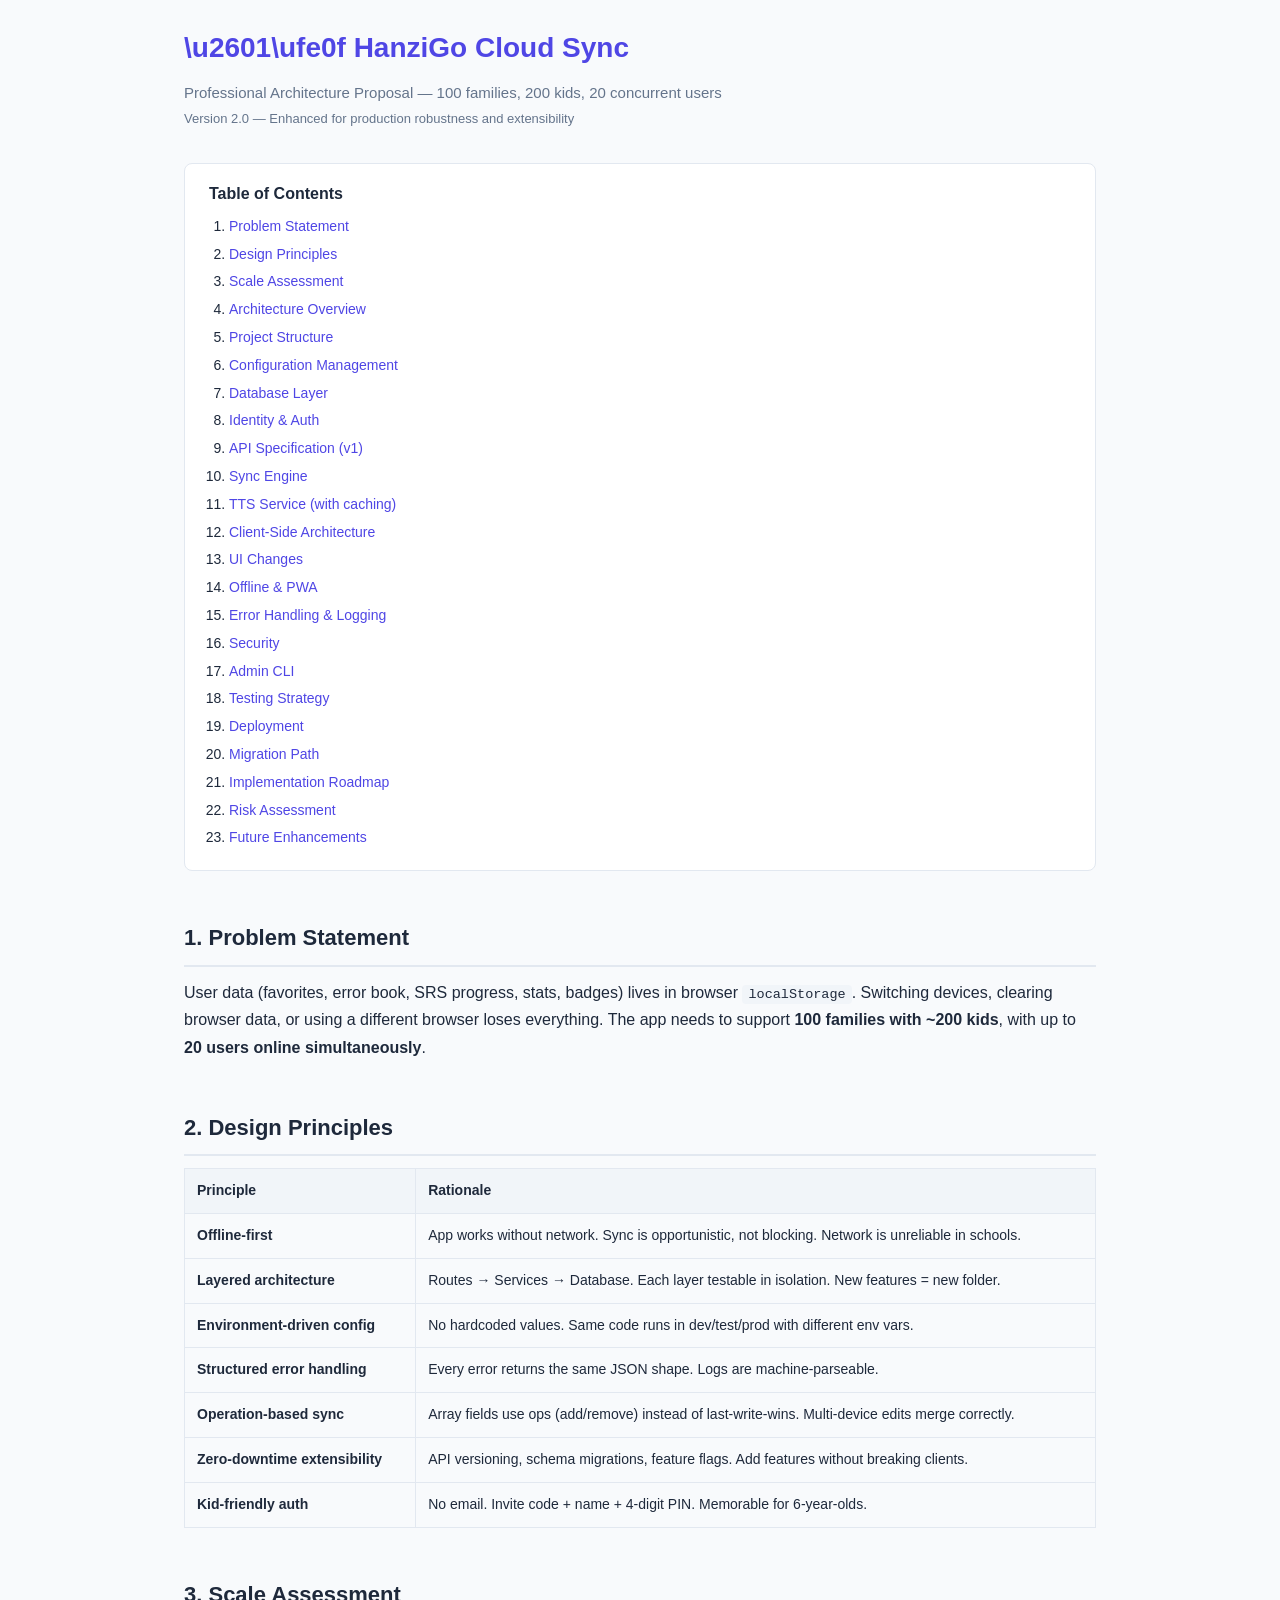
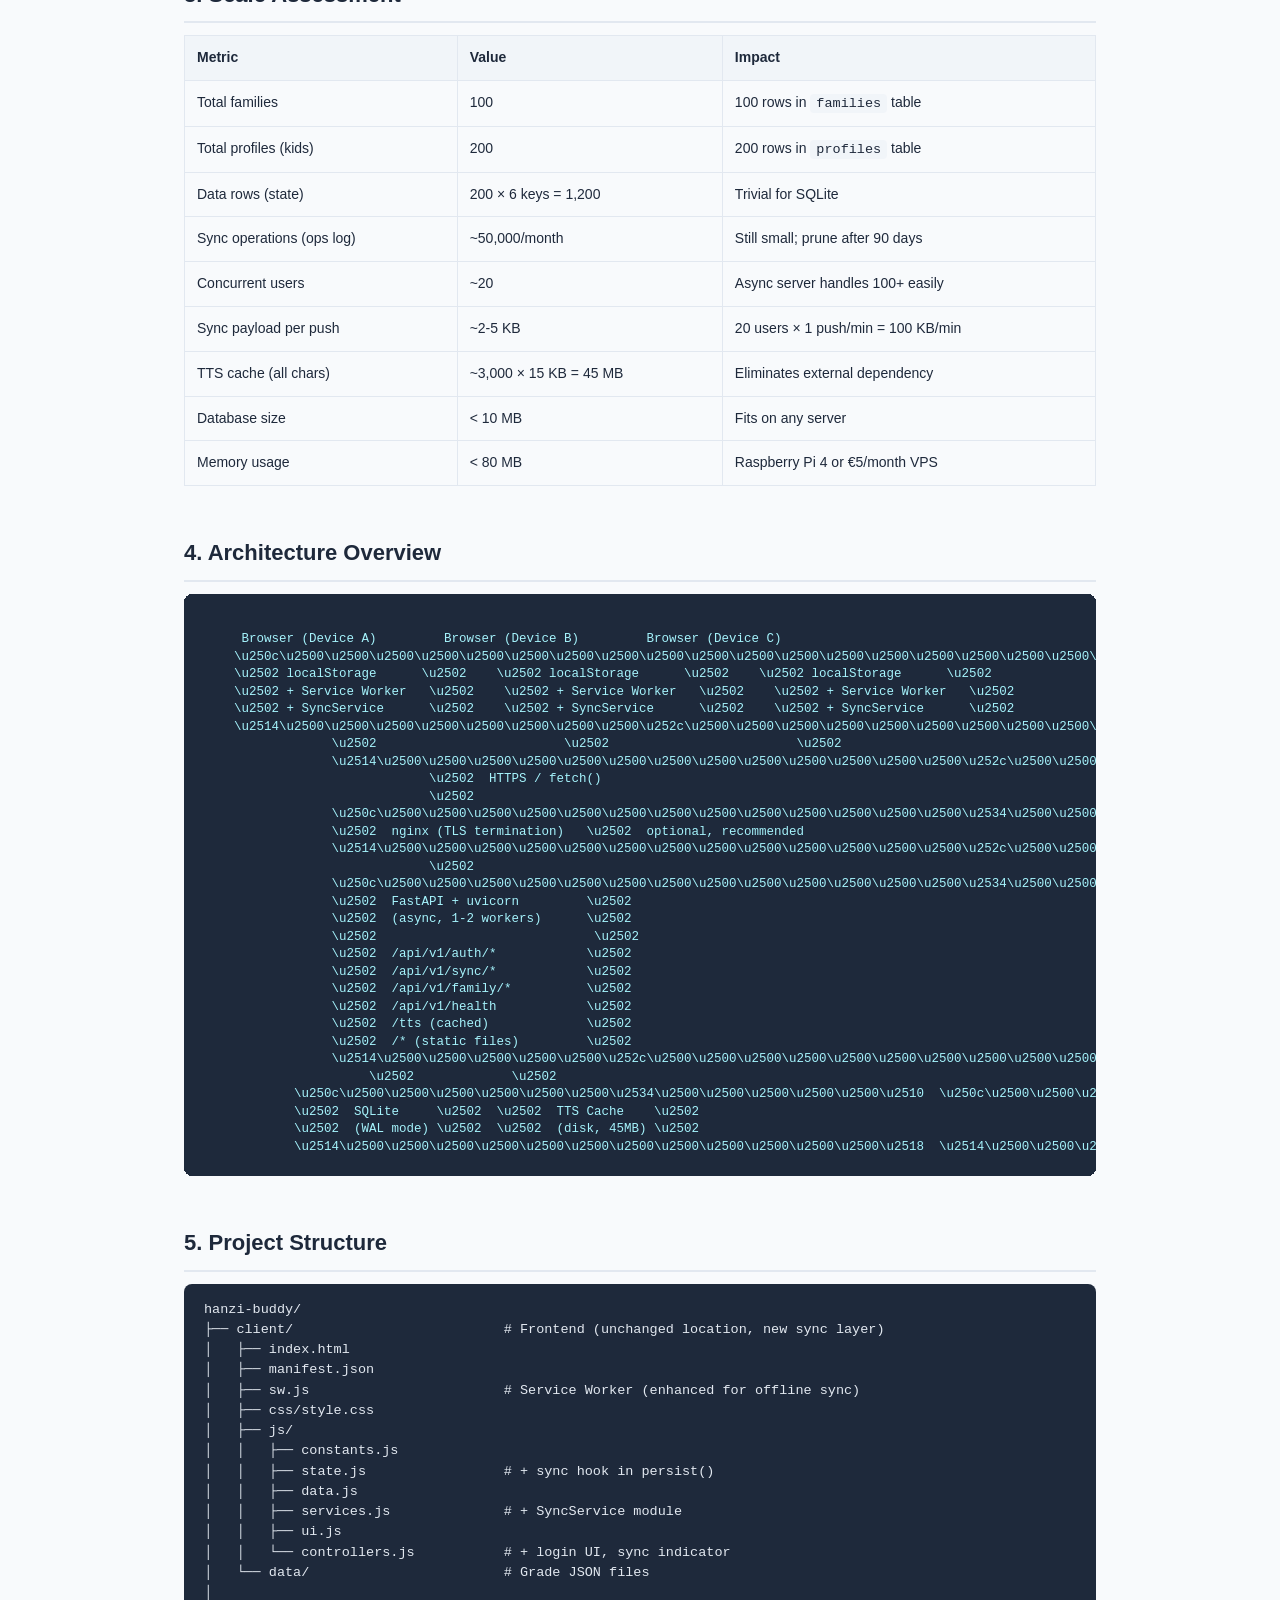
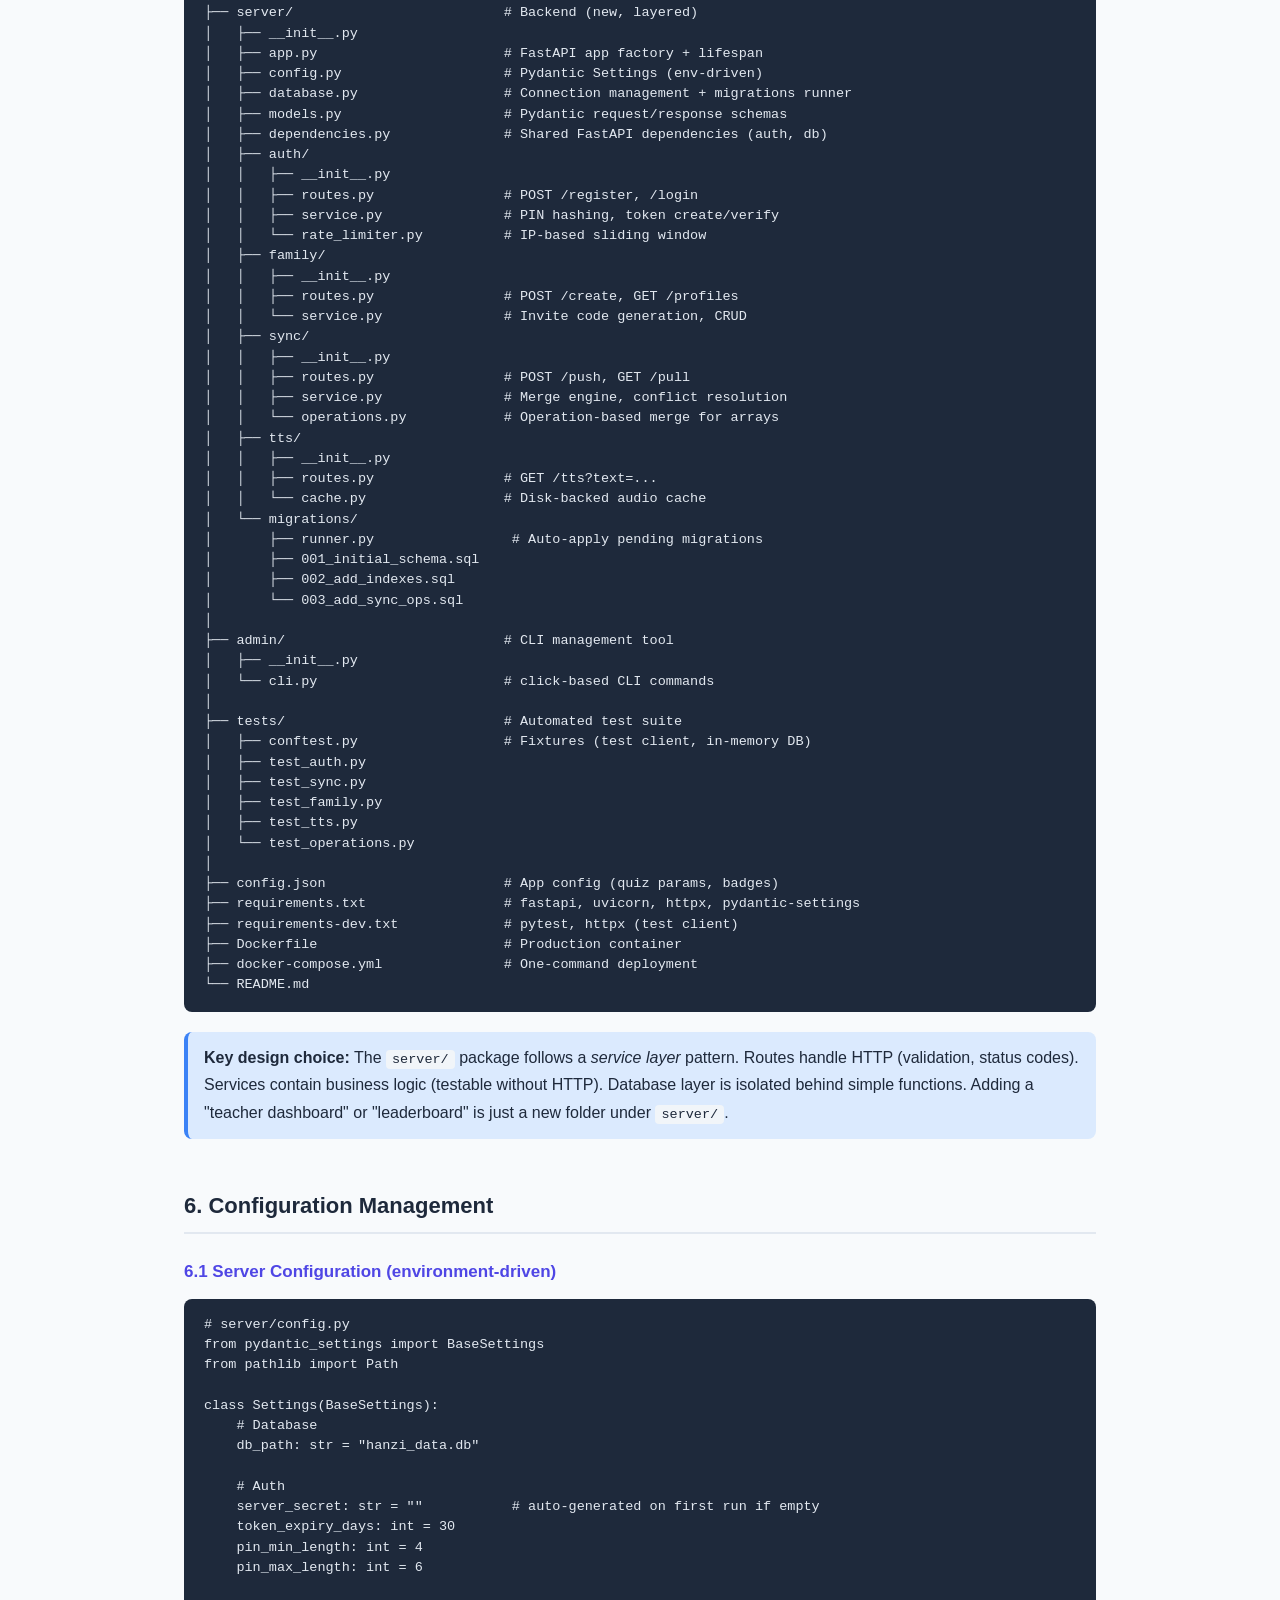
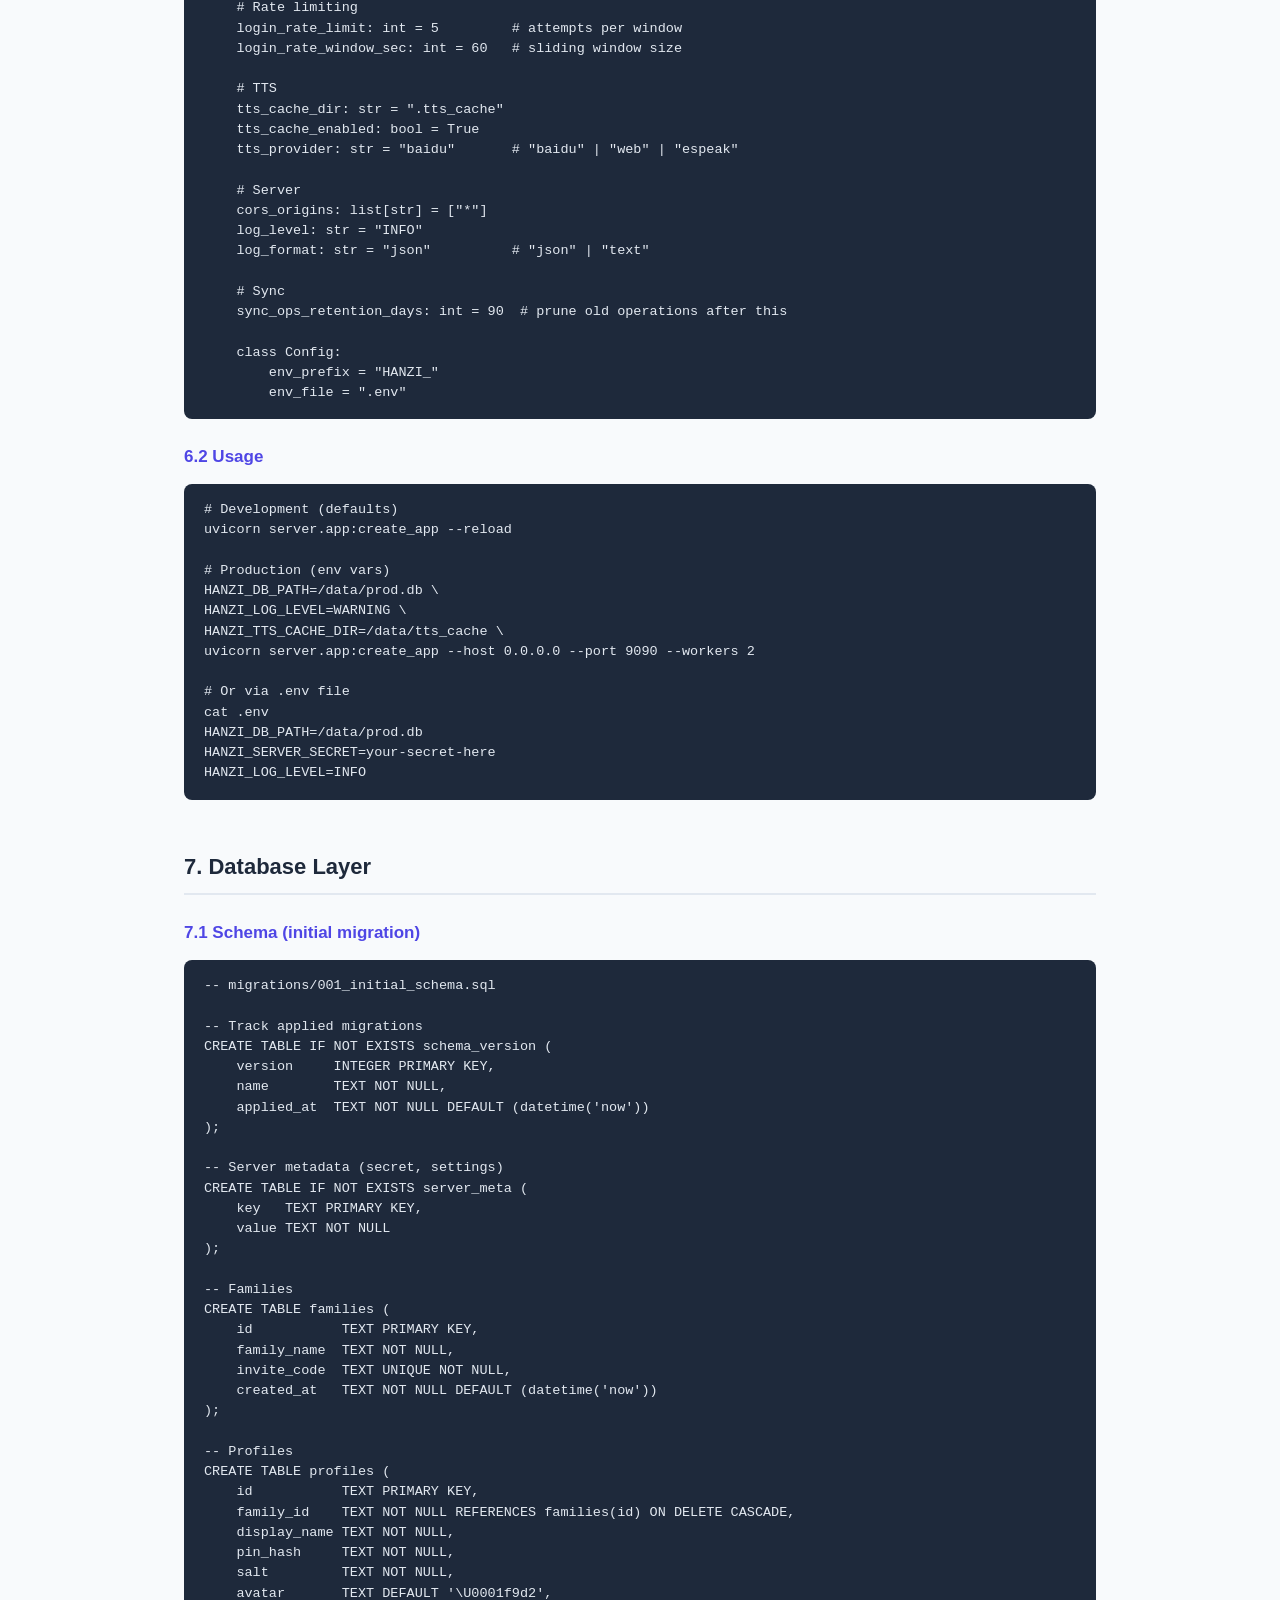
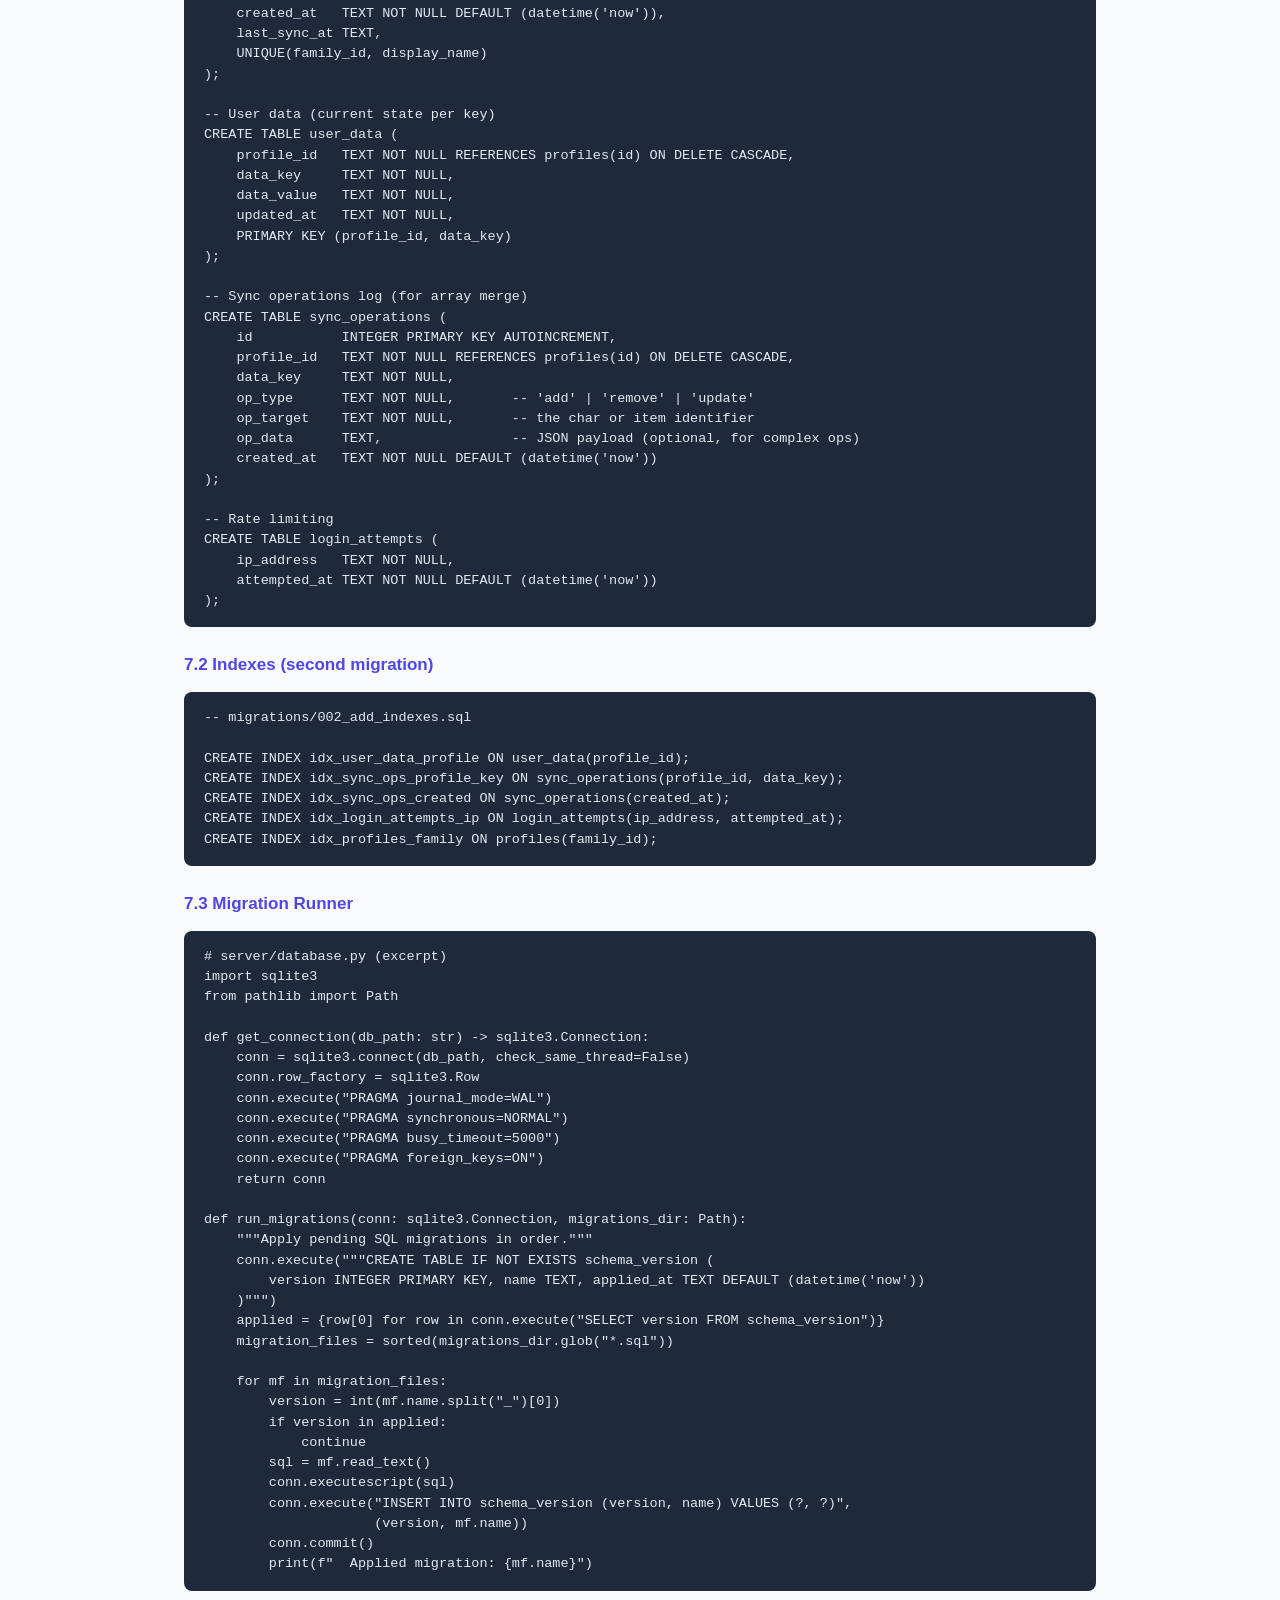
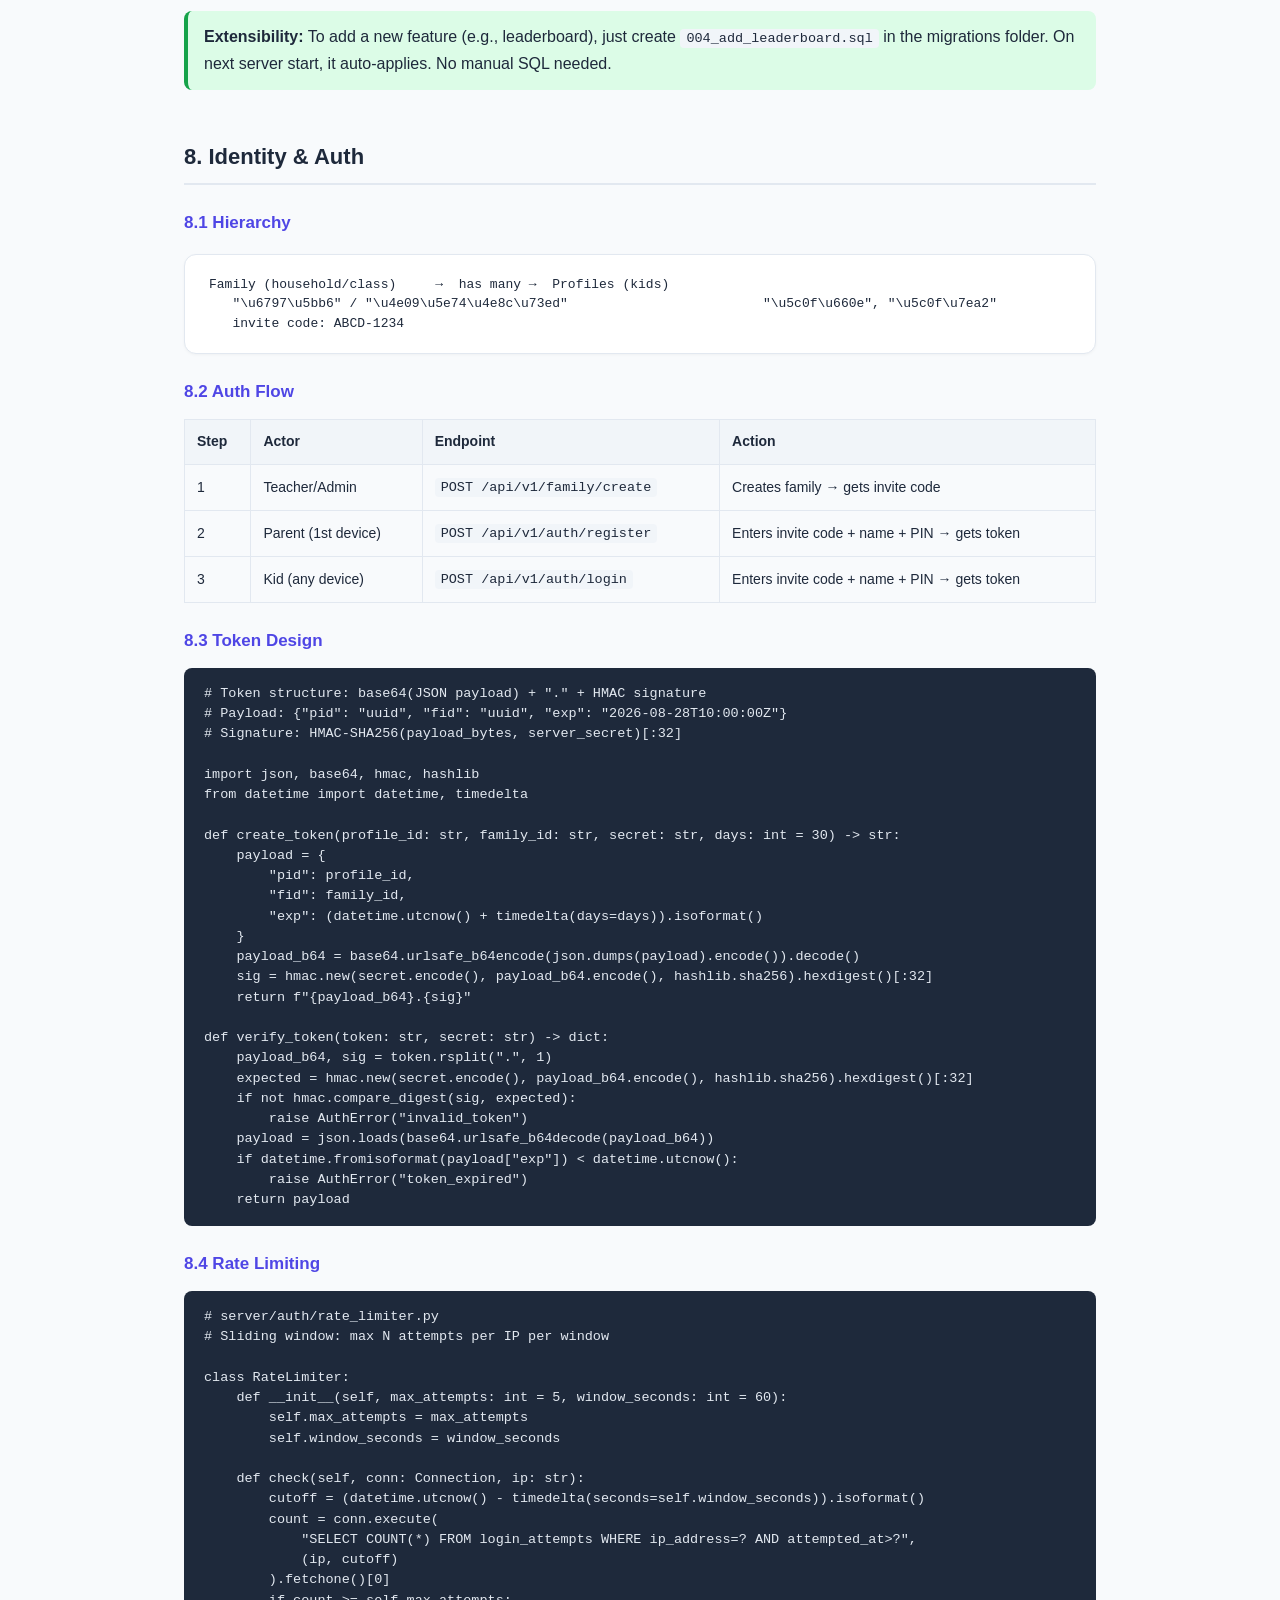
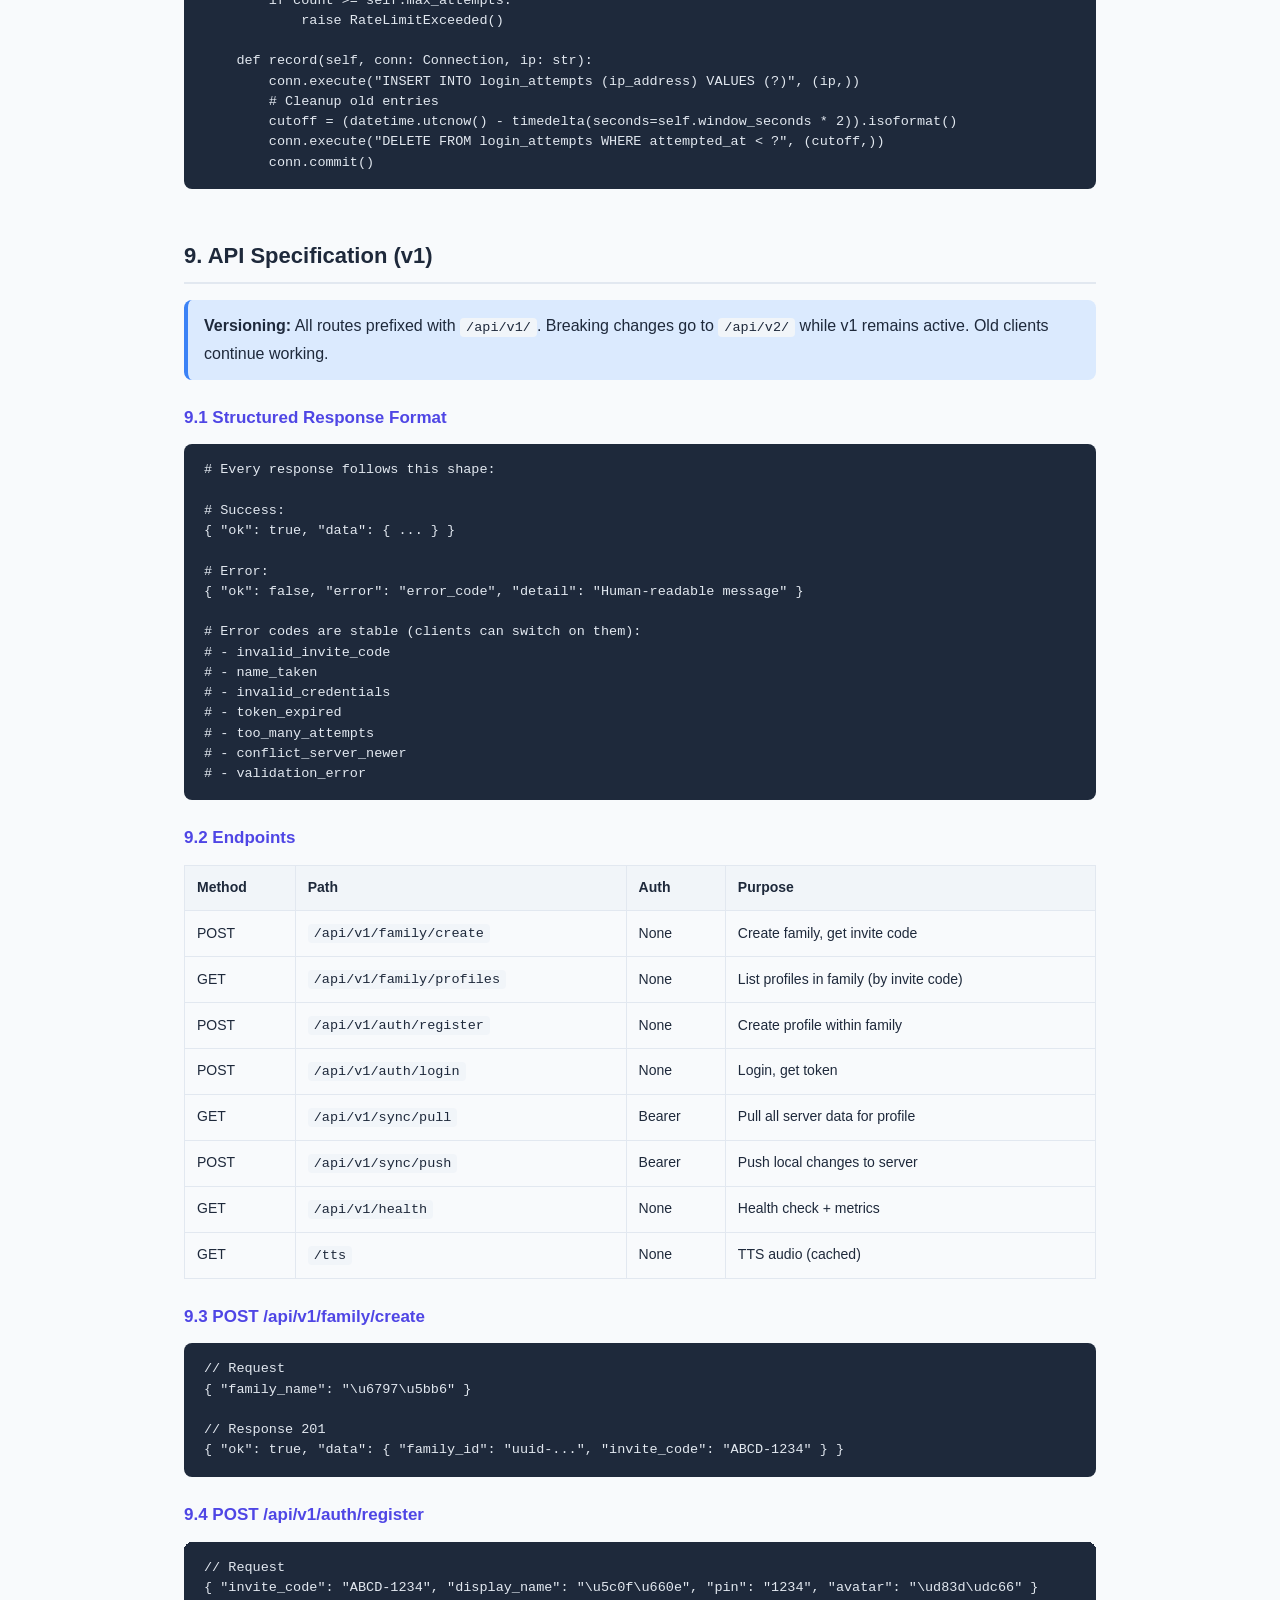
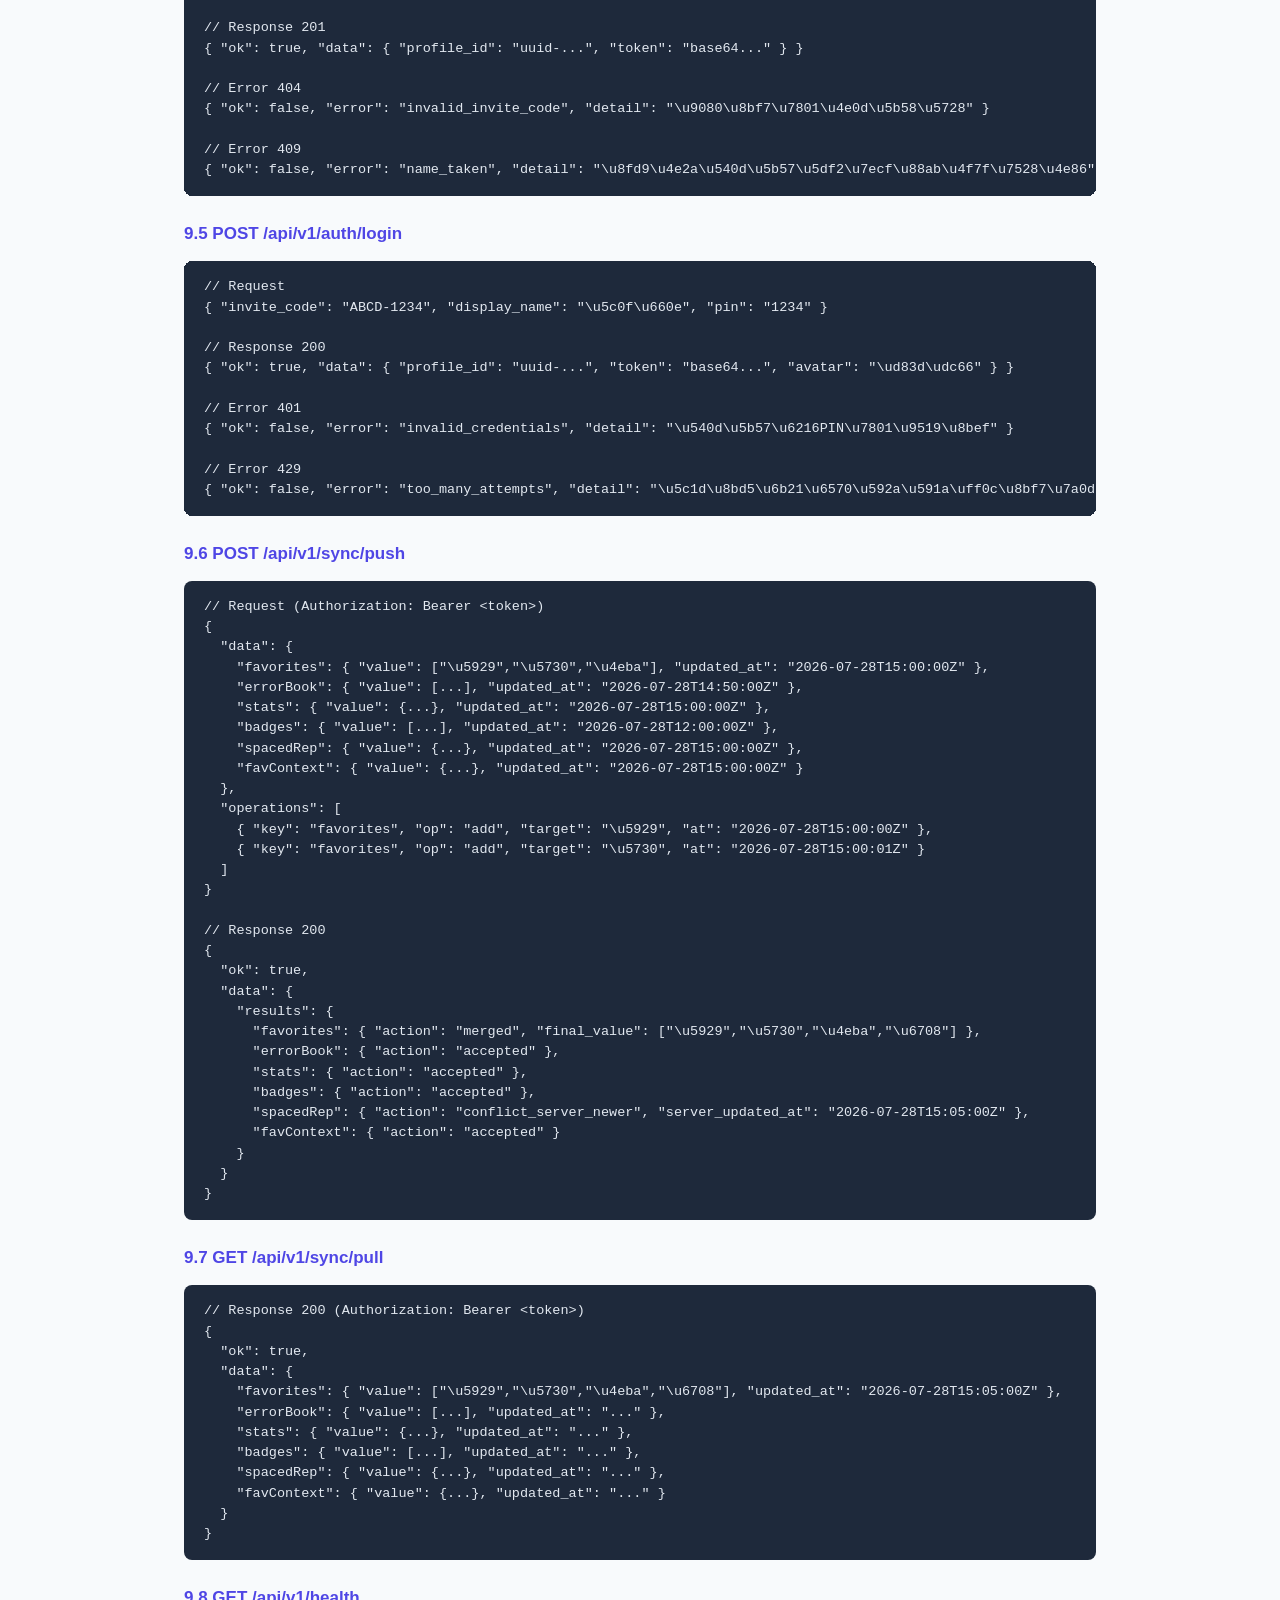
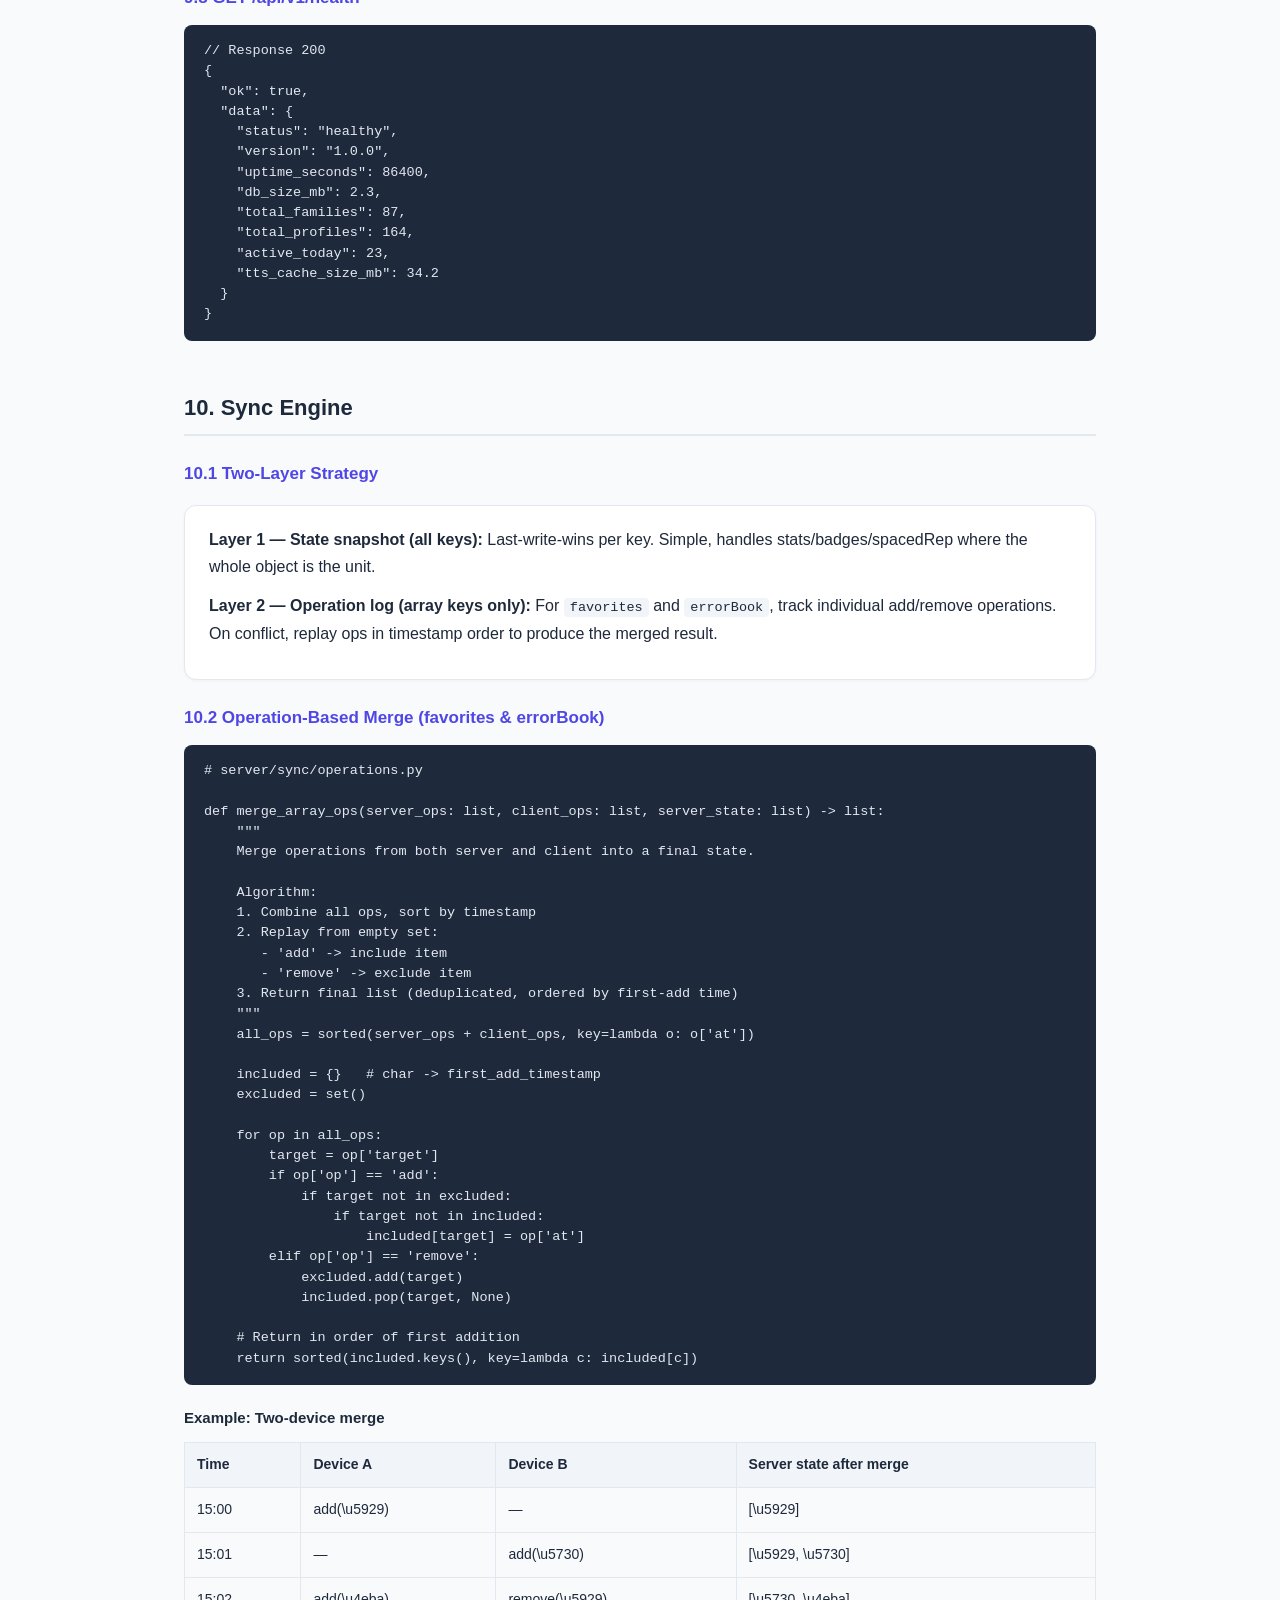
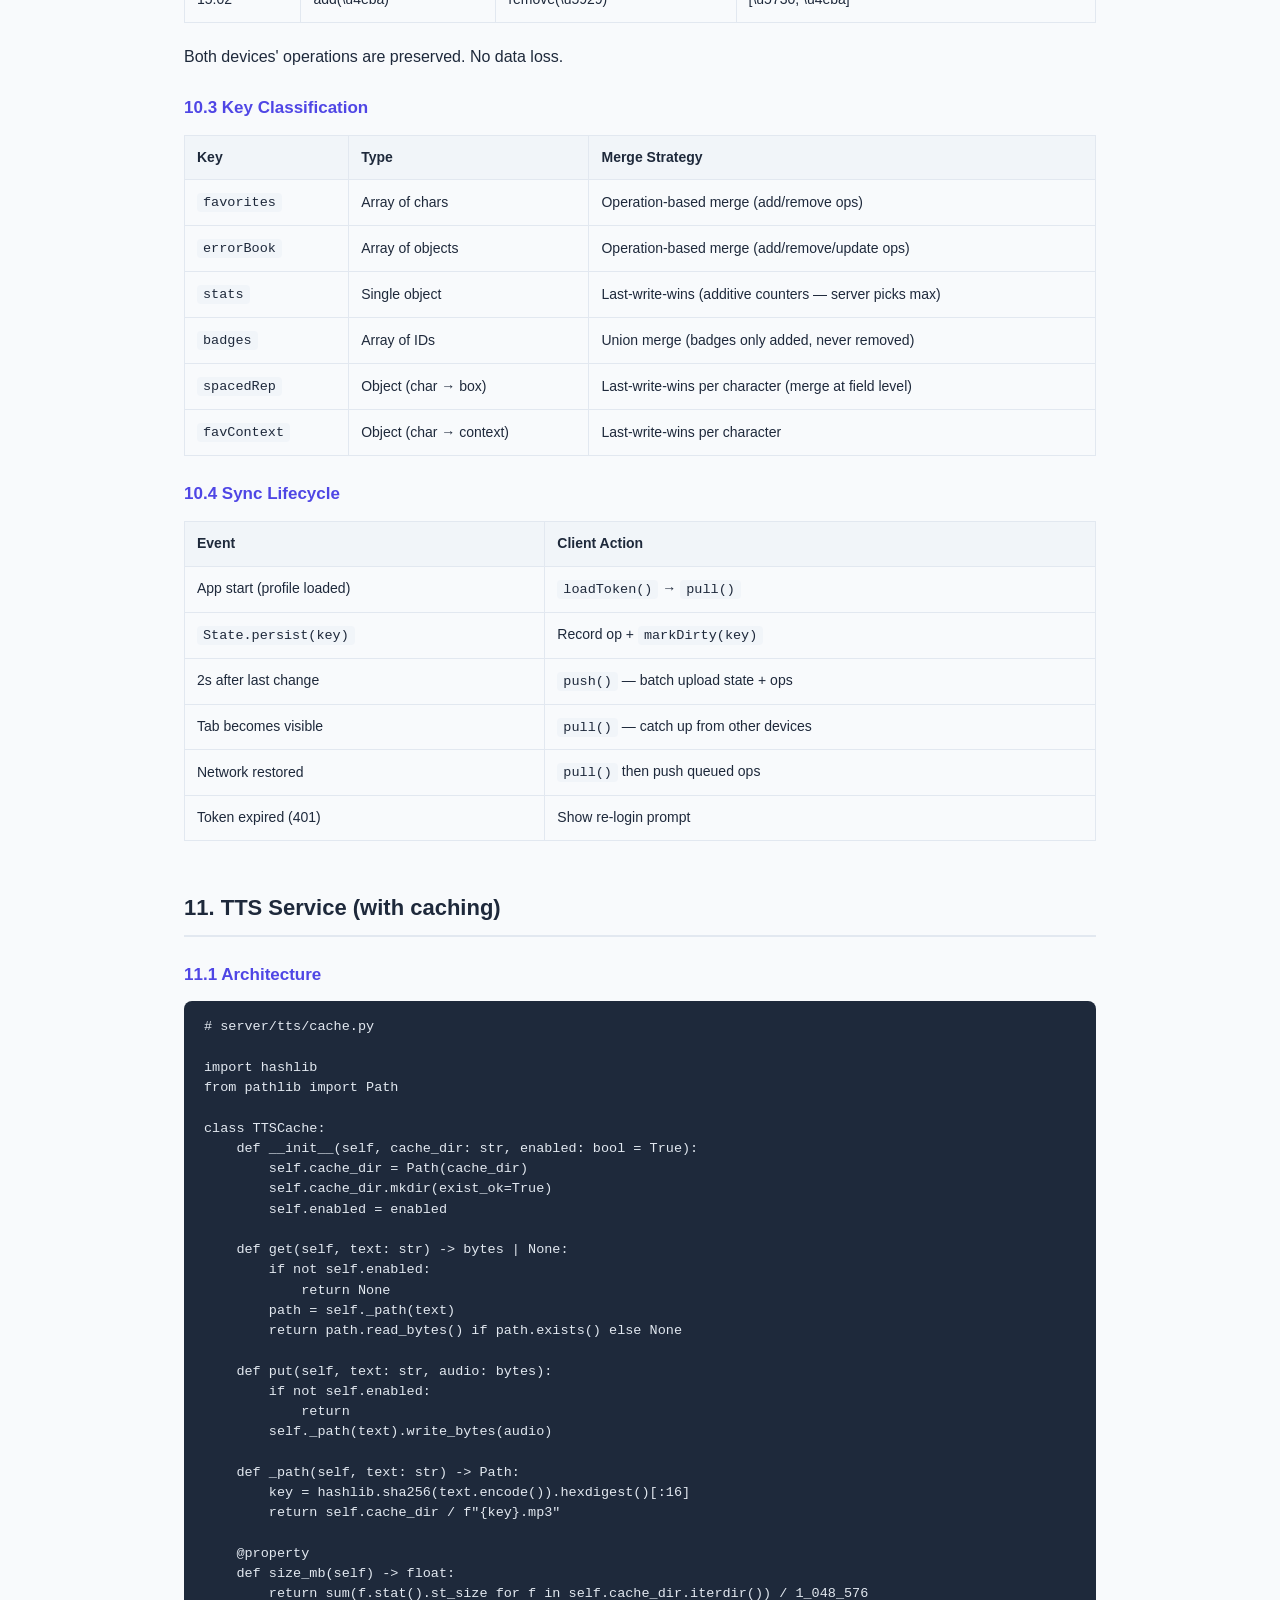
<file: docs/cloud-sync-proposal.html>
<!DOCTYPE html>
<html lang="en">
<head>
<meta charset="UTF-8">
<meta name="viewport" content="width=device-width, initial-scale=1.0">
<title>HanziGo Cloud Sync — Professional Architecture Proposal</title>
<style>
  :root { --bg: #f8fafc; --surface: #ffffff; --text: #1e293b; --text-muted: #64748b; --primary: #4f46e5; --border: #e2e8f0; --code-bg: #f1f5f9; --accent: #059669; }
  * { box-sizing: border-box; margin: 0; padding: 0; }
  body { font-family: -apple-system, BlinkMacSystemFont, "Segoe UI", Roboto, sans-serif; background: var(--bg); color: var(--text); line-height: 1.7; padding: 24px; max-width: 960px; margin: 0 auto; }
  h1 { font-size: 28px; margin-bottom: 8px; color: var(--primary); }
  h2 { font-size: 22px; margin-top: 48px; margin-bottom: 12px; padding-bottom: 8px; border-bottom: 2px solid var(--border); }
  h3 { font-size: 17px; margin-top: 24px; margin-bottom: 8px; color: var(--primary); }
  h4 { font-size: 15px; margin-top: 16px; margin-bottom: 6px; color: var(--text); }
  p { margin-bottom: 12px; }
  ul, ol { margin: 8px 0 16px 24px; }
  li { margin-bottom: 6px; }
  code { background: var(--code-bg); padding: 2px 6px; border-radius: 4px; font-size: 13.5px; font-family: "JetBrains Mono", "Fira Code", monospace; }
  pre { background: #1e293b; color: #e2e8f0; padding: 16px 20px; border-radius: 8px; overflow-x: auto; margin: 12px 0 20px; font-size: 13px; line-height: 1.5; }
  pre code { background: none; padding: 0; color: inherit; }
  table { width: 100%; border-collapse: collapse; margin: 12px 0 20px; font-size: 14px; }
  th, td { border: 1px solid var(--border); padding: 10px 12px; text-align: left; }
  th { background: var(--code-bg); font-weight: 600; }
  .card { background: var(--surface); border: 1px solid var(--border); border-radius: 12px; padding: 20px 24px; margin: 16px 0; box-shadow: 0 1px 3px rgba(0,0,0,0.04); }
  .subtitle { color: var(--text-muted); font-size: 15px; margin-bottom: 32px; }
  .diagram { background: #1e293b; color: #a5f3fc; padding: 20px; border-radius: 8px; font-family: monospace; font-size: 12.5px; line-height: 1.4; overflow-x: auto; white-space: pre; margin: 12px 0 20px; }
  .highlight { background: #fef3c7; padding: 12px 16px; border-radius: 8px; border-left: 4px solid #f59e0b; margin: 16px 0; }
  .highlight-blue { background: #dbeafe; padding: 12px 16px; border-radius: 8px; border-left: 4px solid #3b82f6; margin: 16px 0; }
  .highlight-green { background: #dcfce7; padding: 12px 16px; border-radius: 8px; border-left: 4px solid #16a34a; margin: 16px 0; }
  .step-num { display: inline-block; background: var(--primary); color: white; width: 24px; height: 24px; border-radius: 50%; text-align: center; line-height: 24px; font-size: 12px; font-weight: bold; margin-right: 8px; }
  .tag { display: inline-block; font-size: 11px; padding: 2px 8px; border-radius: 10px; margin-right: 4px; vertical-align: middle; }
  .tag-new { background: #dcfce7; color: #166534; }
  .tag-edit { background: #dbeafe; color: #1e40af; }
  .tag-rewrite { background: #fed7aa; color: #9a3412; }
  .toc { background: var(--surface); border: 1px solid var(--border); border-radius: 8px; padding: 16px 24px; margin: 24px 0; }
  .toc a { color: var(--primary); text-decoration: none; }
  .toc a:hover { text-decoration: underline; }
  .toc ol { margin: 8px 0 0 20px; }
  .toc li { margin-bottom: 4px; font-size: 14px; }
  footer { margin-top: 48px; padding-top: 16px; border-top: 1px solid var(--border); color: var(--text-muted); font-size: 13px; }
</style>
</head>
<body>

<h1>\u2601\ufe0f HanziGo Cloud Sync</h1>
<p class="subtitle">Professional Architecture Proposal &mdash; 100 families, 200 kids, 20 concurrent users<br>
<span style="font-size:13px">Version 2.0 &mdash; Enhanced for production robustness and extensibility</span></p>

<div class="toc">
  <strong>Table of Contents</strong>
  <ol>
    <li><a href="#s1">Problem Statement</a></li>
    <li><a href="#s2">Design Principles</a></li>
    <li><a href="#s3">Scale Assessment</a></li>
    <li><a href="#s4">Architecture Overview</a></li>
    <li><a href="#s5">Project Structure</a></li>
    <li><a href="#s6">Configuration Management</a></li>
    <li><a href="#s7">Database Layer</a></li>
    <li><a href="#s8">Identity &amp; Auth</a></li>
    <li><a href="#s9">API Specification (v1)</a></li>
    <li><a href="#s10">Sync Engine</a></li>
    <li><a href="#s11">TTS Service (with caching)</a></li>
    <li><a href="#s12">Client-Side Architecture</a></li>
    <li><a href="#s13">UI Changes</a></li>
    <li><a href="#s14">Offline &amp; PWA</a></li>
    <li><a href="#s15">Error Handling &amp; Logging</a></li>
    <li><a href="#s16">Security</a></li>
    <li><a href="#s17">Admin CLI</a></li>
    <li><a href="#s18">Testing Strategy</a></li>
    <li><a href="#s19">Deployment</a></li>
    <li><a href="#s20">Migration Path</a></li>
    <li><a href="#s21">Implementation Roadmap</a></li>
    <li><a href="#s22">Risk Assessment</a></li>
    <li><a href="#s23">Future Enhancements</a></li>
  </ol>
</div>

<h2 id="s1">1. Problem Statement</h2>
<p>User data (favorites, error book, SRS progress, stats, badges) lives in browser <code>localStorage</code>. Switching devices, clearing browser data, or using a different browser loses everything. The app needs to support <strong>100 families with ~200 kids</strong>, with up to <strong>20 users online simultaneously</strong>.</p>

<h2 id="s2">2. Design Principles</h2>
<table>
  <tr><th>Principle</th><th>Rationale</th></tr>
  <tr><td><strong>Offline-first</strong></td><td>App works without network. Sync is opportunistic, not blocking. Network is unreliable in schools.</td></tr>
  <tr><td><strong>Layered architecture</strong></td><td>Routes &rarr; Services &rarr; Database. Each layer testable in isolation. New features = new folder.</td></tr>
  <tr><td><strong>Environment-driven config</strong></td><td>No hardcoded values. Same code runs in dev/test/prod with different env vars.</td></tr>
  <tr><td><strong>Structured error handling</strong></td><td>Every error returns the same JSON shape. Logs are machine-parseable.</td></tr>
  <tr><td><strong>Operation-based sync</strong></td><td>Array fields use ops (add/remove) instead of last-write-wins. Multi-device edits merge correctly.</td></tr>
  <tr><td><strong>Zero-downtime extensibility</strong></td><td>API versioning, schema migrations, feature flags. Add features without breaking clients.</td></tr>
  <tr><td><strong>Kid-friendly auth</strong></td><td>No email. Invite code + name + 4-digit PIN. Memorable for 6-year-olds.</td></tr>
</table>

<h2 id="s3">3. Scale Assessment</h2>
<table>
  <tr><th>Metric</th><th>Value</th><th>Impact</th></tr>
  <tr><td>Total families</td><td>100</td><td>100 rows in <code>families</code> table</td></tr>
  <tr><td>Total profiles (kids)</td><td>200</td><td>200 rows in <code>profiles</code> table</td></tr>
  <tr><td>Data rows (state)</td><td>200 &times; 6 keys = 1,200</td><td>Trivial for SQLite</td></tr>
  <tr><td>Sync operations (ops log)</td><td>~50,000/month</td><td>Still small; prune after 90 days</td></tr>
  <tr><td>Concurrent users</td><td>~20</td><td>Async server handles 100+ easily</td></tr>
  <tr><td>Sync payload per push</td><td>~2-5 KB</td><td>20 users &times; 1 push/min = 100 KB/min</td></tr>
  <tr><td>TTS cache (all chars)</td><td>~3,000 &times; 15 KB = 45 MB</td><td>Eliminates external dependency</td></tr>
  <tr><td>Database size</td><td>&lt; 10 MB</td><td>Fits on any server</td></tr>
  <tr><td>Memory usage</td><td>&lt; 80 MB</td><td>Raspberry Pi 4 or &euro;5/month VPS</td></tr>
</table>

<h2 id="s4">4. Architecture Overview</h2>
<div class="diagram">
     Browser (Device A)         Browser (Device B)         Browser (Device C)
    \u250c\u2500\u2500\u2500\u2500\u2500\u2500\u2500\u2500\u2500\u2500\u2500\u2500\u2500\u2500\u2500\u2500\u2500\u2500\u2510    \u250c\u2500\u2500\u2500\u2500\u2500\u2500\u2500\u2500\u2500\u2500\u2500\u2500\u2500\u2500\u2500\u2500\u2500\u2500\u2510    \u250c\u2500\u2500\u2500\u2500\u2500\u2500\u2500\u2500\u2500\u2500\u2500\u2500\u2500\u2500\u2500\u2500\u2500\u2500\u2510
    \u2502 localStorage      \u2502    \u2502 localStorage      \u2502    \u2502 localStorage      \u2502
    \u2502 + Service Worker   \u2502    \u2502 + Service Worker   \u2502    \u2502 + Service Worker   \u2502
    \u2502 + SyncService      \u2502    \u2502 + SyncService      \u2502    \u2502 + SyncService      \u2502
    \u2514\u2500\u2500\u2500\u2500\u2500\u2500\u2500\u2500\u252c\u2500\u2500\u2500\u2500\u2500\u2500\u2500\u2500\u2500\u2518    \u2514\u2500\u2500\u2500\u2500\u2500\u2500\u2500\u2500\u252c\u2500\u2500\u2500\u2500\u2500\u2500\u2500\u2500\u2500\u2518    \u2514\u2500\u2500\u2500\u2500\u2500\u2500\u2500\u2500\u252c\u2500\u2500\u2500\u2500\u2500\u2500\u2500\u2500\u2500\u2518
                 \u2502                         \u2502                         \u2502
                 \u2514\u2500\u2500\u2500\u2500\u2500\u2500\u2500\u2500\u2500\u2500\u2500\u2500\u2500\u252c\u2500\u2500\u2500\u2500\u2500\u2500\u2500\u2500\u2500\u2500\u2500\u2500\u2500\u2518
                              \u2502  HTTPS / fetch()
                              \u2502
                 \u250c\u2500\u2500\u2500\u2500\u2500\u2500\u2500\u2500\u2500\u2500\u2500\u2500\u2500\u2534\u2500\u2500\u2500\u2500\u2500\u2500\u2500\u2500\u2500\u2500\u2500\u2500\u2500\u2500\u2500\u2510
                 \u2502  nginx (TLS termination)   \u2502  optional, recommended
                 \u2514\u2500\u2500\u2500\u2500\u2500\u2500\u2500\u2500\u2500\u2500\u2500\u2500\u2500\u252c\u2500\u2500\u2500\u2500\u2500\u2500\u2500\u2500\u2500\u2500\u2500\u2500\u2500\u2500\u2500\u2518
                              \u2502
                 \u250c\u2500\u2500\u2500\u2500\u2500\u2500\u2500\u2500\u2500\u2500\u2500\u2500\u2500\u2534\u2500\u2500\u2500\u2500\u2500\u2500\u2500\u2500\u2500\u2500\u2500\u2500\u2500\u2500\u2500\u2510
                 \u2502  FastAPI + uvicorn         \u2502
                 \u2502  (async, 1-2 workers)      \u2502
                 \u2502                             \u2502
                 \u2502  /api/v1/auth/*            \u2502
                 \u2502  /api/v1/sync/*            \u2502
                 \u2502  /api/v1/family/*          \u2502
                 \u2502  /api/v1/health            \u2502
                 \u2502  /tts (cached)             \u2502
                 \u2502  /* (static files)         \u2502
                 \u2514\u2500\u2500\u2500\u2500\u2500\u252c\u2500\u2500\u2500\u2500\u2500\u2500\u2500\u2500\u2500\u2500\u2500\u2500\u2500\u252c\u2500\u2500\u2500\u2500\u2500\u2500\u2500\u2500\u2500\u2500\u2500\u2518
                      \u2502             \u2502
            \u250c\u2500\u2500\u2500\u2500\u2500\u2500\u2534\u2500\u2500\u2500\u2500\u2500\u2510  \u250c\u2500\u2500\u2534\u2500\u2500\u2500\u2500\u2500\u2500\u2500\u2500\u2500\u2500\u2510
            \u2502  SQLite     \u2502  \u2502  TTS Cache    \u2502
            \u2502  (WAL mode) \u2502  \u2502  (disk, 45MB) \u2502
            \u2514\u2500\u2500\u2500\u2500\u2500\u2500\u2500\u2500\u2500\u2500\u2500\u2500\u2518  \u2514\u2500\u2500\u2500\u2500\u2500\u2500\u2500\u2500\u2500\u2500\u2500\u2500\u2500\u2518
</div>

<h2 id="s5">5. Project Structure</h2>
<pre><code>hanzi-buddy/
├── client/                          # Frontend (unchanged location, new sync layer)
│   ├── index.html
│   ├── manifest.json
│   ├── sw.js                        # Service Worker (enhanced for offline sync)
│   ├── css/style.css
│   ├── js/
│   │   ├── constants.js
│   │   ├── state.js                 # + sync hook in persist()
│   │   ├── data.js
│   │   ├── services.js              # + SyncService module
│   │   ├── ui.js
│   │   └── controllers.js           # + login UI, sync indicator
│   └── data/                        # Grade JSON files
│
├── server/                          # Backend (new, layered)
│   ├── __init__.py
│   ├── app.py                       # FastAPI app factory + lifespan
│   ├── config.py                    # Pydantic Settings (env-driven)
│   ├── database.py                  # Connection management + migrations runner
│   ├── models.py                    # Pydantic request/response schemas
│   ├── dependencies.py              # Shared FastAPI dependencies (auth, db)
│   ├── auth/
│   │   ├── __init__.py
│   │   ├── routes.py                # POST /register, /login
│   │   ├── service.py               # PIN hashing, token create/verify
│   │   └── rate_limiter.py          # IP-based sliding window
│   ├── family/
│   │   ├── __init__.py
│   │   ├── routes.py                # POST /create, GET /profiles
│   │   └── service.py               # Invite code generation, CRUD
│   ├── sync/
│   │   ├── __init__.py
│   │   ├── routes.py                # POST /push, GET /pull
│   │   ├── service.py               # Merge engine, conflict resolution
│   │   └── operations.py            # Operation-based merge for arrays
│   ├── tts/
│   │   ├── __init__.py
│   │   ├── routes.py                # GET /tts?text=...
│   │   └── cache.py                 # Disk-backed audio cache
│   └── migrations/
│       ├── runner.py                 # Auto-apply pending migrations
│       ├── 001_initial_schema.sql
│       ├── 002_add_indexes.sql
│       └── 003_add_sync_ops.sql
│
├── admin/                           # CLI management tool
│   ├── __init__.py
│   └── cli.py                       # click-based CLI commands
│
├── tests/                           # Automated test suite
│   ├── conftest.py                  # Fixtures (test client, in-memory DB)
│   ├── test_auth.py
│   ├── test_sync.py
│   ├── test_family.py
│   ├── test_tts.py
│   └── test_operations.py
│
├── config.json                      # App config (quiz params, badges)
├── requirements.txt                 # fastapi, uvicorn, httpx, pydantic-settings
├── requirements-dev.txt             # pytest, httpx (test client)
├── Dockerfile                       # Production container
├── docker-compose.yml               # One-command deployment
└── README.md</code></pre>

<div class="highlight-blue">
<strong>Key design choice:</strong> The <code>server/</code> package follows a <em>service layer</em> pattern. Routes handle HTTP (validation, status codes). Services contain business logic (testable without HTTP). Database layer is isolated behind simple functions. Adding a "teacher dashboard" or "leaderboard" is just a new folder under <code>server/</code>.
</div>

<h2 id="s6">6. Configuration Management</h2>

<h3>6.1 Server Configuration (environment-driven)</h3>
<pre><code># server/config.py
from pydantic_settings import BaseSettings
from pathlib import Path

class Settings(BaseSettings):
    # Database
    db_path: str = "hanzi_data.db"

    # Auth
    server_secret: str = ""           # auto-generated on first run if empty
    token_expiry_days: int = 30
    pin_min_length: int = 4
    pin_max_length: int = 6

    # Rate limiting
    login_rate_limit: int = 5         # attempts per window
    login_rate_window_sec: int = 60   # sliding window size

    # TTS
    tts_cache_dir: str = ".tts_cache"
    tts_cache_enabled: bool = True
    tts_provider: str = "baidu"       # "baidu" | "web" | "espeak"

    # Server
    cors_origins: list[str] = ["*"]
    log_level: str = "INFO"
    log_format: str = "json"          # "json" | "text"

    # Sync
    sync_ops_retention_days: int = 90  # prune old operations after this

    class Config:
        env_prefix = "HANZI_"
        env_file = ".env"</code></pre>

<h3>6.2 Usage</h3>
<pre><code># Development (defaults)
uvicorn server.app:create_app --reload

# Production (env vars)
HANZI_DB_PATH=/data/prod.db \
HANZI_LOG_LEVEL=WARNING \
HANZI_TTS_CACHE_DIR=/data/tts_cache \
uvicorn server.app:create_app --host 0.0.0.0 --port 9090 --workers 2

# Or via .env file
cat .env
HANZI_DB_PATH=/data/prod.db
HANZI_SERVER_SECRET=your-secret-here
HANZI_LOG_LEVEL=INFO</code></pre>

<h2 id="s7">7. Database Layer</h2>

<h3>7.1 Schema (initial migration)</h3>
<pre><code>-- migrations/001_initial_schema.sql

-- Track applied migrations
CREATE TABLE IF NOT EXISTS schema_version (
    version     INTEGER PRIMARY KEY,
    name        TEXT NOT NULL,
    applied_at  TEXT NOT NULL DEFAULT (datetime('now'))
);

-- Server metadata (secret, settings)
CREATE TABLE IF NOT EXISTS server_meta (
    key   TEXT PRIMARY KEY,
    value TEXT NOT NULL
);

-- Families
CREATE TABLE families (
    id           TEXT PRIMARY KEY,
    family_name  TEXT NOT NULL,
    invite_code  TEXT UNIQUE NOT NULL,
    created_at   TEXT NOT NULL DEFAULT (datetime('now'))
);

-- Profiles
CREATE TABLE profiles (
    id           TEXT PRIMARY KEY,
    family_id    TEXT NOT NULL REFERENCES families(id) ON DELETE CASCADE,
    display_name TEXT NOT NULL,
    pin_hash     TEXT NOT NULL,
    salt         TEXT NOT NULL,
    avatar       TEXT DEFAULT '\U0001f9d2',
    created_at   TEXT NOT NULL DEFAULT (datetime('now')),
    last_sync_at TEXT,
    UNIQUE(family_id, display_name)
);

-- User data (current state per key)
CREATE TABLE user_data (
    profile_id   TEXT NOT NULL REFERENCES profiles(id) ON DELETE CASCADE,
    data_key     TEXT NOT NULL,
    data_value   TEXT NOT NULL,
    updated_at   TEXT NOT NULL,
    PRIMARY KEY (profile_id, data_key)
);

-- Sync operations log (for array merge)
CREATE TABLE sync_operations (
    id           INTEGER PRIMARY KEY AUTOINCREMENT,
    profile_id   TEXT NOT NULL REFERENCES profiles(id) ON DELETE CASCADE,
    data_key     TEXT NOT NULL,
    op_type      TEXT NOT NULL,       -- 'add' | 'remove' | 'update'
    op_target    TEXT NOT NULL,       -- the char or item identifier
    op_data      TEXT,                -- JSON payload (optional, for complex ops)
    created_at   TEXT NOT NULL DEFAULT (datetime('now'))
);

-- Rate limiting
CREATE TABLE login_attempts (
    ip_address   TEXT NOT NULL,
    attempted_at TEXT NOT NULL DEFAULT (datetime('now'))
);</code></pre>

<h3>7.2 Indexes (second migration)</h3>
<pre><code>-- migrations/002_add_indexes.sql

CREATE INDEX idx_user_data_profile ON user_data(profile_id);
CREATE INDEX idx_sync_ops_profile_key ON sync_operations(profile_id, data_key);
CREATE INDEX idx_sync_ops_created ON sync_operations(created_at);
CREATE INDEX idx_login_attempts_ip ON login_attempts(ip_address, attempted_at);
CREATE INDEX idx_profiles_family ON profiles(family_id);</code></pre>

<h3>7.3 Migration Runner</h3>
<pre><code># server/database.py (excerpt)
import sqlite3
from pathlib import Path

def get_connection(db_path: str) -> sqlite3.Connection:
    conn = sqlite3.connect(db_path, check_same_thread=False)
    conn.row_factory = sqlite3.Row
    conn.execute("PRAGMA journal_mode=WAL")
    conn.execute("PRAGMA synchronous=NORMAL")
    conn.execute("PRAGMA busy_timeout=5000")
    conn.execute("PRAGMA foreign_keys=ON")
    return conn

def run_migrations(conn: sqlite3.Connection, migrations_dir: Path):
    """Apply pending SQL migrations in order."""
    conn.execute("""CREATE TABLE IF NOT EXISTS schema_version (
        version INTEGER PRIMARY KEY, name TEXT, applied_at TEXT DEFAULT (datetime('now'))
    )""")
    applied = {row[0] for row in conn.execute("SELECT version FROM schema_version")}
    migration_files = sorted(migrations_dir.glob("*.sql"))

    for mf in migration_files:
        version = int(mf.name.split("_")[0])
        if version in applied:
            continue
        sql = mf.read_text()
        conn.executescript(sql)
        conn.execute("INSERT INTO schema_version (version, name) VALUES (?, ?)",
                     (version, mf.name))
        conn.commit()
        print(f"  Applied migration: {mf.name}")</code></pre>

<div class="highlight-green">
<strong>Extensibility:</strong> To add a new feature (e.g., leaderboard), just create <code>004_add_leaderboard.sql</code> in the migrations folder. On next server start, it auto-applies. No manual SQL needed.
</div>

<h2 id="s8">8. Identity &amp; Auth</h2>

<h3>8.1 Hierarchy</h3>
<div class="card">
<pre style="background:none;color:var(--text);padding:0;margin:0">Family (household/class)     &rarr;  has many &rarr;  Profiles (kids)
   "\u6797\u5bb6" / "\u4e09\u5e74\u4e8c\u73ed"                         "\u5c0f\u660e", "\u5c0f\u7ea2"
   invite code: ABCD-1234
</pre>
</div>

<h3>8.2 Auth Flow</h3>
<table>
  <tr><th>Step</th><th>Actor</th><th>Endpoint</th><th>Action</th></tr>
  <tr><td>1</td><td>Teacher/Admin</td><td><code>POST /api/v1/family/create</code></td><td>Creates family &rarr; gets invite code</td></tr>
  <tr><td>2</td><td>Parent (1st device)</td><td><code>POST /api/v1/auth/register</code></td><td>Enters invite code + name + PIN &rarr; gets token</td></tr>
  <tr><td>3</td><td>Kid (any device)</td><td><code>POST /api/v1/auth/login</code></td><td>Enters invite code + name + PIN &rarr; gets token</td></tr>
</table>

<h3>8.3 Token Design</h3>
<pre><code># Token structure: base64(JSON payload) + "." + HMAC signature
# Payload: {"pid": "uuid", "fid": "uuid", "exp": "2026-08-28T10:00:00Z"}
# Signature: HMAC-SHA256(payload_bytes, server_secret)[:32]

import json, base64, hmac, hashlib
from datetime import datetime, timedelta

def create_token(profile_id: str, family_id: str, secret: str, days: int = 30) -> str:
    payload = {
        "pid": profile_id,
        "fid": family_id,
        "exp": (datetime.utcnow() + timedelta(days=days)).isoformat()
    }
    payload_b64 = base64.urlsafe_b64encode(json.dumps(payload).encode()).decode()
    sig = hmac.new(secret.encode(), payload_b64.encode(), hashlib.sha256).hexdigest()[:32]
    return f"{payload_b64}.{sig}"

def verify_token(token: str, secret: str) -> dict:
    payload_b64, sig = token.rsplit(".", 1)
    expected = hmac.new(secret.encode(), payload_b64.encode(), hashlib.sha256).hexdigest()[:32]
    if not hmac.compare_digest(sig, expected):
        raise AuthError("invalid_token")
    payload = json.loads(base64.urlsafe_b64decode(payload_b64))
    if datetime.fromisoformat(payload["exp"]) < datetime.utcnow():
        raise AuthError("token_expired")
    return payload</code></pre>

<h3>8.4 Rate Limiting</h3>
<pre><code># server/auth/rate_limiter.py
# Sliding window: max N attempts per IP per window

class RateLimiter:
    def __init__(self, max_attempts: int = 5, window_seconds: int = 60):
        self.max_attempts = max_attempts
        self.window_seconds = window_seconds

    def check(self, conn: Connection, ip: str):
        cutoff = (datetime.utcnow() - timedelta(seconds=self.window_seconds)).isoformat()
        count = conn.execute(
            "SELECT COUNT(*) FROM login_attempts WHERE ip_address=? AND attempted_at>?",
            (ip, cutoff)
        ).fetchone()[0]
        if count >= self.max_attempts:
            raise RateLimitExceeded()

    def record(self, conn: Connection, ip: str):
        conn.execute("INSERT INTO login_attempts (ip_address) VALUES (?)", (ip,))
        # Cleanup old entries
        cutoff = (datetime.utcnow() - timedelta(seconds=self.window_seconds * 2)).isoformat()
        conn.execute("DELETE FROM login_attempts WHERE attempted_at < ?", (cutoff,))
        conn.commit()</code></pre>

<h2 id="s9">9. API Specification (v1)</h2>

<div class="highlight-blue">
<strong>Versioning:</strong> All routes prefixed with <code>/api/v1/</code>. Breaking changes go to <code>/api/v2/</code> while v1 remains active. Old clients continue working.
</div>

<h3>9.1 Structured Response Format</h3>
<pre><code># Every response follows this shape:

# Success:
{ "ok": true, "data": { ... } }

# Error:
{ "ok": false, "error": "error_code", "detail": "Human-readable message" }

# Error codes are stable (clients can switch on them):
# - invalid_invite_code
# - name_taken
# - invalid_credentials
# - token_expired
# - too_many_attempts
# - conflict_server_newer
# - validation_error</code></pre>

<h3>9.2 Endpoints</h3>
<table>
  <tr><th>Method</th><th>Path</th><th>Auth</th><th>Purpose</th></tr>
  <tr><td>POST</td><td><code>/api/v1/family/create</code></td><td>None</td><td>Create family, get invite code</td></tr>
  <tr><td>GET</td><td><code>/api/v1/family/profiles</code></td><td>None</td><td>List profiles in family (by invite code)</td></tr>
  <tr><td>POST</td><td><code>/api/v1/auth/register</code></td><td>None</td><td>Create profile within family</td></tr>
  <tr><td>POST</td><td><code>/api/v1/auth/login</code></td><td>None</td><td>Login, get token</td></tr>
  <tr><td>GET</td><td><code>/api/v1/sync/pull</code></td><td>Bearer</td><td>Pull all server data for profile</td></tr>
  <tr><td>POST</td><td><code>/api/v1/sync/push</code></td><td>Bearer</td><td>Push local changes to server</td></tr>
  <tr><td>GET</td><td><code>/api/v1/health</code></td><td>None</td><td>Health check + metrics</td></tr>
  <tr><td>GET</td><td><code>/tts</code></td><td>None</td><td>TTS audio (cached)</td></tr>
</table>

<h3>9.3 POST /api/v1/family/create</h3>
<pre><code>// Request
{ "family_name": "\u6797\u5bb6" }

// Response 201
{ "ok": true, "data": { "family_id": "uuid-...", "invite_code": "ABCD-1234" } }</code></pre>

<h3>9.4 POST /api/v1/auth/register</h3>
<pre><code>// Request
{ "invite_code": "ABCD-1234", "display_name": "\u5c0f\u660e", "pin": "1234", "avatar": "\ud83d\udc66" }

// Response 201
{ "ok": true, "data": { "profile_id": "uuid-...", "token": "base64..." } }

// Error 404
{ "ok": false, "error": "invalid_invite_code", "detail": "\u9080\u8bf7\u7801\u4e0d\u5b58\u5728" }

// Error 409
{ "ok": false, "error": "name_taken", "detail": "\u8fd9\u4e2a\u540d\u5b57\u5df2\u7ecf\u88ab\u4f7f\u7528\u4e86" }</code></pre>

<h3>9.5 POST /api/v1/auth/login</h3>
<pre><code>// Request
{ "invite_code": "ABCD-1234", "display_name": "\u5c0f\u660e", "pin": "1234" }

// Response 200
{ "ok": true, "data": { "profile_id": "uuid-...", "token": "base64...", "avatar": "\ud83d\udc66" } }

// Error 401
{ "ok": false, "error": "invalid_credentials", "detail": "\u540d\u5b57\u6216PIN\u7801\u9519\u8bef" }

// Error 429
{ "ok": false, "error": "too_many_attempts", "detail": "\u5c1d\u8bd5\u6b21\u6570\u592a\u591a\uff0c\u8bf7\u7a0d\u540e\u518d\u8bd5" }</code></pre>

<h3>9.6 POST /api/v1/sync/push</h3>
<pre><code>// Request (Authorization: Bearer &lt;token&gt;)
{
  "data": {
    "favorites": { "value": ["\u5929","\u5730","\u4eba"], "updated_at": "2026-07-28T15:00:00Z" },
    "errorBook": { "value": [...], "updated_at": "2026-07-28T14:50:00Z" },
    "stats": { "value": {...}, "updated_at": "2026-07-28T15:00:00Z" },
    "badges": { "value": [...], "updated_at": "2026-07-28T12:00:00Z" },
    "spacedRep": { "value": {...}, "updated_at": "2026-07-28T15:00:00Z" },
    "favContext": { "value": {...}, "updated_at": "2026-07-28T15:00:00Z" }
  },
  "operations": [
    { "key": "favorites", "op": "add", "target": "\u5929", "at": "2026-07-28T15:00:00Z" },
    { "key": "favorites", "op": "add", "target": "\u5730", "at": "2026-07-28T15:00:01Z" }
  ]
}

// Response 200
{
  "ok": true,
  "data": {
    "results": {
      "favorites": { "action": "merged", "final_value": ["\u5929","\u5730","\u4eba","\u6708"] },
      "errorBook": { "action": "accepted" },
      "stats": { "action": "accepted" },
      "badges": { "action": "accepted" },
      "spacedRep": { "action": "conflict_server_newer", "server_updated_at": "2026-07-28T15:05:00Z" },
      "favContext": { "action": "accepted" }
    }
  }
}</code></pre>

<h3>9.7 GET /api/v1/sync/pull</h3>
<pre><code>// Response 200 (Authorization: Bearer &lt;token&gt;)
{
  "ok": true,
  "data": {
    "favorites": { "value": ["\u5929","\u5730","\u4eba","\u6708"], "updated_at": "2026-07-28T15:05:00Z" },
    "errorBook": { "value": [...], "updated_at": "..." },
    "stats": { "value": {...}, "updated_at": "..." },
    "badges": { "value": [...], "updated_at": "..." },
    "spacedRep": { "value": {...}, "updated_at": "..." },
    "favContext": { "value": {...}, "updated_at": "..." }
  }
}</code></pre>

<h3>9.8 GET /api/v1/health</h3>
<pre><code>// Response 200
{
  "ok": true,
  "data": {
    "status": "healthy",
    "version": "1.0.0",
    "uptime_seconds": 86400,
    "db_size_mb": 2.3,
    "total_families": 87,
    "total_profiles": 164,
    "active_today": 23,
    "tts_cache_size_mb": 34.2
  }
}</code></pre>

<h2 id="s10">10. Sync Engine</h2>

<h3>10.1 Two-Layer Strategy</h3>
<div class="card">
  <p><strong>Layer 1 &mdash; State snapshot (all keys):</strong> Last-write-wins per key. Simple, handles stats/badges/spacedRep where the whole object is the unit.</p>
  <p style="margin-top:8px"><strong>Layer 2 &mdash; Operation log (array keys only):</strong> For <code>favorites</code> and <code>errorBook</code>, track individual add/remove operations. On conflict, replay ops in timestamp order to produce the merged result.</p>
</div>

<h3>10.2 Operation-Based Merge (favorites &amp; errorBook)</h3>
<pre><code># server/sync/operations.py

def merge_array_ops(server_ops: list, client_ops: list, server_state: list) -> list:
    """
    Merge operations from both server and client into a final state.

    Algorithm:
    1. Combine all ops, sort by timestamp
    2. Replay from empty set:
       - 'add' -> include item
       - 'remove' -> exclude item
    3. Return final list (deduplicated, ordered by first-add time)
    """
    all_ops = sorted(server_ops + client_ops, key=lambda o: o['at'])

    included = {}   # char -> first_add_timestamp
    excluded = set()

    for op in all_ops:
        target = op['target']
        if op['op'] == 'add':
            if target not in excluded:
                if target not in included:
                    included[target] = op['at']
        elif op['op'] == 'remove':
            excluded.add(target)
            included.pop(target, None)

    # Return in order of first addition
    return sorted(included.keys(), key=lambda c: included[c])</code></pre>

<h4>Example: Two-device merge</h4>
<table>
  <tr><th>Time</th><th>Device A</th><th>Device B</th><th>Server state after merge</th></tr>
  <tr><td>15:00</td><td>add(\u5929)</td><td>&mdash;</td><td>[\u5929]</td></tr>
  <tr><td>15:01</td><td>&mdash;</td><td>add(\u5730)</td><td>[\u5929, \u5730]</td></tr>
  <tr><td>15:02</td><td>add(\u4eba)</td><td>remove(\u5929)</td><td>[\u5730, \u4eba]</td></tr>
</table>
<p>Both devices' operations are preserved. No data loss.</p>

<h3>10.3 Key Classification</h3>
<table>
  <tr><th>Key</th><th>Type</th><th>Merge Strategy</th></tr>
  <tr><td><code>favorites</code></td><td>Array of chars</td><td>Operation-based merge (add/remove ops)</td></tr>
  <tr><td><code>errorBook</code></td><td>Array of objects</td><td>Operation-based merge (add/remove/update ops)</td></tr>
  <tr><td><code>stats</code></td><td>Single object</td><td>Last-write-wins (additive counters &mdash; server picks max)</td></tr>
  <tr><td><code>badges</code></td><td>Array of IDs</td><td>Union merge (badges only added, never removed)</td></tr>
  <tr><td><code>spacedRep</code></td><td>Object (char &rarr; box)</td><td>Last-write-wins per character (merge at field level)</td></tr>
  <tr><td><code>favContext</code></td><td>Object (char &rarr; context)</td><td>Last-write-wins per character</td></tr>
</table>

<h3>10.4 Sync Lifecycle</h3>
<table>
  <tr><th>Event</th><th>Client Action</th></tr>
  <tr><td>App start (profile loaded)</td><td><code>loadToken()</code> &rarr; <code>pull()</code></td></tr>
  <tr><td><code>State.persist(key)</code></td><td>Record op + <code>markDirty(key)</code></td></tr>
  <tr><td>2s after last change</td><td><code>push()</code> &mdash; batch upload state + ops</td></tr>
  <tr><td>Tab becomes visible</td><td><code>pull()</code> &mdash; catch up from other devices</td></tr>
  <tr><td>Network restored</td><td><code>pull()</code> then push queued ops</td></tr>
  <tr><td>Token expired (401)</td><td>Show re-login prompt</td></tr>
</table>

<h2 id="s11">11. TTS Service (with caching)</h2>

<h3>11.1 Architecture</h3>
<pre><code># server/tts/cache.py

import hashlib
from pathlib import Path

class TTSCache:
    def __init__(self, cache_dir: str, enabled: bool = True):
        self.cache_dir = Path(cache_dir)
        self.cache_dir.mkdir(exist_ok=True)
        self.enabled = enabled

    def get(self, text: str) -> bytes | None:
        if not self.enabled:
            return None
        path = self._path(text)
        return path.read_bytes() if path.exists() else None

    def put(self, text: str, audio: bytes):
        if not self.enabled:
            return
        self._path(text).write_bytes(audio)

    def _path(self, text: str) -> Path:
        key = hashlib.sha256(text.encode()).hexdigest()[:16]
        return self.cache_dir / f"{key}.mp3"

    @property
    def size_mb(self) -> float:
        return sum(f.stat().st_size for f in self.cache_dir.iterdir()) / 1_048_576</code></pre>

<h3>11.2 Request Flow</h3>
<pre><code>GET /tts?text=\u5929
    \u2502
    \u251c\u2500 Cache hit? \u2192 Return cached .mp3 (fast, no network)
    \u2502
    \u2514\u2500 Cache miss:
         \u251c\u2500 Try Baidu TTS \u2192 Store in cache \u2192 Return
         \u2514\u2500 Baidu fails \u2192 Try espeak-ng \u2192 Return WAV</code></pre>

<div class="highlight">
<strong>Performance:</strong> After warm-up (all ~3,000 curriculum characters fetched once), TTS is entirely local &mdash; no network dependency, &lt;5ms response time.
</div>

<h2 id="s12">12. Client-Side Architecture</h2>

<h3>12.1 SyncService Module</h3>
<pre><code>// js/services.js (addition)

const SyncService = (() => {
  const SYNC_KEYS = ['favorites', 'errorBook', 'stats', 'badges', 'spacedRep', 'favContext'];
  const OP_KEYS = ['favorites', 'errorBook']; // keys that use operation-based merge
  let _debounceTimer = null;
  let _token = null;
  let _enabled = false;
  let _pendingOps = [];  // queued operations for next push

  // --- Public API ---
  function isEnabled() { return _enabled && !!_token; }

  function loadToken() {
    _token = localStorage.getItem('szb_syncToken');
    _enabled = !!_token;
    _pendingOps = JSON.parse(localStorage.getItem('szb_pendingOps') || '[]');
  }

  async function register(inviteCode, name, pin, avatar) {
    const res = await _fetch('/api/v1/auth/register', 'POST', {
      invite_code: inviteCode, display_name: name, pin, avatar
    });
    if (res.ok) _setToken(res.data.token);
    return res;
  }

  async function login(inviteCode, name, pin) {
    const res = await _fetch('/api/v1/auth/login', 'POST', {
      invite_code: inviteCode, display_name: name, pin
    });
    if (res.ok) _setToken(res.data.token);
    return res;
  }

  async function pull() {
    if (!isEnabled()) return;
    try {
      _updateIndicator('syncing');
      const res = await _fetch('/api/v1/sync/pull', 'GET');
      if (!res.ok) { _handleAuthError(res); return; }

      const localTs = _getTimestamps();
      for (const key of SYNC_KEYS) {
        if (!res.data[key]) continue;
        const serverTime = res.data[key].updated_at;
        const localTime = localTs[key] || '1970-01-01';
        if (serverTime > localTime) {
          State.set(key, res.data[key].value);
          State.persist(key);
          localTs[key] = serverTime;
        }
      }
      _saveTimestamps(localTs);
      _updateIndicator('synced');
    } catch (e) {
      _updateIndicator('offline');
    }
  }

  function recordOp(key, op, target, data = null) {
    if (!OP_KEYS.includes(key)) return;
    _pendingOps.push({ key, op, target, data, at: new Date().toISOString() });
    localStorage.setItem('szb_pendingOps', JSON.stringify(_pendingOps));
  }

  function markDirty(key) {
    if (!isEnabled()) return;
    const ts = _getTimestamps();
    ts[key] = new Date().toISOString();
    _saveTimestamps(ts);
    clearTimeout(_debounceTimer);
    _debounceTimer = setTimeout(() => _push(), 2000);
  }

  // --- Private ---
  async function _push() { /* collect state + ops, POST to /push, handle conflicts */ }
  function _setToken(token) { _token = token; _enabled = true; localStorage.setItem('szb_syncToken', token); }
  function _getTimestamps() { return JSON.parse(localStorage.getItem('szb_syncTs') || '{}'); }
  function _saveTimestamps(ts) { localStorage.setItem('szb_syncTs', JSON.stringify(ts)); }
  function _updateIndicator(s) { /* update header icon */ }
  function _handleAuthError(res) { if (res.error === 'token_expired') { /* show re-login */ } }
  async function _fetch(path, method, body) { /* wrapper with auth header */ }

  return { isEnabled, loadToken, register, login, pull, recordOp, markDirty };
})();</code></pre>

<h3>12.2 Integration with State.persist()</h3>
<pre><code>// js/state.js — modify persist() to trigger sync

function persist(key) {
  save(key, state[key]);
  // Trigger cloud sync (no-op if not logged in)
  if (typeof SyncService !== 'undefined') {
    SyncService.markDirty(key);
  }
}</code></pre>

<h3>12.3 Integration with FavoriteService (operation recording)</h3>
<pre><code>// In FavoriteService.toggle():
function toggle(char) {
  const favs = State.get('favorites');
  const idx = favs.indexOf(char);
  if (idx >= 0) {
    favs.splice(idx, 1);
    SyncService.recordOp('favorites', 'remove', char);  // NEW
  } else {
    favs.push(char);
    SyncService.recordOp('favorites', 'add', char);     // NEW
  }
  State.set('favorites', favs);
  State.persist('favorites');
  return favs.includes(char);
}</code></pre>

<h2 id="s13">13. UI Changes</h2>

<h3>13.1 Login/Register Screen</h3>
<div class="card">
<pre style="background:none;color:var(--text);padding:0;margin:0">
+---------------------------------------+
|         \u2708\ufe0f HanziGo                     |
|                                       |
|  +--- \u52a0\u5165\u73ed\u7ea7/\u5bb6\u5ead -----------------+  |
|  |                                   |  |
|  |  \u9080\u8bf7\u7801: [A][B][C][D]-[1][2][3][4] |  |
|  |                                   |  |
|  |  -- \u5df2\u6709\u8d26\u53f7 --                    |  |
|  |  \u6211\u7684\u540d\u5b57: [\u5c0f\u660e______]            |  |
|  |  PIN: [*][*][*][*]               |  |
|  |  [\u767b\u5f55]                            |  |
|  |                                   |  |
|  |  -- \u65b0\u7528\u6237 --                      |  |
|  |  [\u521b\u5efa\u65b0\u8d26\u53f7]                    |  |
|  |                                   |  |
|  +-----------------------------------+  |
|                                       |
|  [\u8df3\u8fc7\uff0c\u4ec5\u672c\u5730\u4f7f\u7528]                     |
+---------------------------------------+
</pre>
</div>

<h3>13.2 Register Form (expanded)</h3>
<div class="card">
<pre style="background:none;color:var(--text);padding:0;margin:0">
+-----------------------------------+
|  \u521b\u5efa\u8d26\u53f7                          |
|                                   |
|  \u9080\u8bf7\u7801: ABCD-1234 \u2713             |
|                                   |
|  \u6211\u7684\u540d\u5b57: [________]              |
|  \u8bbe\u7f6ePIN: [____]  (4\u4f4d\u6570\u5b57)       |
|                                   |
|  \u9009\u62e9\u5934\u50cf:                         |
|  [\ud83d\udc67][\ud83d\udc66][\ud83e\uddd2][\ud83d\udc36][\ud83d\udc31][\ud83e\udd81][\ud83d\udc3c][\ud83e\udd84] |
|                                   |
|  [\u786e\u5b9a\u521b\u5efa]                        |
+-----------------------------------+
</pre>
</div>

<h3>13.3 Sync Status Indicator (header)</h3>
<table>
  <tr><th>State</th><th>Icon</th><th>Tooltip</th><th>Action on click</th></tr>
  <tr><td>Synced</td><td>\u2601\ufe0f\u2713</td><td>\u5df2\u540c\u6b65 (30\u79d2\u524d)</td><td>Force pull</td></tr>
  <tr><td>Syncing</td><td>\u2601\ufe0f\ud83d\udd04</td><td>\u540c\u6b65\u4e2d...</td><td>None</td></tr>
  <tr><td>Pending</td><td>\u2601\ufe0f\u2022</td><td>\u6709\u672a\u540c\u6b65\u7684\u66f4\u6539</td><td>Force push</td></tr>
  <tr><td>Offline</td><td>\u2601\ufe0f\u2716</td><td>\u79bb\u7ebf\u4e2d\uff0c\u70b9\u51fb\u91cd\u8bd5</td><td>Retry connection</td></tr>
  <tr><td>Not logged in</td><td><em>hidden</em></td><td>&mdash;</td><td>&mdash;</td></tr>
</table>

<h3>13.4 Profile Picker (updated)</h3>
<p>When sync is enabled, the profile picker shows server-known profiles (via <code>/api/v1/family/profiles</code>). Users pick their name and enter PIN. Eliminates the need to "create" a profile on each device.</p>

<h3>13.5 Settings (in badges/achievements modal)</h3>
<p>Add a "\u2601\ufe0f \u4e91\u540c\u6b65" section at the bottom of the badges modal:</p>
<ul>
  <li>Show sync status, last sync time</li>
  <li>Button: "\u9000\u51fa\u767b\u5f55" (clears token, returns to local-only mode)</li>
  <li>Button: "\u5f3a\u5236\u540c\u6b65" (manual pull + push)</li>
</ul>

<h2 id="s14">14. Offline &amp; PWA</h2>

<h3>14.1 Service Worker Enhancement</h3>
<pre><code>// sw.js — enhanced for offline sync

const CACHE_NAME = 'hanzigo-v2';
const STATIC_ASSETS = [
  '/', '/index.html', '/css/style.css',
  '/js/constants.js', '/js/state.js', '/js/data.js',
  '/js/services.js', '/js/ui.js', '/js/controllers.js',
  '/config.json', '/manifest.json'
];

// Install: cache all static assets
self.addEventListener('install', (e) => {
  e.waitUntil(caches.open(CACHE_NAME).then(c => c.addAll(STATIC_ASSETS)));
});

// Fetch: serve from cache, fall back to network
self.addEventListener('fetch', (e) => {
  const url = new URL(e.request.url);

  // API calls: always network (sync service handles offline)
  if (url.pathname.startsWith('/api/')) return;

  // TTS: cache-first (audio doesn't change)
  if (url.pathname === '/tts') {
    e.respondWith(caches.match(e.request).then(r => r || fetch(e.request).then(res => {
      const clone = res.clone();
      caches.open('hanzigo-tts').then(c => c.put(e.request, clone));
      return res;
    })));
    return;
  }

  // Static: cache-first, network fallback
  e.respondWith(caches.match(e.request).then(r => r || fetch(e.request)));
});

// Background Sync: retry failed pushes when online
self.addEventListener('sync', (e) => {
  if (e.tag === 'sync-push') {
    e.waitUntil(/* read pendingOps from IndexedDB, POST to server */);
  }
});</code></pre>

<h3>14.2 Offline Behavior</h3>
<table>
  <tr><th>Feature</th><th>Online</th><th>Offline</th></tr>
  <tr><td>Learning (cards)</td><td>\u2713 Normal</td><td>\u2713 Normal (all data local)</td></tr>
  <tr><td>Challenge (quiz)</td><td>\u2713 Normal</td><td>\u2713 Normal</td></tr>
  <tr><td>TTS audio</td><td>\u2713 Server or Baidu</td><td>\u2713 From SW cache / Web Speech API</td></tr>
  <tr><td>Sync push</td><td>\u2713 Immediate (2s debounce)</td><td>Queued in localStorage, pushed on reconnect</td></tr>
  <tr><td>Sync pull</td><td>\u2713 On app start</td><td>Skipped, retry on online event</td></tr>
  <tr><td>Login/Register</td><td>\u2713 Normal</td><td>\u2716 Not available (show message)</td></tr>
</table>

<h2 id="s15">15. Error Handling &amp; Logging</h2>

<h3>15.1 Server-Side Structured Logging</h3>
<pre><code># server/app.py — JSON logging for production

import logging, json, sys
from datetime import datetime

class JSONFormatter(logging.Formatter):
    def format(self, record):
        return json.dumps({
            "ts": datetime.utcnow().isoformat() + "Z",
            "level": record.levelname,
            "event": record.getMessage(),
            "module": record.module,
            **getattr(record, 'extra', {})
        })

# Usage in routes:
logger.info("login_success", extra={"extra": {"profile": "\u5c0f\u660e", "family": "ABCD-1234"}})
logger.warning("login_failed", extra={"extra": {"ip": "192.168.1.5", "reason": "wrong_pin"}})
logger.error("sync_push_error", extra={"extra": {"profile_id": "uuid", "error": str(e)}})</code></pre>

<h3>15.2 Client-Side Error Boundaries</h3>
<pre><code>// All sync operations wrapped in try/catch
// Failures are silent to the user (indicator shows offline)
// Errors logged to console for debugging

// Never block the UI for sync failures:
async function pull() {
  try { ... }
  catch (e) {
    console.warn('[Sync] Pull failed:', e.message);
    _updateIndicator('offline');
    // App continues working normally with local data
  }
}</code></pre>

<h3>15.3 Global Exception Handler (server)</h3>
<pre><code># All unhandled exceptions return consistent format:
@app.exception_handler(Exception)
async def global_handler(request, exc):
    logger.error("unhandled_exception", extra={"extra": {"path": request.url.path, "error": str(exc)}})
    return JSONResponse(status_code=500, content={
        "ok": False, "error": "internal_error", "detail": "\u670d\u52a1\u5668\u9519\u8bef\uff0c\u8bf7\u7a0d\u540e\u91cd\u8bd5"
    })</code></pre>

<h2 id="s16">16. Security</h2>
<table>
  <tr><th>Concern</th><th>Mitigation</th></tr>
  <tr><td>PIN storage</td><td>SHA-256 + random 16-byte salt per profile. Never stored or logged plain.</td></tr>
  <tr><td>Token forgery</td><td>HMAC-SHA256 signed with server secret. Tamper-proof.</td></tr>
  <tr><td>Token theft</td><td>30-day expiry. Tokens scoped to single profile (no escalation).</td></tr>
  <tr><td>Brute-force PIN</td><td>Rate limiting: 5 attempts/IP/minute. 4-digit PIN: 10K combos = 33 hours to exhaust.</td></tr>
  <tr><td>Cross-family access</td><td>Token embeds profile UUID + family UUID. Server validates on every request.</td></tr>
  <tr><td>SQL injection</td><td>All queries use parameterized statements. No string interpolation.</td></tr>
  <tr><td>XSS</td><td>Client already uses <code>escapeHtml()</code>. API returns JSON, not HTML.</td></tr>
  <tr><td>Data in transit</td><td>HTTPS via nginx/Let\u2019s Encrypt (production). HTTP acceptable on home LAN.</td></tr>
  <tr><td>Data at rest</td><td>SQLite file permissions (600). Only learning progress, no PII beyond display names.</td></tr>
  <tr><td>Invite code enumeration</td><td>8-char alphanumeric = 2.8 trillion combinations. Rate-limited registration.</td></tr>
</table>

<h2 id="s17">17. Admin CLI</h2>

<h3>17.1 Purpose</h3>
<p>Teachers and admins manage families/profiles without SQL or curl. Same service layer as the API, different interface.</p>

<h3>17.2 Commands</h3>
<pre><code># Create a new family
$ python -m admin.cli create-family "\u4e09\u5e74\u4e8c\u73ed"
\u2713 Created family: \u4e09\u5e74\u4e8c\u73ed
  Invite code: XKPL-7392
  Share this code with parents.

# List all families
$ python -m admin.cli list-families
  ABCD-1234  \u6797\u5bb6      (3 profiles, last active: 2h ago)
  XKPL-7392  \u4e09\u5e74\u4e8c\u73ed  (0 profiles, created: just now)

# List profiles in a family
$ python -m admin.cli list-profiles ABCD-1234
  \ud83d\udc66 \u5c0f\u660e  (last sync: 10 min ago, 45 favorites, streak: 12 days)
  \ud83d\udc67 \u5c0f\u7ea2  (last sync: 3 hours ago, 23 favorites, streak: 5 days)

# Reset a kid's PIN (forgot PIN)
$ python -m admin.cli reset-pin ABCD-1234 \u5c0f\u660e
  New PIN for \u5c0f\u660e: 5891
  \u2139\ufe0f Tell the student their new PIN.

# Export family data (backup)
$ python -m admin.cli export ABCD-1234 > backup_lin_family.json
  Exported 3 profiles, 18 data keys.

# Import family data (restore)
$ python -m admin.cli import backup_lin_family.json
  Imported family \u6797\u5bb6 with 3 profiles.

# Show server stats
$ python -m admin.cli stats
  Families: 87 | Profiles: 164 | Active today: 23
  DB size: 2.3 MB | TTS cache: 34.2 MB | Uptime: 14 days

# Prune old sync operations (maintenance)
$ python -m admin.cli prune-ops --older-than 90
  Deleted 12,340 sync operations older than 90 days.</code></pre>

<h3>17.3 Implementation</h3>
<pre><code># admin/cli.py (using click library)
import click
from server.database import get_connection
from server.config import Settings
from server.family.service import FamilyService
from server.auth.service import AuthService

settings = Settings()
conn = get_connection(settings.db_path)

@click.group()
def cli():
    """HanziGo Admin CLI"""
    pass

@cli.command()
@click.argument('name')
def create_family(name):
    """Create a new family/class group."""
    result = FamilyService(conn).create(name)
    click.echo(f"\u2713 Created family: {name}")
    click.echo(f"  Invite code: {result['invite_code']}")

@cli.command()
@click.argument('invite_code')
@click.argument('name')
def reset_pin(invite_code, name):
    """Reset a profile's PIN."""
    new_pin = AuthService(conn, settings).reset_pin(invite_code, name)
    click.echo(f"  New PIN for {name}: {new_pin}")

if __name__ == '__main__':
    cli()</code></pre>

<h2 id="s18">18. Testing Strategy</h2>

<h3>18.1 Test Structure</h3>
<pre><code>tests/
\u251c\u2500\u2500 conftest.py            # Shared fixtures
\u251c\u2500\u2500 test_auth.py           # 12 tests
\u251c\u2500\u2500 test_family.py         # 6 tests
\u251c\u2500\u2500 test_sync.py           # 15 tests
\u251c\u2500\u2500 test_operations.py     # 8 tests (merge logic)
\u251c\u2500\u2500 test_tts.py            # 5 tests
\u251c\u2500\u2500 test_rate_limiter.py   # 4 tests
\u2514\u2500\u2500 test_health.py         # 2 tests
                           # Total: ~52 tests</code></pre>

<h3>18.2 Test Fixtures</h3>
<pre><code># tests/conftest.py
import pytest
from fastapi.testclient import TestClient
from server.app import create_app
from server.database import get_connection, run_migrations

@pytest.fixture
def db():
    """In-memory SQLite for tests."""
    conn = get_connection(":memory:")
    run_migrations(conn, Path("server/migrations"))
    yield conn
    conn.close()

@pytest.fixture
def client(db):
    """FastAPI test client with in-memory DB."""
    app = create_app(db_override=db)
    return TestClient(app)

@pytest.fixture
def family(client):
    """Pre-created family for tests."""
    res = client.post("/api/v1/family/create", json={"family_name": "Test"})
    return res.json()["data"]

@pytest.fixture
def profile(client, family):
    """Pre-registered profile with token."""
    res = client.post("/api/v1/auth/register", json={
        "invite_code": family["invite_code"],
        "display_name": "TestKid",
        "pin": "1234", "avatar": "\ud83e\uddd2"
    })
    return res.json()["data"]</code></pre>

<h3>18.3 Example Tests</h3>
<pre><code># tests/test_sync.py

def test_push_and_pull_roundtrip(client, profile):
    """Data pushed from one device can be pulled from another."""
    headers = {"Authorization": f"Bearer {profile['token']}"}
    push_data = {
        "data": {
            "favorites": {"value": ["\u5929","\u5730"], "updated_at": "2026-07-28T15:00:00Z"}
        },
        "operations": [
            {"key": "favorites", "op": "add", "target": "\u5929", "at": "2026-07-28T15:00:00Z"},
            {"key": "favorites", "op": "add", "target": "\u5730", "at": "2026-07-28T15:00:01Z"}
        ]
    }
    res = client.post("/api/v1/sync/push", json=push_data, headers=headers)
    assert res.json()["ok"] is True

    res = client.get("/api/v1/sync/pull", headers=headers)
    assert res.json()["data"]["favorites"]["value"] == ["\u5929", "\u5730"]

def test_conflict_resolution_merge(client, profile):
    """Two devices adding different chars results in union."""
    headers = {"Authorization": f"Bearer {profile['token']}"}

    # Device A pushes
    client.post("/api/v1/sync/push", json={"data": {
        "favorites": {"value": ["\u5929"], "updated_at": "2026-07-28T15:00:00Z"}
    }, "operations": [
        {"key": "favorites", "op": "add", "target": "\u5929", "at": "2026-07-28T15:00:00Z"}
    ]}, headers=headers)

    # Device B pushes (different char, same timeframe)
    client.post("/api/v1/sync/push", json={"data": {
        "favorites": {"value": ["\u5730"], "updated_at": "2026-07-28T15:00:02Z"}
    }, "operations": [
        {"key": "favorites", "op": "add", "target": "\u5730", "at": "2026-07-28T15:00:02Z"}
    ]}, headers=headers)

    # Pull should have both
    res = client.get("/api/v1/sync/pull", headers=headers)
    favs = res.json()["data"]["favorites"]["value"]
    assert "\u5929" in favs and "\u5730" in favs

def test_expired_token_returns_401(client, profile):
    """Expired token is rejected."""
    # Manually create an expired token
    from server.auth.service import create_token
    expired = create_token(profile["profile_id"], "fam", days=-1)
    res = client.get("/api/v1/sync/pull", headers={"Authorization": f"Bearer {expired}"})
    assert res.status_code == 401</code></pre>

<h3>18.4 Running Tests</h3>
<pre><code># Install dev dependencies
pip install -r requirements-dev.txt

# Run all tests
pytest tests/ -v

# Run with coverage
pytest tests/ --cov=server --cov-report=term-missing

# Run specific test file
pytest tests/test_sync.py -v</code></pre>

<h2 id="s19">19. Deployment</h2>

<h3>19.1 Docker (recommended for production)</h3>
<pre><code># Dockerfile
FROM python:3.11-slim

WORKDIR /app
COPY requirements.txt .
RUN pip install --no-cache-dir -r requirements.txt

COPY server/ server/
COPY client/ client/
COPY admin/ admin/
COPY config.json .

EXPOSE 9090
VOLUME ["/data"]

ENV HANZI_DB_PATH=/data/hanzi_data.db
ENV HANZI_TTS_CACHE_DIR=/data/tts_cache

CMD ["uvicorn", "server.app:create_app", "--host", "0.0.0.0", "--port", "9090"]</code></pre>

<pre><code># docker-compose.yml
version: '3.8'
services:
  hanzigo:
    build: .
    ports:
      - "9090:9090"
    volumes:
      - hanzigo_data:/data
    environment:
      - HANZI_LOG_LEVEL=INFO
      - HANZI_SERVER_SECRET=${SERVER_SECRET}
    restart: unless-stopped

volumes:
  hanzigo_data:</code></pre>

<h3>19.2 Deployment Options</h3>
<table>
  <tr><th>Option</th><th>Cost</th><th>Effort</th><th>Best for</th></tr>
  <tr><td>Docker on VPS (Hetzner/DO)</td><td>\u20ac4-5/month</td><td>Low</td><td>100 families, internet access</td></tr>
  <tr><td>Docker on Raspberry Pi</td><td>One-time \u20ac50</td><td>Low</td><td>School LAN, no internet needed</td></tr>
  <tr><td>Docker on NAS (Synology)</td><td>Free</td><td>Low</td><td>Home/school LAN</td></tr>
  <tr><td>Oracle Cloud free tier</td><td>\u20ac0</td><td>Medium</td><td>Budget-conscious, internet access</td></tr>
  <tr><td>Bare Python on any Linux</td><td>Varies</td><td>Low</td><td>When Docker isn\u2019t available</td></tr>
</table>

<h3>19.3 Production Checklist</h3>
<ul>
  <li>\u2610 Set <code>HANZI_SERVER_SECRET</code> to a random 32+ char string</li>
  <li>\u2610 Put behind nginx with HTTPS (Let\u2019s Encrypt)</li>
  <li>\u2610 Set up daily backup: <code>cp /data/hanzi_data.db /backups/$(date +%Y%m%d).db</code></li>
  <li>\u2610 Set <code>HANZI_LOG_LEVEL=WARNING</code> (reduce noise)</li>
  <li>\u2610 Monitor disk space (TTS cache grows until all chars cached)</li>
  <li>\u2610 Set up cron for ops pruning: <code>python -m admin.cli prune-ops --older-than 90</code></li>
</ul>

<h2 id="s20">20. Migration Path (Existing Users)</h2>
<div class="card">
  <p><strong>Scenario:</strong> Users already have localStorage data from the current version (no sync). They upgrade to the sync-enabled version.</p>
  <ol>
    <li>On first launch of new version, app detects existing localStorage data but no sync token</li>
    <li>App works normally (local mode). A subtle banner appears: "\u2601\ufe0f \u65b0\u529f\u80fd\uff1a\u4e91\u540c\u6b65\uff01\u6362\u8bbe\u5907\u4e0d\u4e22\u6570\u636e"</li>
    <li>User taps banner or opens settings &rarr; sees sync setup</li>
    <li>On register/login, ALL existing localStorage data is pushed to server as initial state</li>
    <li>From that point on, sync runs automatically</li>
  </ol>
  <p style="margin-top:12px;color:var(--text-muted)"><strong>No data is ever lost.</strong> Users who never enable sync continue using the app exactly as before.</p>
</div>

<h2 id="s21">21. Implementation Roadmap</h2>

<h3>Phase 1: Server Foundation (Day 1-2)</h3>
<div class="card">
  <p><span class="step-num">1</span> Project structure + config + database + migrations runner</p>
  <p><span class="step-num">2</span> Auth service: PIN hashing, token create/verify</p>
  <p><span class="step-num">3</span> Family routes: create, list profiles</p>
  <p><span class="step-num">4</span> Auth routes: register, login (with rate limiting)</p>
  <p style="margin-top:8px"><strong>Milestone:</strong> All auth flows testable with curl &amp; pytest</p>
</div>

<h3>Phase 2: Sync Engine (Day 2-3)</h3>
<div class="card">
  <p><span class="step-num">5</span> Sync service: push (state + operations)</p>
  <p><span class="step-num">6</span> Sync service: pull (with merge logic)</p>
  <p><span class="step-num">7</span> Operation-based merge for arrays (favorites, errorBook)</p>
  <p><span class="step-num">8</span> TTS route with disk caching</p>
  <p style="margin-top:8px"><strong>Milestone:</strong> Full server API working, all tests pass</p>
</div>

<h3>Phase 3: Client Integration (Day 3-4)</h3>
<div class="card">
  <p><span class="step-num">9</span> SyncService module (login, pull, push, markDirty, recordOp)</p>
  <p><span class="step-num">10</span> Wire into State.persist() + FavoriteService + ErrorBookService</p>
  <p><span class="step-num">11</span> Login/register UI modal</p>
  <p><span class="step-num">12</span> Sync status indicator in header</p>
  <p style="margin-top:8px"><strong>Milestone:</strong> End-to-end sync working in browser</p>
</div>

<h3>Phase 4: Polish &amp; Hardening (Day 4-5)</h3>
<div class="card">
  <p><span class="step-num">13</span> Service Worker enhancement (offline queue, BackgroundSync)</p>
  <p><span class="step-num">14</span> Admin CLI (create-family, list, reset-pin, export, stats)</p>
  <p><span class="step-num">15</span> Dockerfile + docker-compose</p>
  <p><span class="step-num">16</span> Multi-device testing (two browsers, conflict scenarios)</p>
  <p><span class="step-num">17</span> Documentation (README update, deployment guide)</p>
  <p style="margin-top:8px"><strong>Milestone:</strong> Production-ready, deployable with one command</p>
</div>

<h3>Effort Summary</h3>
<table>
  <tr><th>Component</th><th>Lines of Code</th><th>Estimated Time</th></tr>
  <tr><td>Server (FastAPI + services + routes)</td><td>~350</td><td>2 days</td></tr>
  <tr><td>Database (schema + migrations + runner)</td><td>~80</td><td>0.5 day</td></tr>
  <tr><td>Client JS (SyncService + integration)</td><td>~150</td><td>1 day</td></tr>
  <tr><td>Client UI (login modal + indicator)</td><td>~80</td><td>0.5 day</td></tr>
  <tr><td>Service Worker</td><td>~60</td><td>0.5 day</td></tr>
  <tr><td>Admin CLI</td><td>~80</td><td>0.5 day</td></tr>
  <tr><td>Tests</td><td>~200</td><td>1 day</td></tr>
  <tr><td>Docker + deployment config</td><td>~40</td><td>0.5 day</td></tr>
  <tr><td><strong>Total</strong></td><td><strong>~1,040</strong></td><td><strong>~5 working days</strong></td></tr>
</table>

<h2 id="s22">22. Risk Assessment</h2>
<table>
  <tr><th>Risk</th><th>Probability</th><th>Impact</th><th>Mitigation</th></tr>
  <tr><td>Server goes down</td><td>Low</td><td>Low (app works offline)</td><td>Auto-reconnect; local data always safe</td></tr>
  <tr><td>SQLite corruption</td><td>Very low</td><td>Medium (data loss)</td><td>WAL mode; daily backup cron job</td></tr>
  <tr><td>PIN brute-force</td><td>Low</td><td>Low (only learning data)</td><td>Rate limiting (33h to exhaust 4-digit)</td></tr>
  <tr><td>Merge conflict loses data</td><td>Low</td><td>Low (minor)</td><td>Op-based merge preserves both sides for arrays</td></tr>
  <tr><td>Baidu TTS unavailable</td><td>Medium</td><td>Low (speech only)</td><td>Disk cache (warm); Web Speech API fallback</td></tr>
  <tr><td>Network flaky (school WiFi)</td><td>High</td><td>None</td><td>Offline-first; sync on reconnect</td></tr>
  <tr><td>Kid forgets PIN</td><td>High</td><td>Low</td><td>Admin CLI reset-pin; parent can reset</td></tr>
  <tr><td>Invite code leaked</td><td>Medium</td><td>Low (allows registration only)</td><td>Admin can regenerate code; PIN still required to access data</td></tr>
</table>

<h2 id="s23">23. Future Enhancements (Not in v1 Scope)</h2>
<table>
  <tr><th>Feature</th><th>Effort</th><th>Value</th></tr>
  <tr><td>Teacher dashboard (class progress, common errors)</td><td>2-3 days</td><td>High for schools</td></tr>
  <tr><td>Family leaderboard (sibling competition)</td><td>1 day</td><td>Medium (motivation)</td></tr>
  <tr><td>Data export (parent downloads child\u2019s progress)</td><td>0.5 day</td><td>Medium (transparency)</td></tr>
  <tr><td>Push notifications (reminder to study)</td><td>1 day</td><td>Medium (retention)</td></tr>
  <tr><td>WeChat Mini Program version</td><td>5+ days</td><td>High (China reach)</td></tr>
  <tr><td>OAuth login (WeChat/QQ)</td><td>2 days</td><td>Medium (if going public)</td></tr>
  <tr><td>Real-time sync (WebSocket)</td><td>1 day</td><td>Low (polling is fine at this scale)</td></tr>
  <tr><td>Multi-curriculum support (beyond PEP)</td><td>Data only</td><td>High (broader market)</td></tr>
</table>

<div class="highlight-green">
<strong>Extensibility by design:</strong> The layered architecture means each future feature is a new folder under <code>server/</code>, a new migration in <code>migrations/</code>, and optionally new client UI. No existing code needs restructuring.
</div>

<footer>
  <p><strong>Document:</strong> HanziGo Cloud Sync &mdash; Professional Architecture Proposal v2.0</p>
  <p><strong>Generated:</strong> 2026-07-29</p>
  <p><strong>Scale:</strong> 100 families / 200 kids / 20 concurrent users</p>
  <p><strong>Stack:</strong> FastAPI + SQLite + vanilla JavaScript + Service Worker</p>
  <p><strong>Effort:</strong> ~1,040 lines of code / ~5 working days</p>
  <p><strong>Dependencies:</strong> fastapi, uvicorn, httpx, pydantic-settings, click (dev: pytest)</p>
</footer>

</body>
</html>
</file>
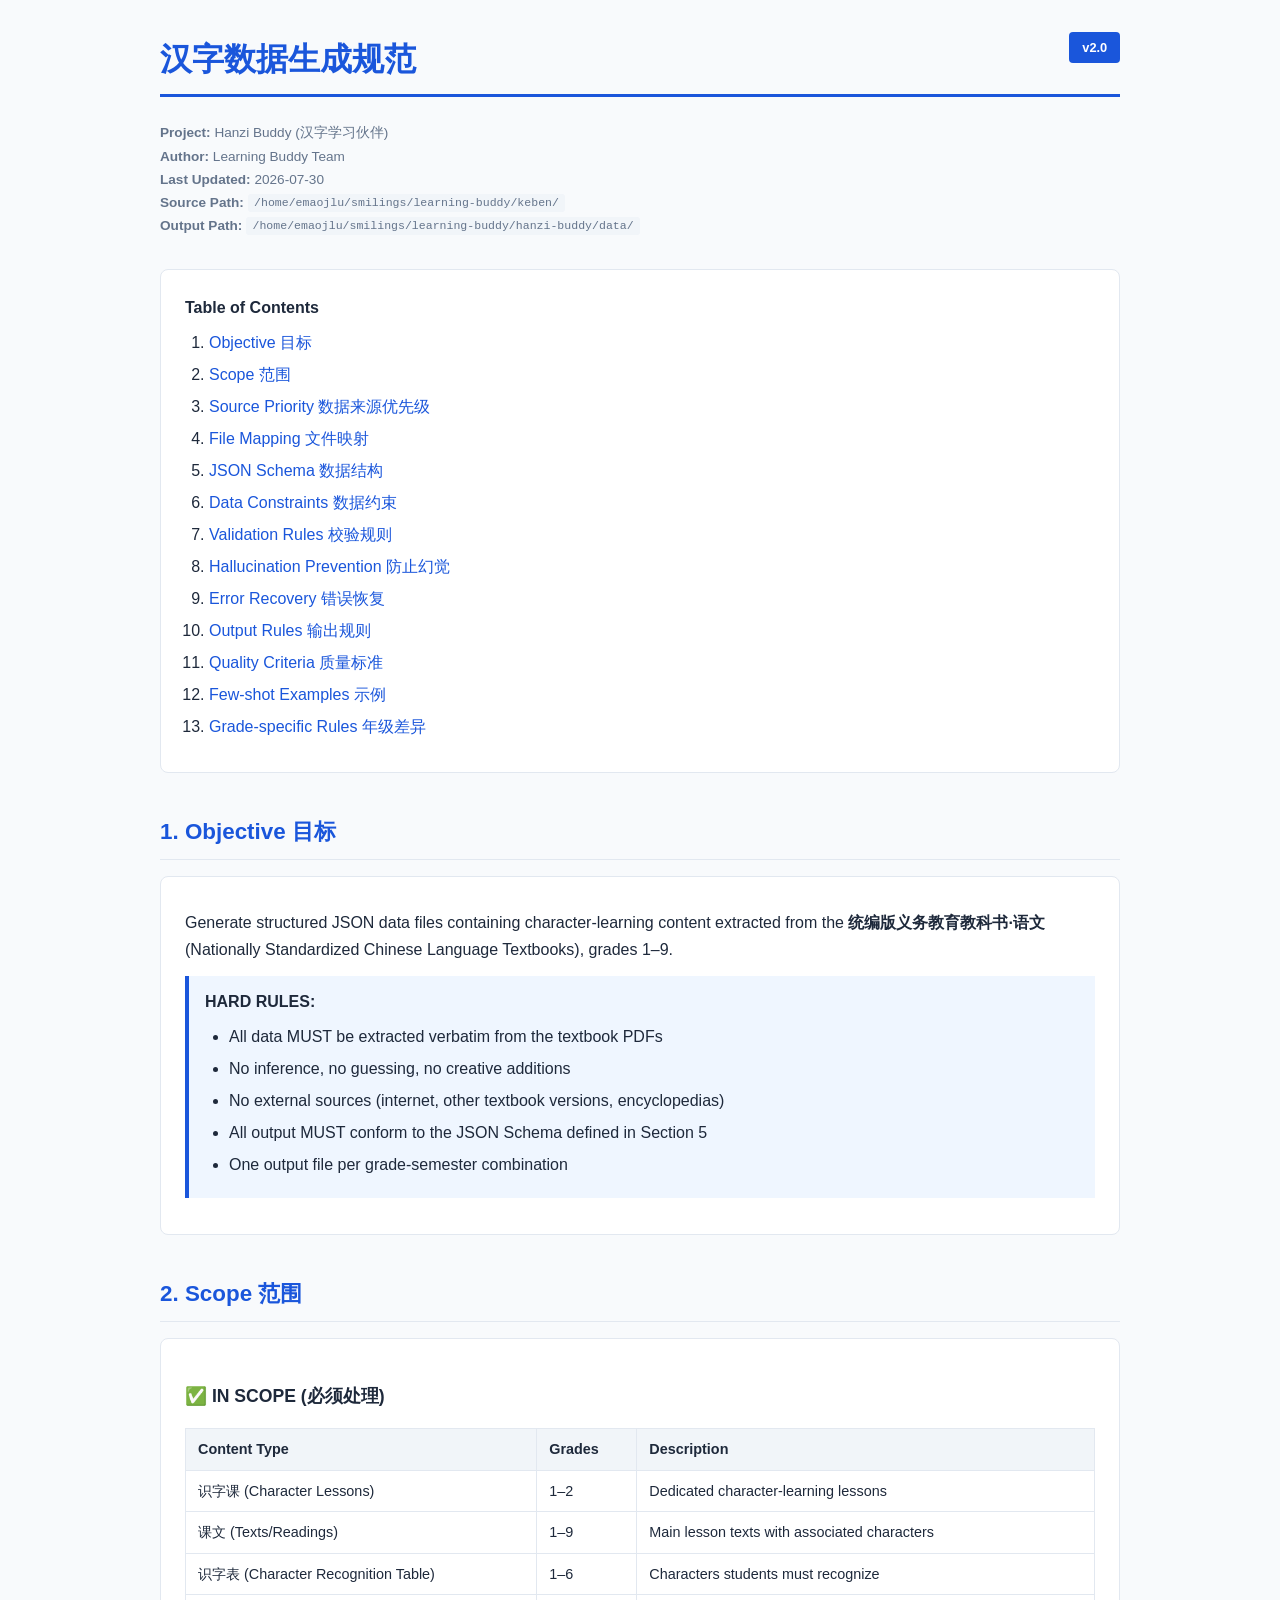
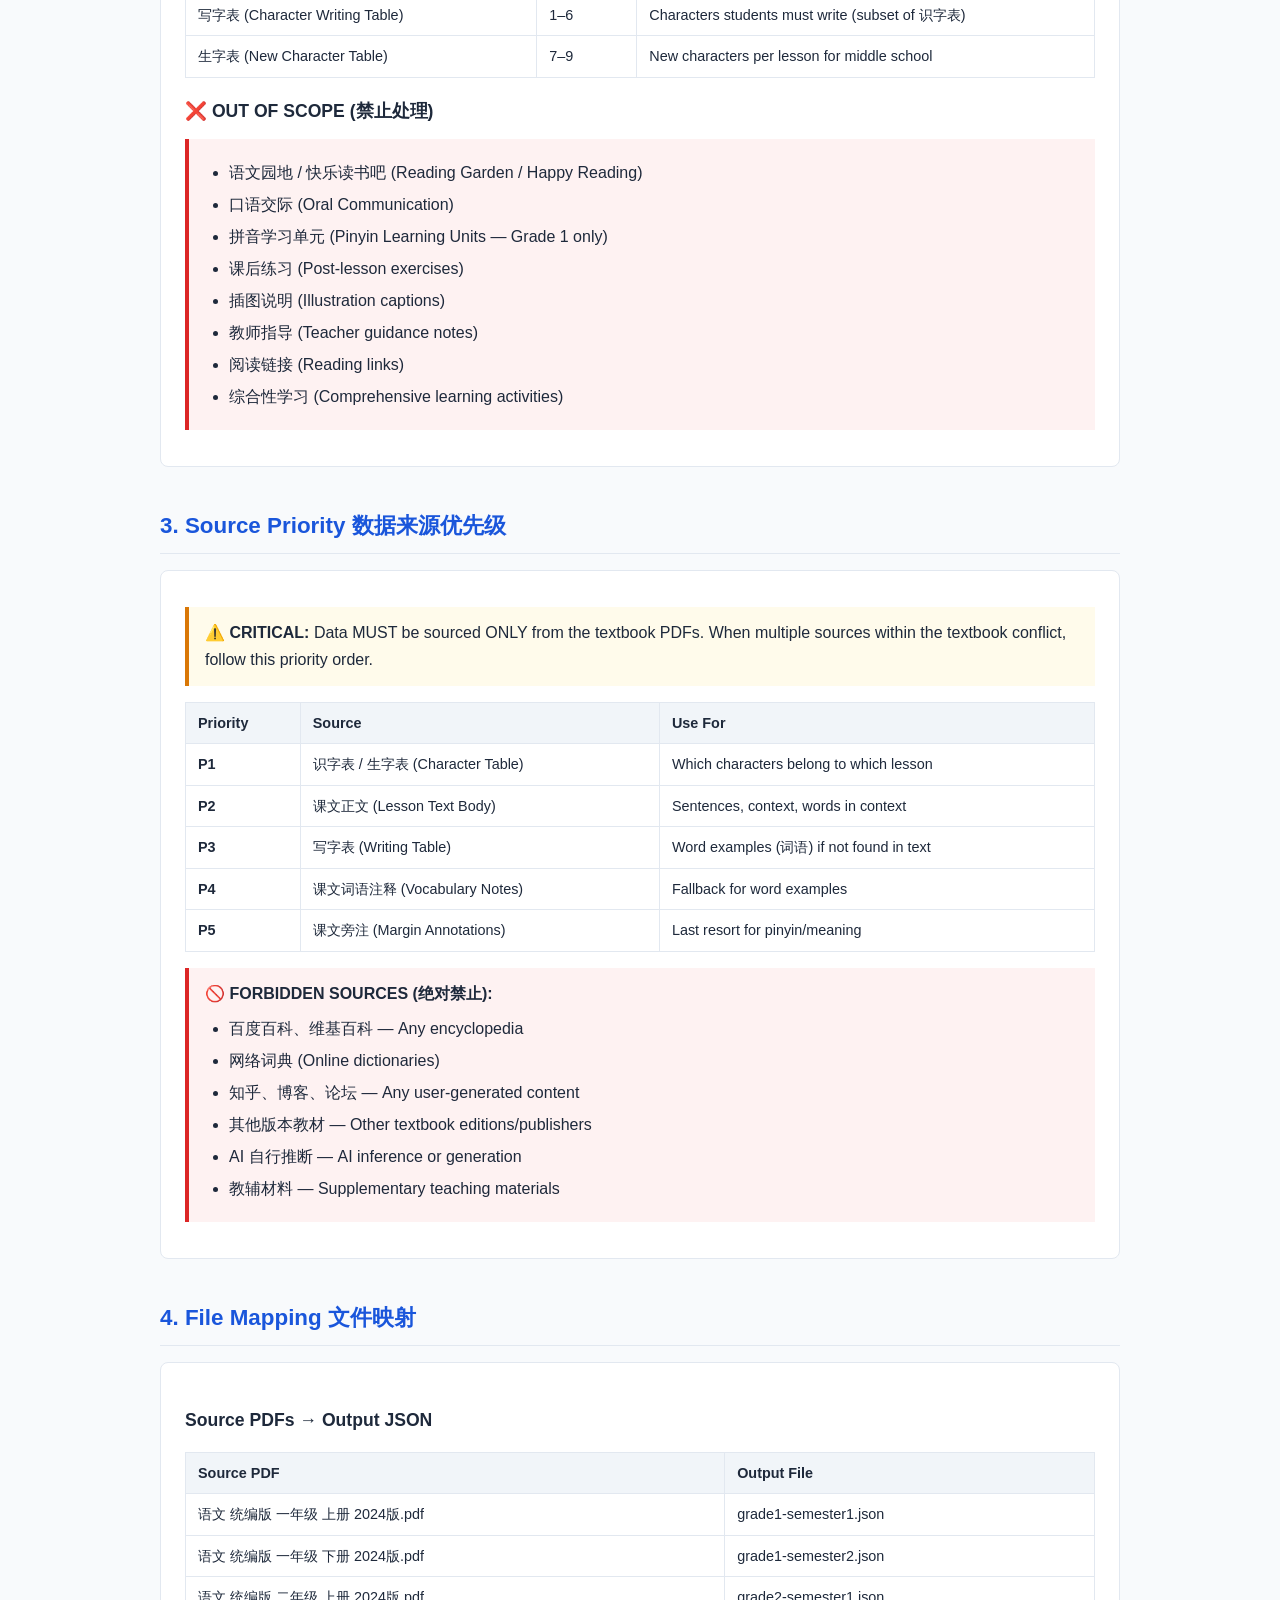
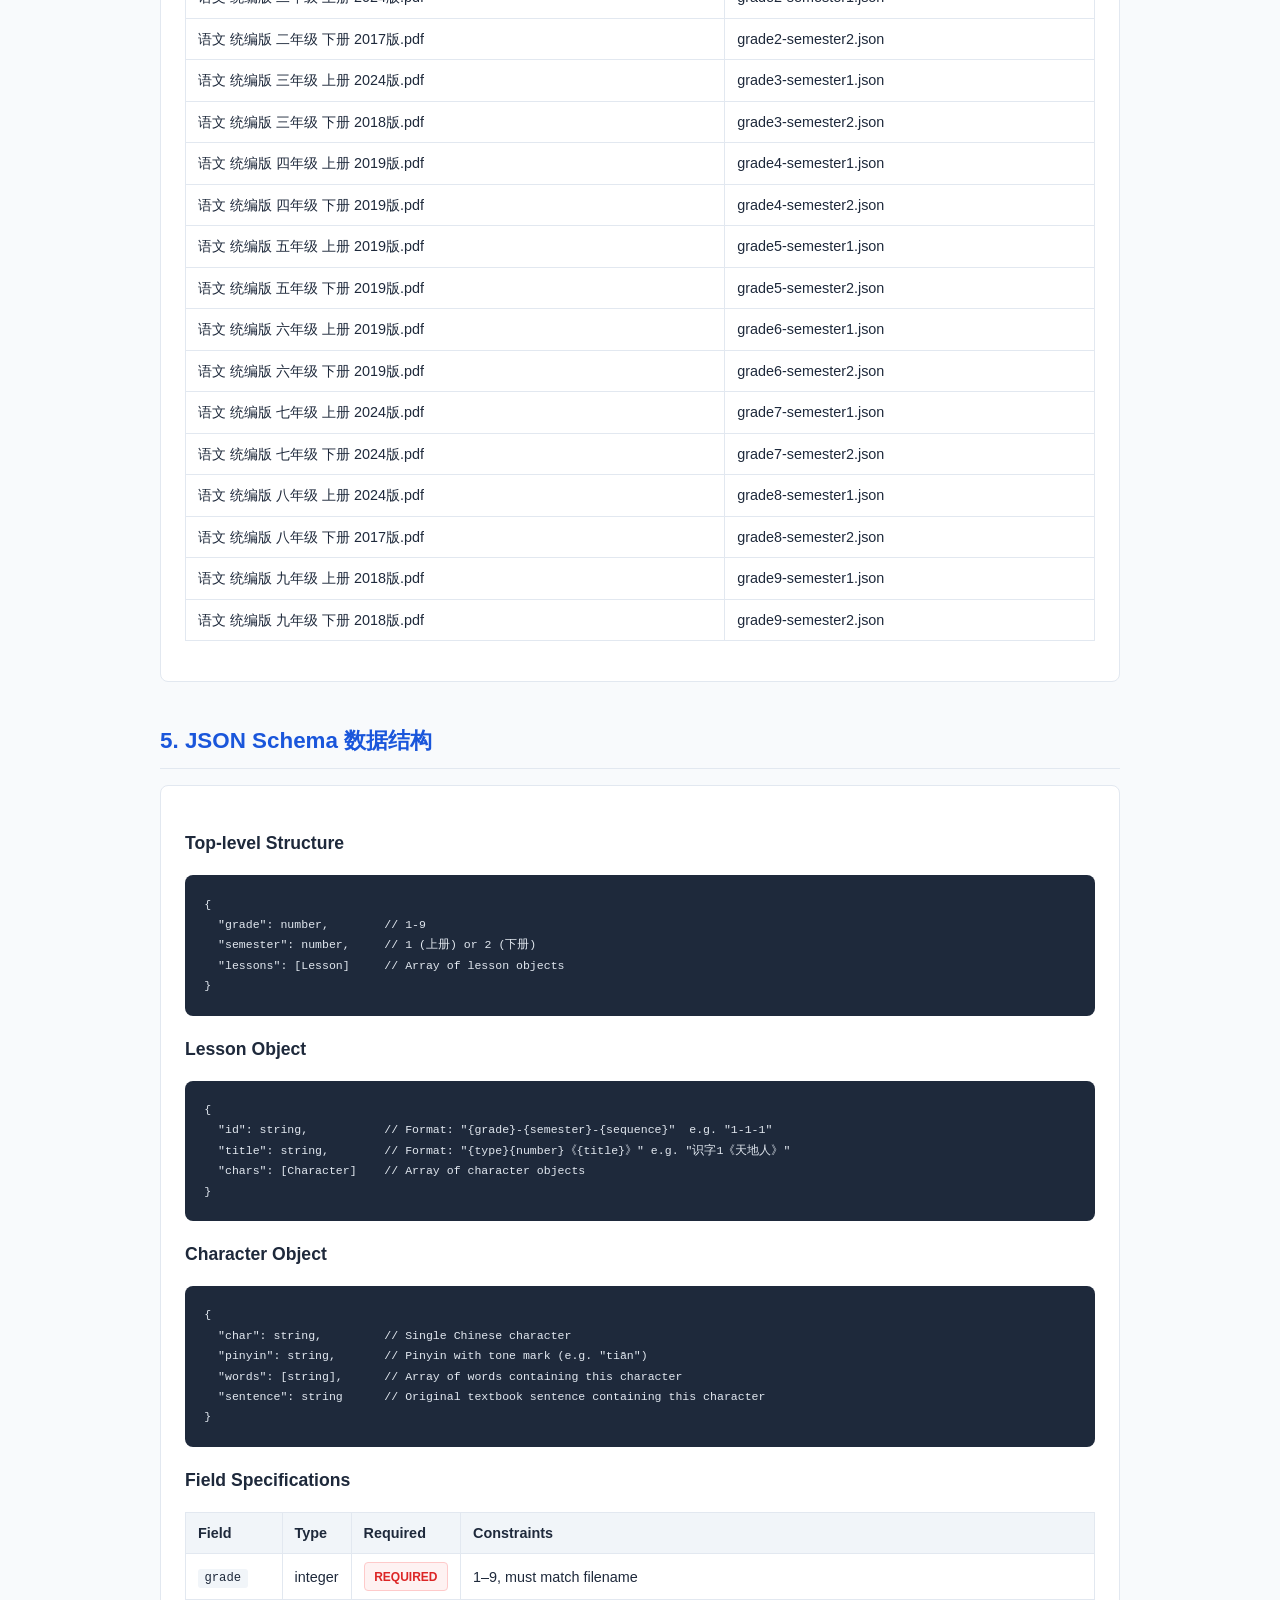
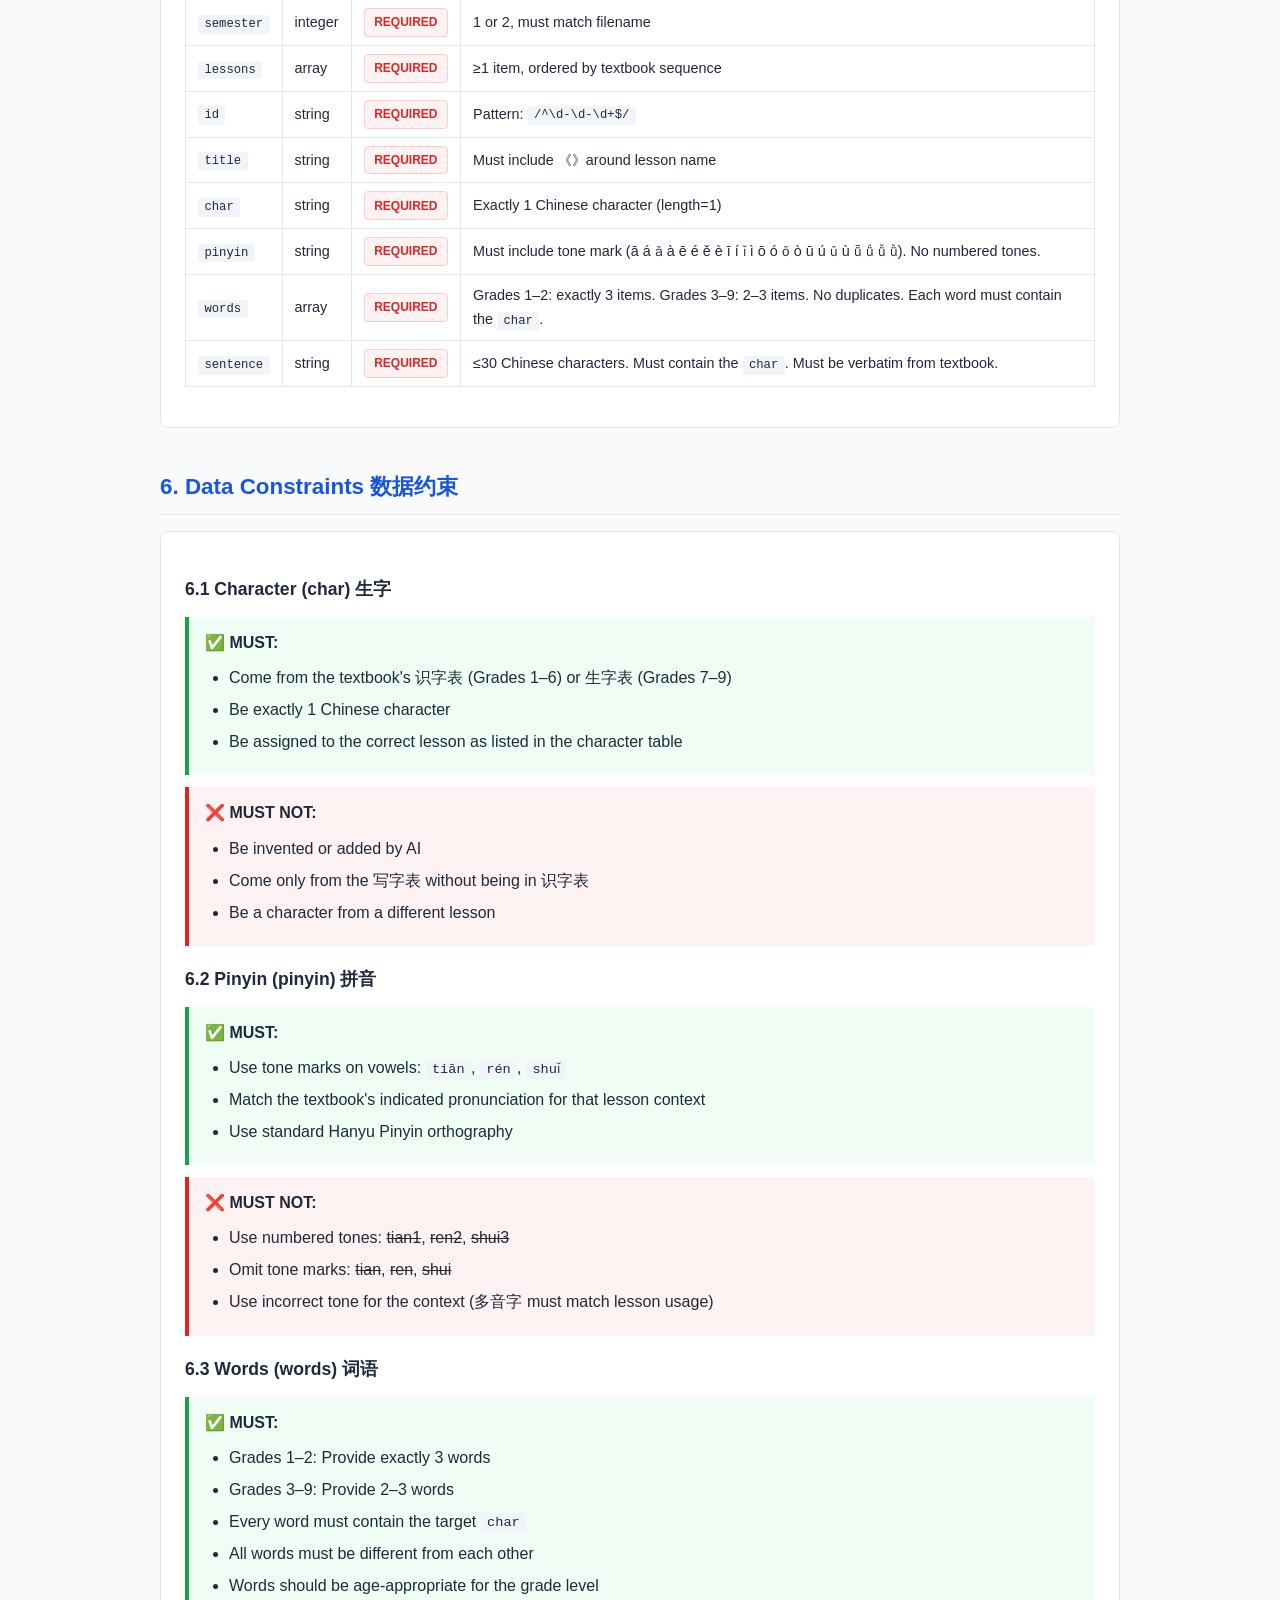
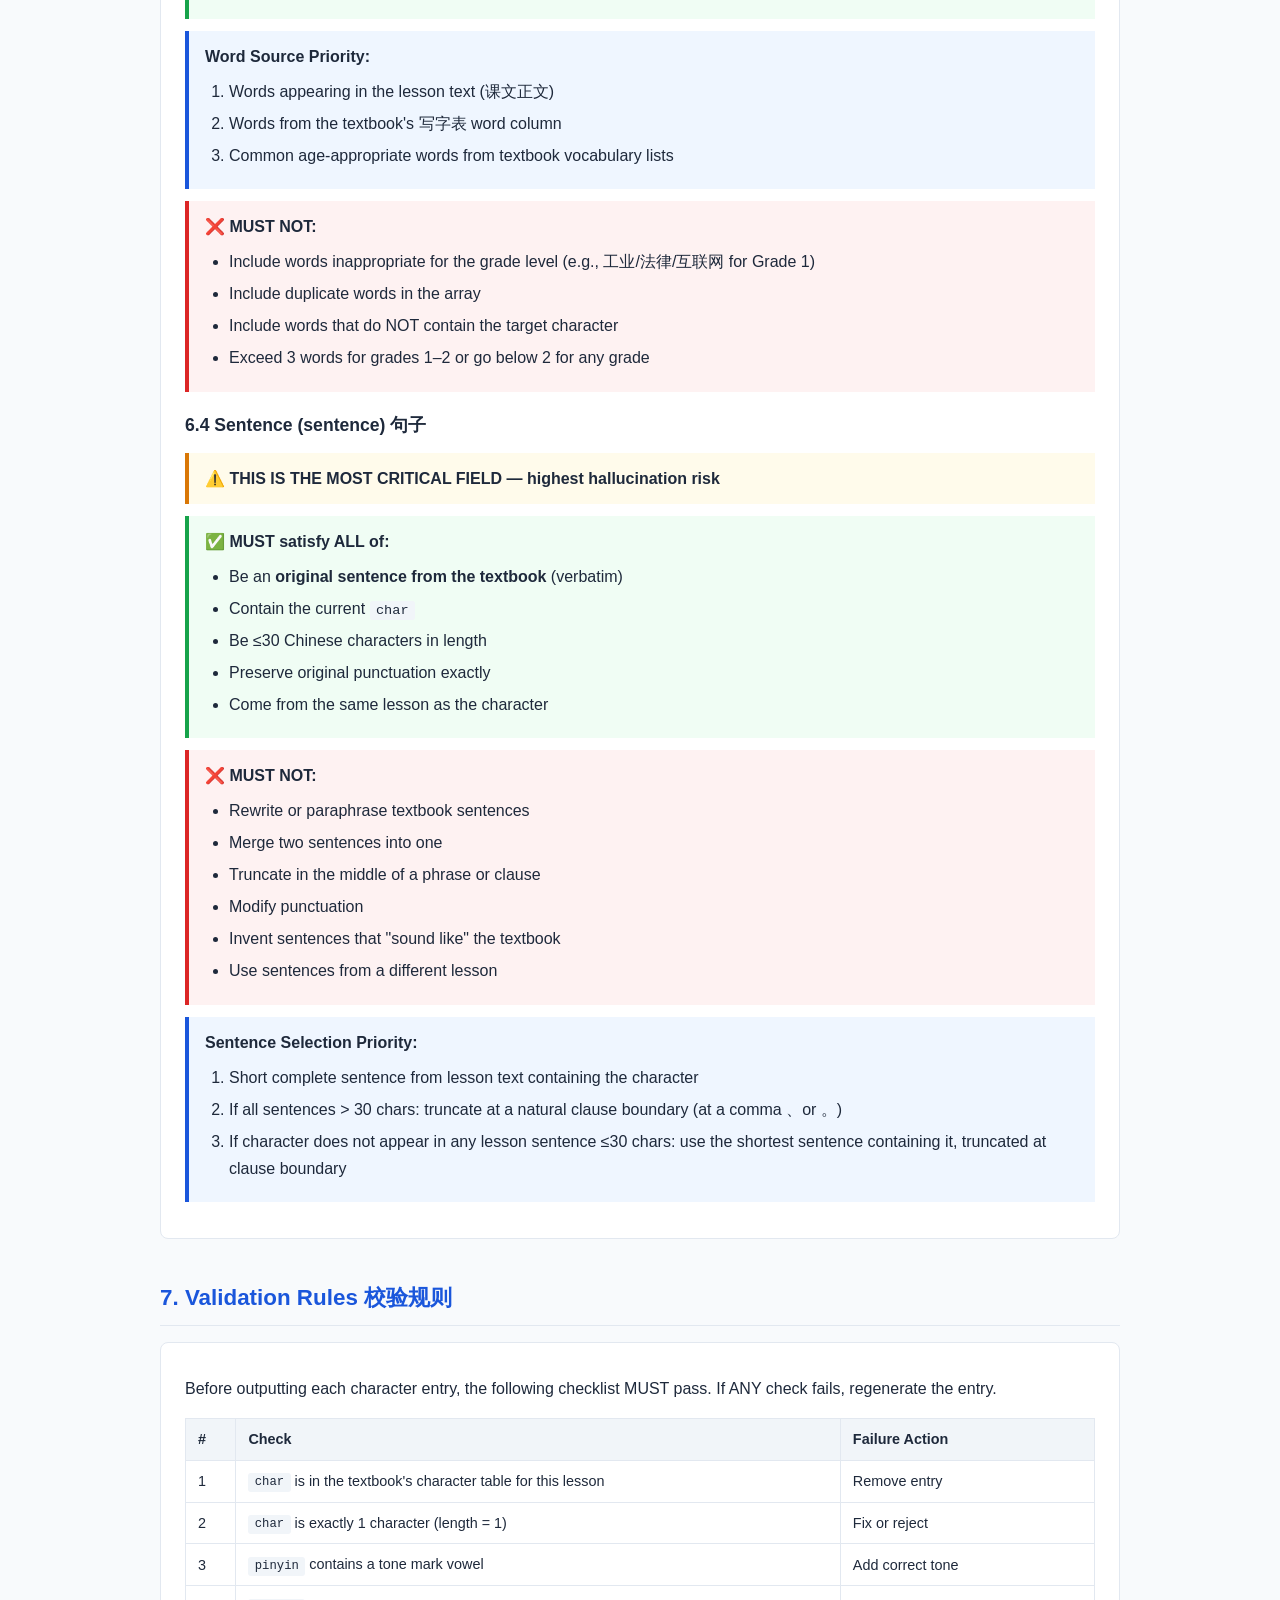
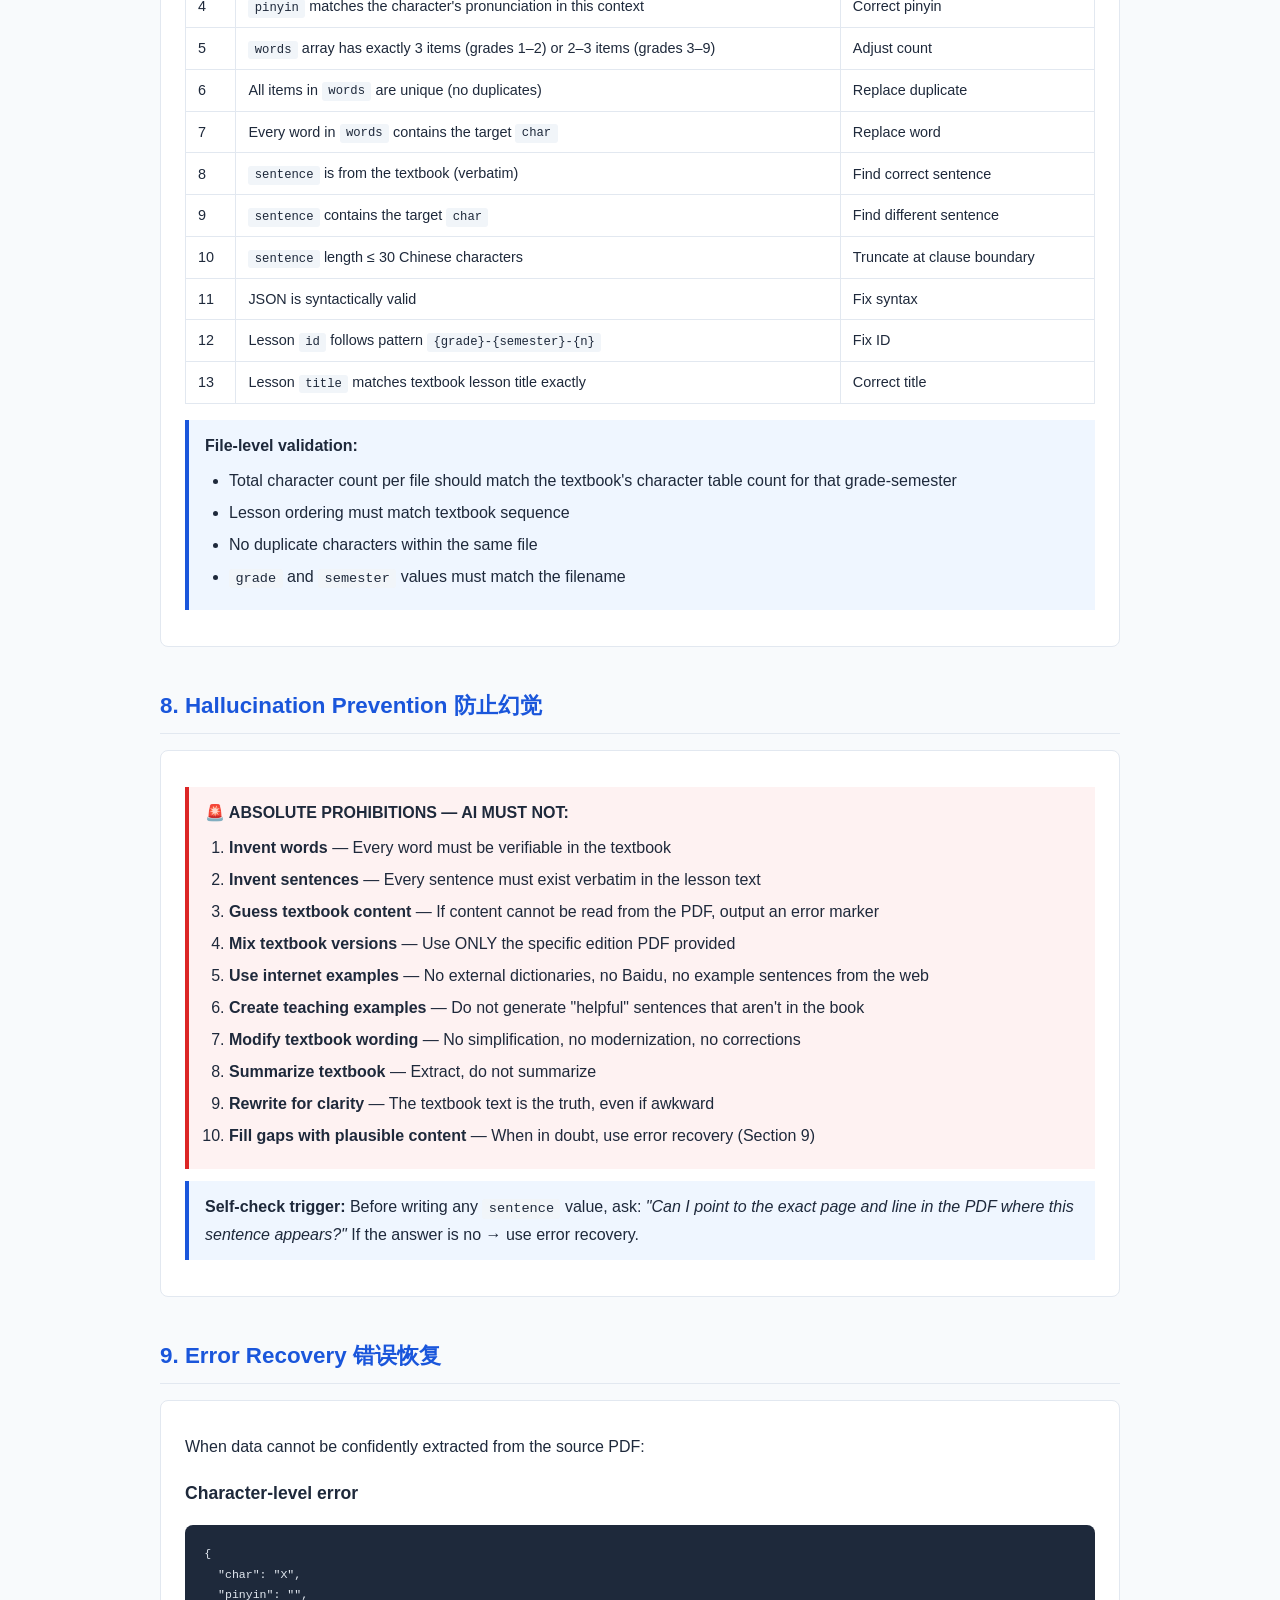
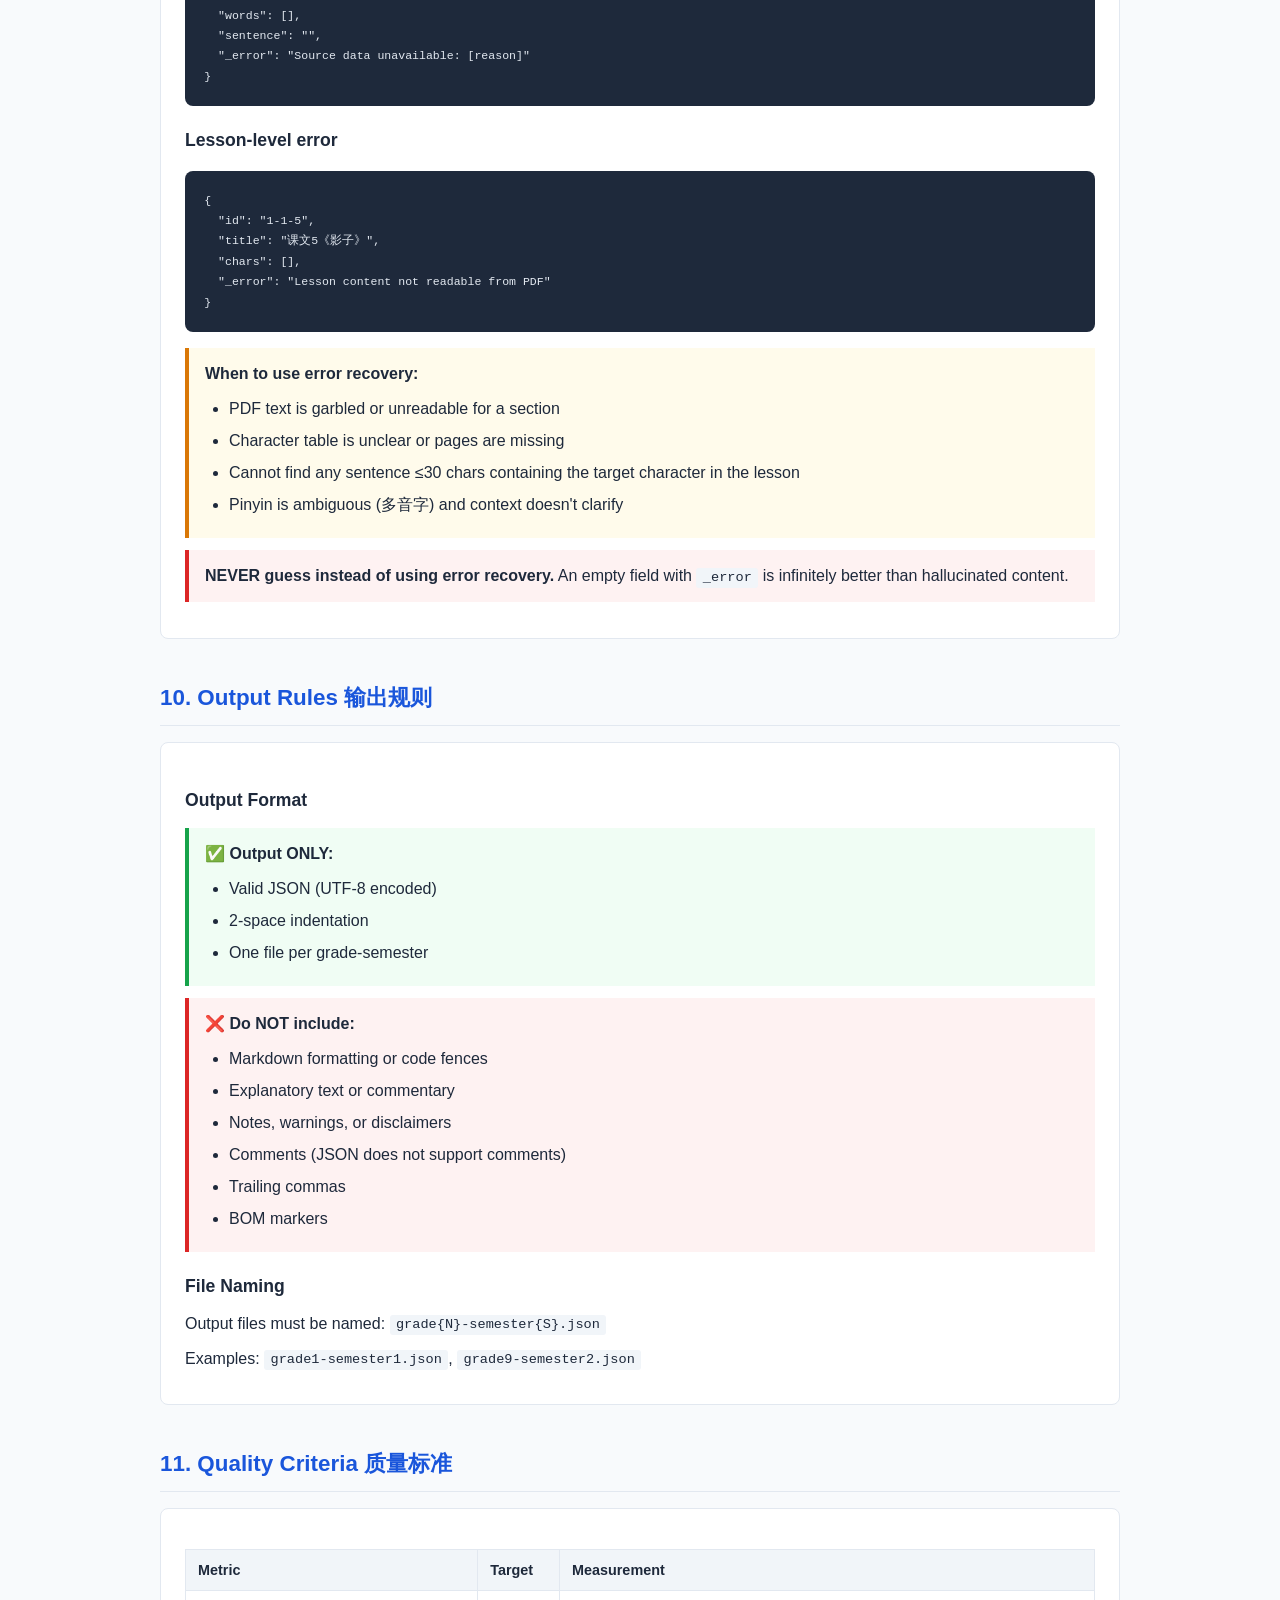
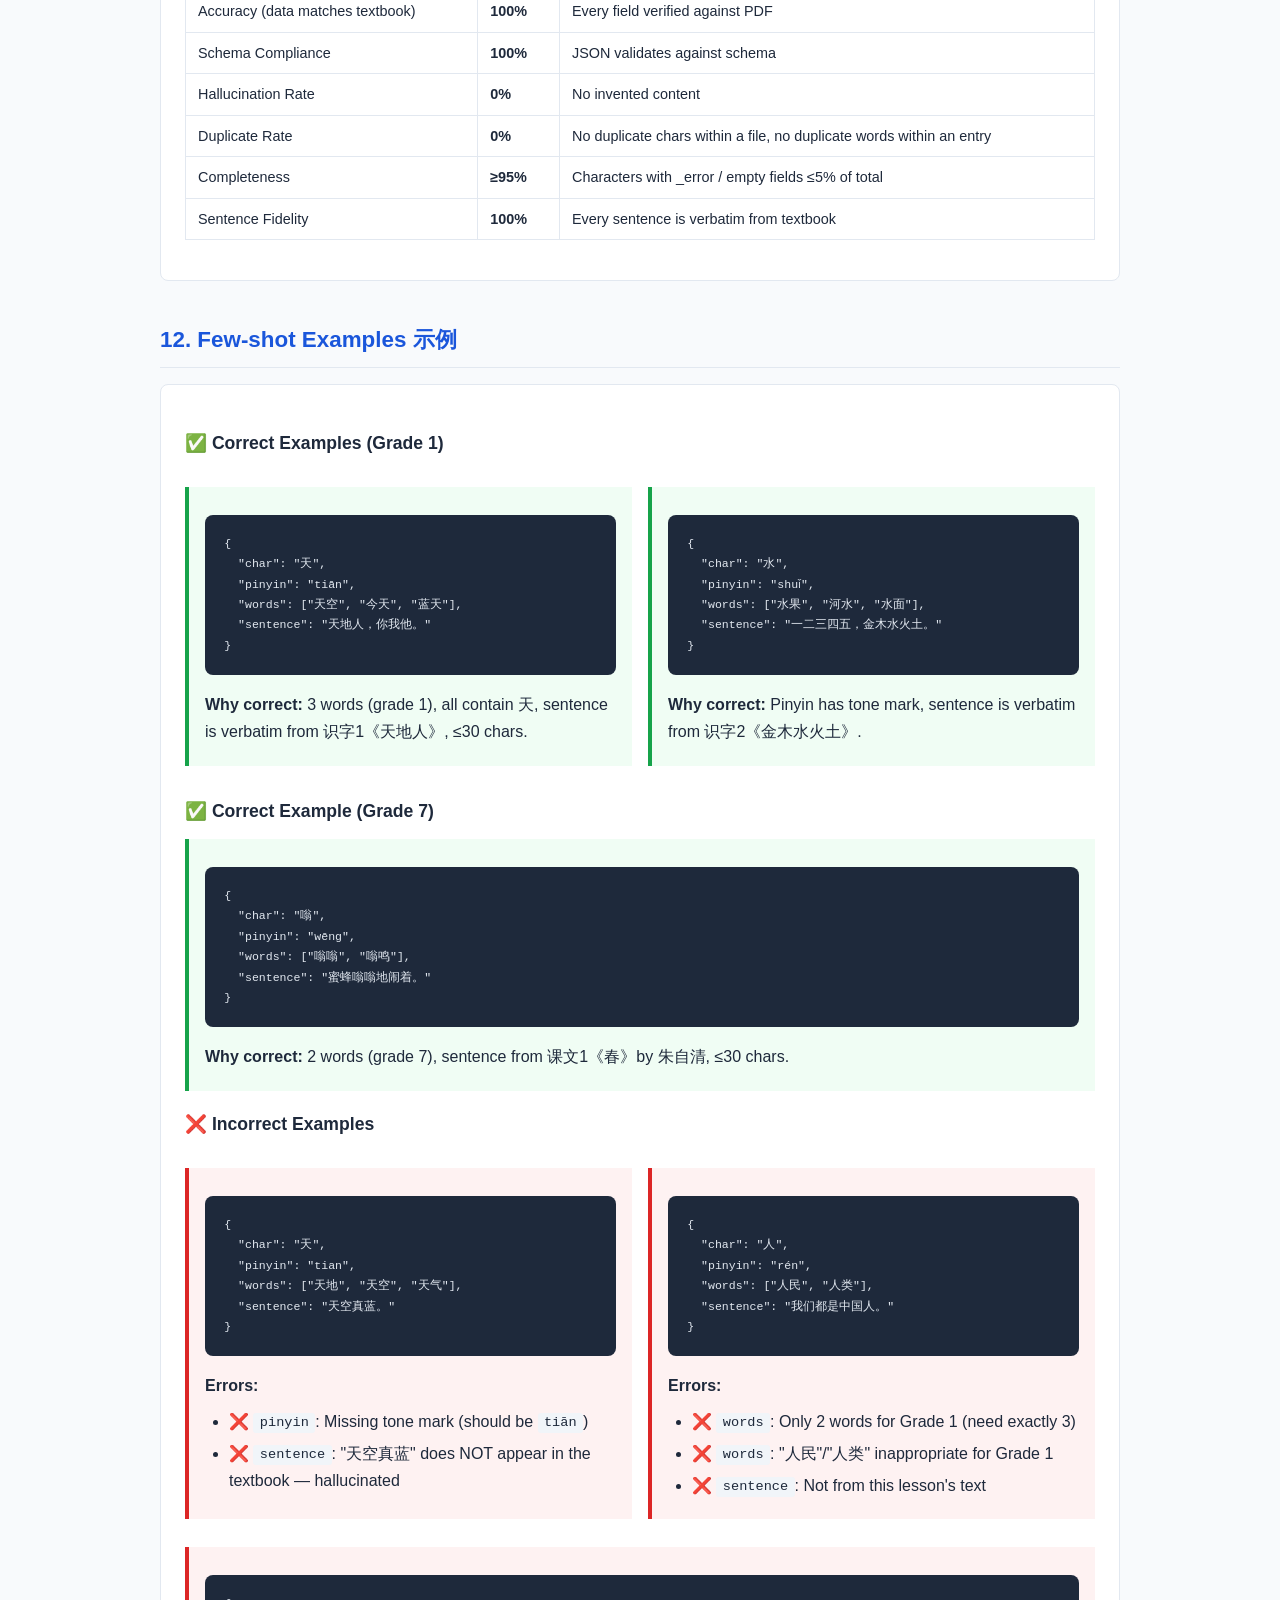
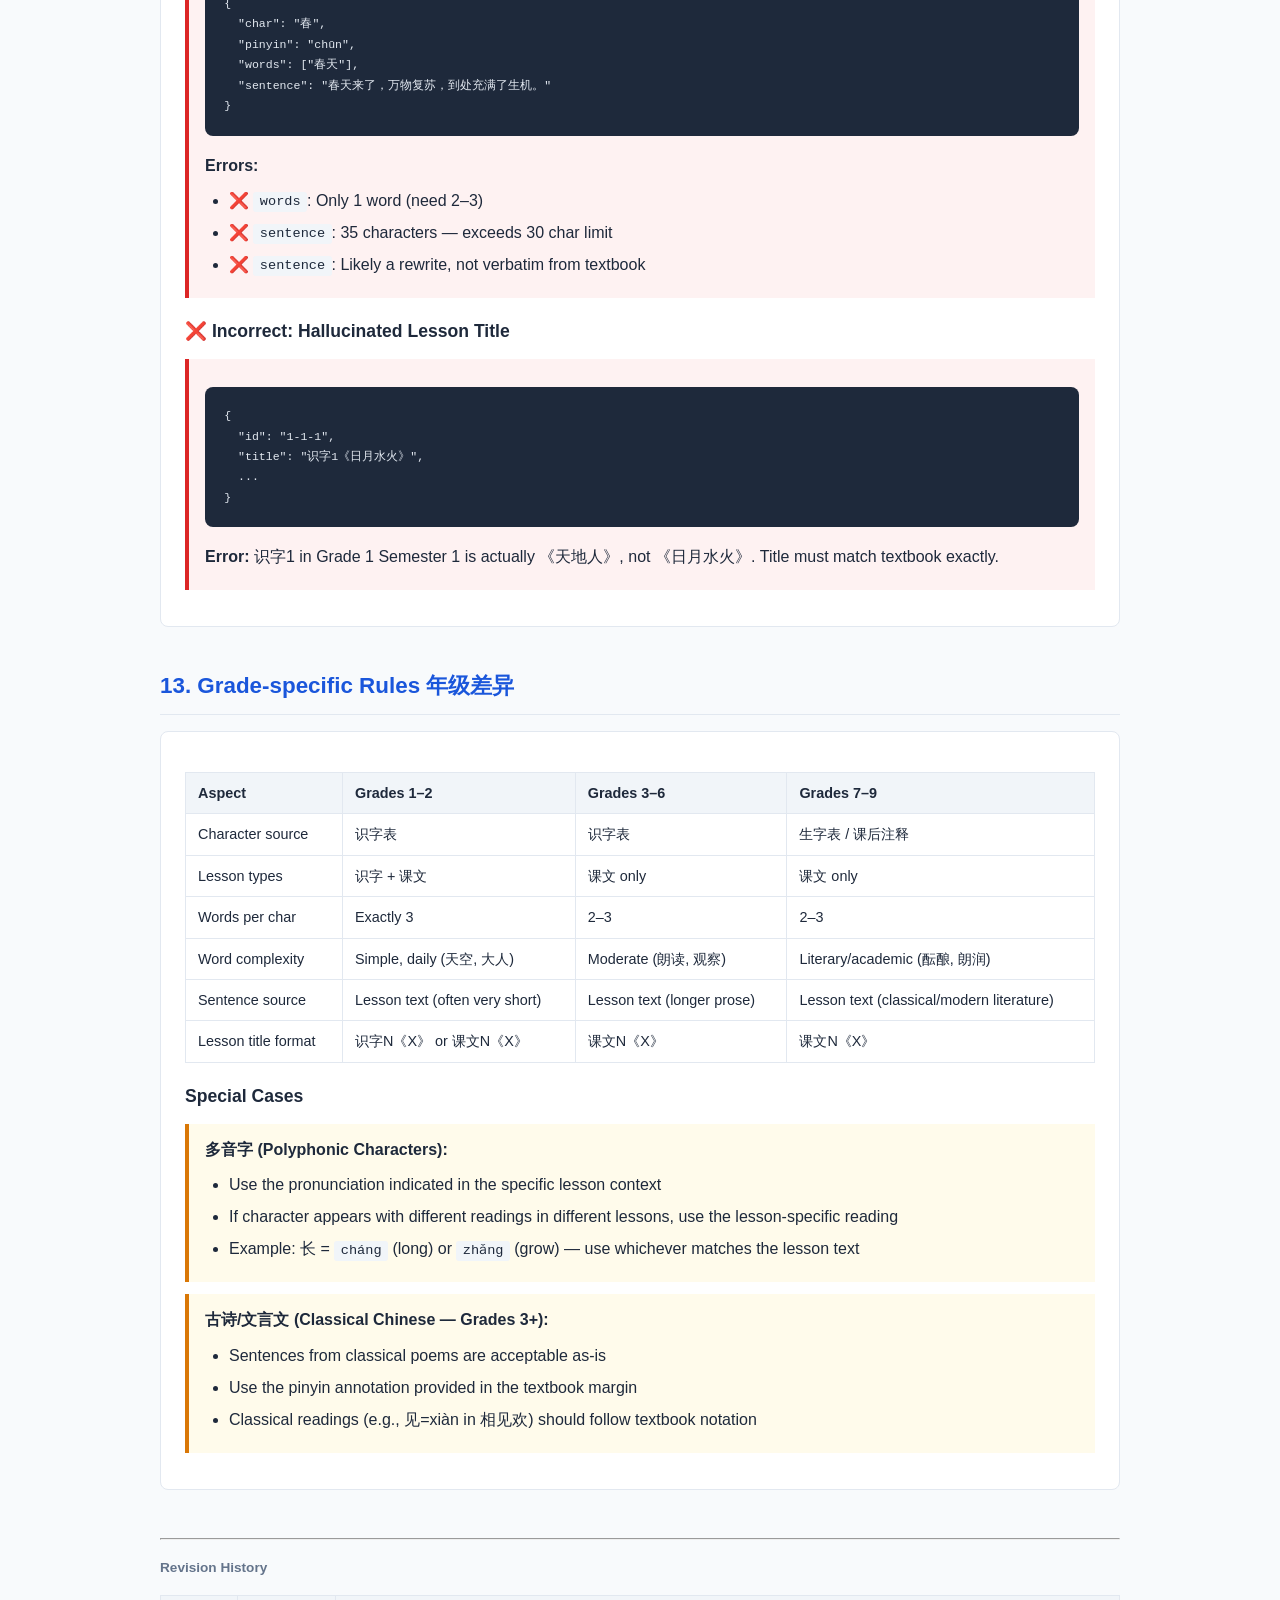
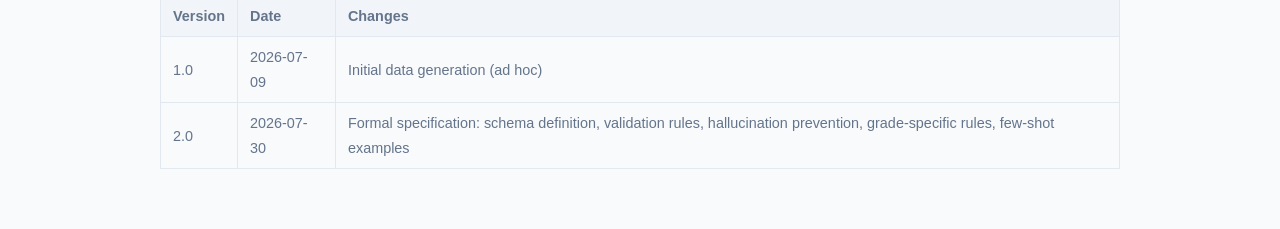
<file: docs/data-generation-spec.html>
<!DOCTYPE html>
<html lang="zh-CN">
<head>
<meta charset="UTF-8">
<meta name="viewport" content="width=device-width, initial-scale=1.0">
<title>汉字数据生成规范 v2.0 | Hanzi Data Generation Specification</title>
<style>
:root {
  --primary: #1a56db;
  --danger: #dc2626;
  --success: #16a34a;
  --warning: #d97706;
  --bg: #f8fafc;
  --card: #ffffff;
  --border: #e2e8f0;
  --text: #1e293b;
  --muted: #64748b;
  --code-bg: #f1f5f9;
}
* { margin: 0; padding: 0; box-sizing: border-box; }
body { font-family: -apple-system, BlinkMacSystemFont, 'Segoe UI', Roboto, sans-serif; background: var(--bg); color: var(--text); line-height: 1.7; padding: 2rem; }
.container { max-width: 960px; margin: 0 auto; }
h1 { font-size: 2rem; color: var(--primary); border-bottom: 3px solid var(--primary); padding-bottom: 0.5rem; margin-bottom: 1.5rem; }
h2 { font-size: 1.4rem; color: var(--primary); margin: 2rem 0 1rem; padding: 0.5rem 0; border-bottom: 1px solid var(--border); }
h3 { font-size: 1.1rem; margin: 1.2rem 0 0.5rem; }
p { margin: 0.5rem 0; }
table { width: 100%; border-collapse: collapse; margin: 1rem 0; font-size: 0.9rem; }
th, td { border: 1px solid var(--border); padding: 0.5rem 0.75rem; text-align: left; }
th { background: var(--code-bg); font-weight: 600; }
code { background: var(--code-bg); padding: 0.15rem 0.4rem; border-radius: 3px; font-size: 0.85em; font-family: 'SF Mono', 'Fira Code', monospace; }
pre { background: #1e293b; color: #e2e8f0; padding: 1.2rem; border-radius: 8px; overflow-x: auto; margin: 1rem 0; font-size: 0.85rem; line-height: 1.5; }
pre code { background: none; color: inherit; padding: 0; }
.card { background: var(--card); border: 1px solid var(--border); border-radius: 8px; padding: 1.5rem; margin: 1rem 0; }
.badge { display: inline-block; padding: 0.2rem 0.6rem; border-radius: 4px; font-size: 0.75rem; font-weight: 600; text-transform: uppercase; }
.badge-required { background: #fef2f2; color: var(--danger); border: 1px solid #fecaca; }
.badge-forbidden { background: #fef2f2; color: var(--danger); border: 1px solid #fecaca; }
.badge-ok { background: #f0fdf4; color: var(--success); border: 1px solid #bbf7d0; }
.rule-block { border-left: 4px solid var(--primary); padding: 0.75rem 1rem; margin: 0.75rem 0; background: #eff6ff; }
.danger-block { border-left: 4px solid var(--danger); padding: 0.75rem 1rem; margin: 0.75rem 0; background: #fef2f2; }
.success-block { border-left: 4px solid var(--success); padding: 0.75rem 1rem; margin: 0.75rem 0; background: #f0fdf4; }
.warning-block { border-left: 4px solid var(--warning); padding: 0.75rem 1rem; margin: 0.75rem 0; background: #fffbeb; }
.meta { color: var(--muted); font-size: 0.85rem; margin-bottom: 2rem; }
.toc { background: var(--card); border: 1px solid var(--border); border-radius: 8px; padding: 1.5rem; margin: 1.5rem 0; }
.toc ol { padding-left: 1.5rem; }
.toc li { margin: 0.3rem 0; }
.toc a { color: var(--primary); text-decoration: none; }
.toc a:hover { text-decoration: underline; }
ul, ol { padding-left: 1.5rem; margin: 0.5rem 0; }
li { margin: 0.3rem 0; }
.example-grid { display: grid; grid-template-columns: 1fr 1fr; gap: 1rem; margin: 1rem 0; }
@media (max-width: 768px) { .example-grid { grid-template-columns: 1fr; } body { padding: 1rem; } }
.version-badge { float: right; background: var(--primary); color: white; padding: 0.3rem 0.8rem; border-radius: 4px; font-size: 0.8rem; }
</style>
</head>
<body>
<div class="container">

<h1>汉字数据生成规范 <span class="version-badge">v2.0</span></h1>
<div class="meta">
  <strong>Project:</strong> Hanzi Buddy (汉字学习伙伴)<br>
  <strong>Author:</strong> Learning Buddy Team<br>
  <strong>Last Updated:</strong> 2026-07-30<br>
  <strong>Source Path:</strong> <code>/home/emaojlu/smilings/learning-buddy/keben/</code><br>
  <strong>Output Path:</strong> <code>/home/emaojlu/smilings/learning-buddy/hanzi-buddy/data/</code>
</div>

<nav class="toc">
<strong>Table of Contents</strong>
<ol>
  <li><a href="#objective">Objective 目标</a></li>
  <li><a href="#scope">Scope 范围</a></li>
  <li><a href="#source-priority">Source Priority 数据来源优先级</a></li>
  <li><a href="#file-mapping">File Mapping 文件映射</a></li>
  <li><a href="#schema">JSON Schema 数据结构</a></li>
  <li><a href="#constraints">Data Constraints 数据约束</a></li>
  <li><a href="#validation">Validation Rules 校验规则</a></li>
  <li><a href="#hallucination">Hallucination Prevention 防止幻觉</a></li>
  <li><a href="#error-recovery">Error Recovery 错误恢复</a></li>
  <li><a href="#output-rules">Output Rules 输出规则</a></li>
  <li><a href="#quality">Quality Criteria 质量标准</a></li>
  <li><a href="#examples">Few-shot Examples 示例</a></li>
  <li><a href="#grade-rules">Grade-specific Rules 年级差异</a></li>
</ol>
</nav>


<!-- Section 1: Objective -->
<h2 id="objective">1. Objective 目标</h2>
<div class="card">
<p>Generate structured JSON data files containing character-learning content extracted from the <strong>统编版义务教育教科书·语文</strong> (Nationally Standardized Chinese Language Textbooks), grades 1–9.</p>

<div class="rule-block">
<strong>HARD RULES:</strong>
<ul>
  <li>All data MUST be extracted verbatim from the textbook PDFs</li>
  <li>No inference, no guessing, no creative additions</li>
  <li>No external sources (internet, other textbook versions, encyclopedias)</li>
  <li>All output MUST conform to the JSON Schema defined in Section 5</li>
  <li>One output file per grade-semester combination</li>
</ul>
</div>
</div>

<!-- Section 2: Scope -->
<h2 id="scope">2. Scope 范围</h2>
<div class="card">
<h3>✅ IN SCOPE (必须处理)</h3>
<table>
<tr><th>Content Type</th><th>Grades</th><th>Description</th></tr>
<tr><td>识字课 (Character Lessons)</td><td>1–2</td><td>Dedicated character-learning lessons</td></tr>
<tr><td>课文 (Texts/Readings)</td><td>1–9</td><td>Main lesson texts with associated characters</td></tr>
<tr><td>识字表 (Character Recognition Table)</td><td>1–6</td><td>Characters students must recognize</td></tr>
<tr><td>写字表 (Character Writing Table)</td><td>1–6</td><td>Characters students must write (subset of 识字表)</td></tr>
<tr><td>生字表 (New Character Table)</td><td>7–9</td><td>New characters per lesson for middle school</td></tr>
</table>

<h3>❌ OUT OF SCOPE (禁止处理)</h3>
<div class="danger-block">
<ul>
  <li>语文园地 / 快乐读书吧 (Reading Garden / Happy Reading)</li>
  <li>口语交际 (Oral Communication)</li>
  <li>拼音学习单元 (Pinyin Learning Units — Grade 1 only)</li>
  <li>课后练习 (Post-lesson exercises)</li>
  <li>插图说明 (Illustration captions)</li>
  <li>教师指导 (Teacher guidance notes)</li>
  <li>阅读链接 (Reading links)</li>
  <li>综合性学习 (Comprehensive learning activities)</li>
</ul>
</div>
</div>

<!-- Section 3: Source Priority -->
<h2 id="source-priority">3. Source Priority 数据来源优先级</h2>
<div class="card">
<div class="warning-block">
<strong>⚠️ CRITICAL:</strong> Data MUST be sourced ONLY from the textbook PDFs. When multiple sources within the textbook conflict, follow this priority order.
</div>

<table>
<tr><th>Priority</th><th>Source</th><th>Use For</th></tr>
<tr><td><strong>P1</strong></td><td>识字表 / 生字表 (Character Table)</td><td>Which characters belong to which lesson</td></tr>
<tr><td><strong>P2</strong></td><td>课文正文 (Lesson Text Body)</td><td>Sentences, context, words in context</td></tr>
<tr><td><strong>P3</strong></td><td>写字表 (Writing Table)</td><td>Word examples (词语) if not found in text</td></tr>
<tr><td><strong>P4</strong></td><td>课文词语注释 (Vocabulary Notes)</td><td>Fallback for word examples</td></tr>
<tr><td><strong>P5</strong></td><td>课文旁注 (Margin Annotations)</td><td>Last resort for pinyin/meaning</td></tr>
</table>

<div class="danger-block">
<strong>🚫 FORBIDDEN SOURCES (绝对禁止):</strong>
<ul>
  <li>百度百科、维基百科 — Any encyclopedia</li>
  <li>网络词典 (Online dictionaries)</li>
  <li>知乎、博客、论坛 — Any user-generated content</li>
  <li>其他版本教材 — Other textbook editions/publishers</li>
  <li>AI 自行推断 — AI inference or generation</li>
  <li>教辅材料 — Supplementary teaching materials</li>
</ul>
</div>
</div>

<!-- Section 4: File Mapping -->
<h2 id="file-mapping">4. File Mapping 文件映射</h2>
<div class="card">
<h3>Source PDFs → Output JSON</h3>
<table>
<tr><th>Source PDF</th><th>Output File</th></tr>
<tr><td>语文 统编版 一年级 上册 2024版.pdf</td><td>grade1-semester1.json</td></tr>
<tr><td>语文 统编版 一年级 下册 2024版.pdf</td><td>grade1-semester2.json</td></tr>
<tr><td>语文 统编版 二年级 上册 2024版.pdf</td><td>grade2-semester1.json</td></tr>
<tr><td>语文 统编版 二年级 下册 2017版.pdf</td><td>grade2-semester2.json</td></tr>
<tr><td>语文 统编版 三年级 上册 2024版.pdf</td><td>grade3-semester1.json</td></tr>
<tr><td>语文 统编版 三年级 下册 2018版.pdf</td><td>grade3-semester2.json</td></tr>
<tr><td>语文 统编版 四年级 上册 2019版.pdf</td><td>grade4-semester1.json</td></tr>
<tr><td>语文 统编版 四年级 下册 2019版.pdf</td><td>grade4-semester2.json</td></tr>
<tr><td>语文 统编版 五年级 上册 2019版.pdf</td><td>grade5-semester1.json</td></tr>
<tr><td>语文 统编版 五年级 下册 2019版.pdf</td><td>grade5-semester2.json</td></tr>
<tr><td>语文 统编版 六年级 上册 2019版.pdf</td><td>grade6-semester1.json</td></tr>
<tr><td>语文 统编版 六年级 下册 2019版.pdf</td><td>grade6-semester2.json</td></tr>
<tr><td>语文 统编版 七年级 上册 2024版.pdf</td><td>grade7-semester1.json</td></tr>
<tr><td>语文 统编版 七年级 下册 2024版.pdf</td><td>grade7-semester2.json</td></tr>
<tr><td>语文 统编版 八年级 上册 2024版.pdf</td><td>grade8-semester1.json</td></tr>
<tr><td>语文 统编版 八年级 下册 2017版.pdf</td><td>grade8-semester2.json</td></tr>
<tr><td>语文 统编版 九年级 上册 2018版.pdf</td><td>grade9-semester1.json</td></tr>
<tr><td>语文 统编版 九年级 下册 2018版.pdf</td><td>grade9-semester2.json</td></tr>
</table>
</div>


<!-- Section 5: JSON Schema -->
<h2 id="schema">5. JSON Schema 数据结构</h2>
<div class="card">
<h3>Top-level Structure</h3>
<pre><code>{
  "grade": number,        // 1-9
  "semester": number,     // 1 (上册) or 2 (下册)
  "lessons": [Lesson]     // Array of lesson objects
}</code></pre>

<h3>Lesson Object</h3>
<pre><code>{
  "id": string,           // Format: "{grade}-{semester}-{sequence}"  e.g. "1-1-1"
  "title": string,        // Format: "{type}{number}《{title}》" e.g. "识字1《天地人》"
  "chars": [Character]    // Array of character objects
}</code></pre>

<h3>Character Object</h3>
<pre><code>{
  "char": string,         // Single Chinese character
  "pinyin": string,       // Pinyin with tone mark (e.g. "tiān")
  "words": [string],      // Array of words containing this character
  "sentence": string      // Original textbook sentence containing this character
}</code></pre>

<h3>Field Specifications</h3>
<table>
<tr><th>Field</th><th>Type</th><th>Required</th><th>Constraints</th></tr>
<tr><td><code>grade</code></td><td>integer</td><td><span class="badge badge-required">REQUIRED</span></td><td>1–9, must match filename</td></tr>
<tr><td><code>semester</code></td><td>integer</td><td><span class="badge badge-required">REQUIRED</span></td><td>1 or 2, must match filename</td></tr>
<tr><td><code>lessons</code></td><td>array</td><td><span class="badge badge-required">REQUIRED</span></td><td>≥1 item, ordered by textbook sequence</td></tr>
<tr><td><code>id</code></td><td>string</td><td><span class="badge badge-required">REQUIRED</span></td><td>Pattern: <code>/^\d-\d-\d+$/</code></td></tr>
<tr><td><code>title</code></td><td>string</td><td><span class="badge badge-required">REQUIRED</span></td><td>Must include 《》around lesson name</td></tr>
<tr><td><code>char</code></td><td>string</td><td><span class="badge badge-required">REQUIRED</span></td><td>Exactly 1 Chinese character (length=1)</td></tr>
<tr><td><code>pinyin</code></td><td>string</td><td><span class="badge badge-required">REQUIRED</span></td><td>Must include tone mark (ā á ǎ à ē é ě è ī í ǐ ì ō ó ǒ ò ū ú ǔ ù ǖ ǘ ǚ ǜ). No numbered tones.</td></tr>
<tr><td><code>words</code></td><td>array</td><td><span class="badge badge-required">REQUIRED</span></td><td>Grades 1–2: exactly 3 items. Grades 3–9: 2–3 items. No duplicates. Each word must contain the <code>char</code>.</td></tr>
<tr><td><code>sentence</code></td><td>string</td><td><span class="badge badge-required">REQUIRED</span></td><td>≤30 Chinese characters. Must contain the <code>char</code>. Must be verbatim from textbook.</td></tr>
</table>
</div>

<!-- Section 6: Data Constraints -->
<h2 id="constraints">6. Data Constraints 数据约束</h2>
<div class="card">

<h3>6.1 Character (char) 生字</h3>
<div class="success-block">
<strong>✅ MUST:</strong>
<ul>
  <li>Come from the textbook's 识字表 (Grades 1–6) or 生字表 (Grades 7–9)</li>
  <li>Be exactly 1 Chinese character</li>
  <li>Be assigned to the correct lesson as listed in the character table</li>
</ul>
</div>
<div class="danger-block">
<strong>❌ MUST NOT:</strong>
<ul>
  <li>Be invented or added by AI</li>
  <li>Come only from the 写字表 without being in 识字表</li>
  <li>Be a character from a different lesson</li>
</ul>
</div>

<h3>6.2 Pinyin (pinyin) 拼音</h3>
<div class="success-block">
<strong>✅ MUST:</strong>
<ul>
  <li>Use tone marks on vowels: <code>tiān</code>, <code>rén</code>, <code>shuǐ</code></li>
  <li>Match the textbook's indicated pronunciation for that lesson context</li>
  <li>Use standard Hanyu Pinyin orthography</li>
</ul>
</div>
<div class="danger-block">
<strong>❌ MUST NOT:</strong>
<ul>
  <li>Use numbered tones: <del>tian1</del>, <del>ren2</del>, <del>shui3</del></li>
  <li>Omit tone marks: <del>tian</del>, <del>ren</del>, <del>shui</del></li>
  <li>Use incorrect tone for the context (多音字 must match lesson usage)</li>
</ul>
</div>

<h3>6.3 Words (words) 词语</h3>
<div class="success-block">
<strong>✅ MUST:</strong>
<ul>
  <li>Grades 1–2: Provide exactly 3 words</li>
  <li>Grades 3–9: Provide 2–3 words</li>
  <li>Every word must contain the target <code>char</code></li>
  <li>All words must be different from each other</li>
  <li>Words should be age-appropriate for the grade level</li>
</ul>
</div>
<div class="rule-block">
<strong>Word Source Priority:</strong>
<ol>
  <li>Words appearing in the lesson text (课文正文)</li>
  <li>Words from the textbook's 写字表 word column</li>
  <li>Common age-appropriate words from textbook vocabulary lists</li>
</ol>
</div>
<div class="danger-block">
<strong>❌ MUST NOT:</strong>
<ul>
  <li>Include words inappropriate for the grade level (e.g., 工业/法律/互联网 for Grade 1)</li>
  <li>Include duplicate words in the array</li>
  <li>Include words that do NOT contain the target character</li>
  <li>Exceed 3 words for grades 1–2 or go below 2 for any grade</li>
</ul>
</div>

<h3>6.4 Sentence (sentence) 句子</h3>
<div class="warning-block">
<strong>⚠️ THIS IS THE MOST CRITICAL FIELD — highest hallucination risk</strong>
</div>
<div class="success-block">
<strong>✅ MUST satisfy ALL of:</strong>
<ul>
  <li>Be an <strong>original sentence from the textbook</strong> (verbatim)</li>
  <li>Contain the current <code>char</code></li>
  <li>Be ≤30 Chinese characters in length</li>
  <li>Preserve original punctuation exactly</li>
  <li>Come from the same lesson as the character</li>
</ul>
</div>
<div class="danger-block">
<strong>❌ MUST NOT:</strong>
<ul>
  <li>Rewrite or paraphrase textbook sentences</li>
  <li>Merge two sentences into one</li>
  <li>Truncate in the middle of a phrase or clause</li>
  <li>Modify punctuation</li>
  <li>Invent sentences that "sound like" the textbook</li>
  <li>Use sentences from a different lesson</li>
</ul>
</div>

<div class="rule-block">
<strong>Sentence Selection Priority:</strong>
<ol>
  <li>Short complete sentence from lesson text containing the character</li>
  <li>If all sentences > 30 chars: truncate at a natural clause boundary (at a comma 、or 。)</li>
  <li>If character does not appear in any lesson sentence ≤30 chars: use the shortest sentence containing it, truncated at clause boundary</li>
</ol>
</div>
</div>


<!-- Section 7: Validation Rules -->
<h2 id="validation">7. Validation Rules 校验规则</h2>
<div class="card">
<p>Before outputting each character entry, the following checklist MUST pass. If ANY check fails, regenerate the entry.</p>

<table>
<tr><th>#</th><th>Check</th><th>Failure Action</th></tr>
<tr><td>1</td><td><code>char</code> is in the textbook's character table for this lesson</td><td>Remove entry</td></tr>
<tr><td>2</td><td><code>char</code> is exactly 1 character (length = 1)</td><td>Fix or reject</td></tr>
<tr><td>3</td><td><code>pinyin</code> contains a tone mark vowel</td><td>Add correct tone</td></tr>
<tr><td>4</td><td><code>pinyin</code> matches the character's pronunciation in this context</td><td>Correct pinyin</td></tr>
<tr><td>5</td><td><code>words</code> array has exactly 3 items (grades 1–2) or 2–3 items (grades 3–9)</td><td>Adjust count</td></tr>
<tr><td>6</td><td>All items in <code>words</code> are unique (no duplicates)</td><td>Replace duplicate</td></tr>
<tr><td>7</td><td>Every word in <code>words</code> contains the target <code>char</code></td><td>Replace word</td></tr>
<tr><td>8</td><td><code>sentence</code> is from the textbook (verbatim)</td><td>Find correct sentence</td></tr>
<tr><td>9</td><td><code>sentence</code> contains the target <code>char</code></td><td>Find different sentence</td></tr>
<tr><td>10</td><td><code>sentence</code> length ≤ 30 Chinese characters</td><td>Truncate at clause boundary</td></tr>
<tr><td>11</td><td>JSON is syntactically valid</td><td>Fix syntax</td></tr>
<tr><td>12</td><td>Lesson <code>id</code> follows pattern <code>{grade}-{semester}-{n}</code></td><td>Fix ID</td></tr>
<tr><td>13</td><td>Lesson <code>title</code> matches textbook lesson title exactly</td><td>Correct title</td></tr>
</table>

<div class="rule-block">
<strong>File-level validation:</strong>
<ul>
  <li>Total character count per file should match the textbook's character table count for that grade-semester</li>
  <li>Lesson ordering must match textbook sequence</li>
  <li>No duplicate characters within the same file</li>
  <li><code>grade</code> and <code>semester</code> values must match the filename</li>
</ul>
</div>
</div>

<!-- Section 8: Hallucination Prevention -->
<h2 id="hallucination">8. Hallucination Prevention 防止幻觉</h2>
<div class="card">
<div class="danger-block">
<strong>🚨 ABSOLUTE PROHIBITIONS — AI MUST NOT:</strong>
<ol>
  <li><strong>Invent words</strong> — Every word must be verifiable in the textbook</li>
  <li><strong>Invent sentences</strong> — Every sentence must exist verbatim in the lesson text</li>
  <li><strong>Guess textbook content</strong> — If content cannot be read from the PDF, output an error marker</li>
  <li><strong>Mix textbook versions</strong> — Use ONLY the specific edition PDF provided</li>
  <li><strong>Use internet examples</strong> — No external dictionaries, no Baidu, no example sentences from the web</li>
  <li><strong>Create teaching examples</strong> — Do not generate "helpful" sentences that aren't in the book</li>
  <li><strong>Modify textbook wording</strong> — No simplification, no modernization, no corrections</li>
  <li><strong>Summarize textbook</strong> — Extract, do not summarize</li>
  <li><strong>Rewrite for clarity</strong> — The textbook text is the truth, even if awkward</li>
  <li><strong>Fill gaps with plausible content</strong> — When in doubt, use error recovery (Section 9)</li>
</ol>
</div>

<div class="rule-block">
<strong>Self-check trigger:</strong> Before writing any <code>sentence</code> value, ask: <em>"Can I point to the exact page and line in the PDF where this sentence appears?"</em> If the answer is no → use error recovery.
</div>
</div>

<!-- Section 9: Error Recovery -->
<h2 id="error-recovery">9. Error Recovery 错误恢复</h2>
<div class="card">
<p>When data cannot be confidently extracted from the source PDF:</p>

<h3>Character-level error</h3>
<pre><code>{
  "char": "X",
  "pinyin": "",
  "words": [],
  "sentence": "",
  "_error": "Source data unavailable: [reason]"
}</code></pre>

<h3>Lesson-level error</h3>
<pre><code>{
  "id": "1-1-5",
  "title": "课文5《影子》",
  "chars": [],
  "_error": "Lesson content not readable from PDF"
}</code></pre>

<div class="warning-block">
<strong>When to use error recovery:</strong>
<ul>
  <li>PDF text is garbled or unreadable for a section</li>
  <li>Character table is unclear or pages are missing</li>
  <li>Cannot find any sentence ≤30 chars containing the target character in the lesson</li>
  <li>Pinyin is ambiguous (多音字) and context doesn't clarify</li>
</ul>
</div>

<div class="danger-block">
<strong>NEVER guess instead of using error recovery.</strong> An empty field with <code>_error</code> is infinitely better than hallucinated content.
</div>
</div>

<!-- Section 10: Output Rules -->
<h2 id="output-rules">10. Output Rules 输出规则</h2>
<div class="card">
<h3>Output Format</h3>
<div class="success-block">
<strong>✅ Output ONLY:</strong>
<ul>
  <li>Valid JSON (UTF-8 encoded)</li>
  <li>2-space indentation</li>
  <li>One file per grade-semester</li>
</ul>
</div>
<div class="danger-block">
<strong>❌ Do NOT include:</strong>
<ul>
  <li>Markdown formatting or code fences</li>
  <li>Explanatory text or commentary</li>
  <li>Notes, warnings, or disclaimers</li>
  <li>Comments (JSON does not support comments)</li>
  <li>Trailing commas</li>
  <li>BOM markers</li>
</ul>
</div>

<h3>File Naming</h3>
<p>Output files must be named: <code>grade{N}-semester{S}.json</code></p>
<p>Examples: <code>grade1-semester1.json</code>, <code>grade9-semester2.json</code></p>
</div>


<!-- Section 11: Quality Criteria -->
<h2 id="quality">11. Quality Criteria 质量标准</h2>
<div class="card">
<table>
<tr><th>Metric</th><th>Target</th><th>Measurement</th></tr>
<tr><td>Accuracy (data matches textbook)</td><td><strong>100%</strong></td><td>Every field verified against PDF</td></tr>
<tr><td>Schema Compliance</td><td><strong>100%</strong></td><td>JSON validates against schema</td></tr>
<tr><td>Hallucination Rate</td><td><strong>0%</strong></td><td>No invented content</td></tr>
<tr><td>Duplicate Rate</td><td><strong>0%</strong></td><td>No duplicate chars within a file, no duplicate words within an entry</td></tr>
<tr><td>Completeness</td><td><strong>≥95%</strong></td><td>Characters with _error / empty fields ≤5% of total</td></tr>
<tr><td>Sentence Fidelity</td><td><strong>100%</strong></td><td>Every sentence is verbatim from textbook</td></tr>
</table>
</div>

<!-- Section 12: Few-shot Examples -->
<h2 id="examples">12. Few-shot Examples 示例</h2>
<div class="card">

<h3>✅ Correct Examples (Grade 1)</h3>
<div class="example-grid">
<div class="success-block">
<pre><code>{
  "char": "天",
  "pinyin": "tiān",
  "words": ["天空", "今天", "蓝天"],
  "sentence": "天地人，你我他。"
}</code></pre>
<p><strong>Why correct:</strong> 3 words (grade 1), all contain 天, sentence is verbatim from 识字1《天地人》, ≤30 chars.</p>
</div>
<div class="success-block">
<pre><code>{
  "char": "水",
  "pinyin": "shuǐ",
  "words": ["水果", "河水", "水面"],
  "sentence": "一二三四五，金木水火土。"
}</code></pre>
<p><strong>Why correct:</strong> Pinyin has tone mark, sentence is verbatim from 识字2《金木水火土》.</p>
</div>
</div>

<h3>✅ Correct Example (Grade 7)</h3>
<div class="success-block">
<pre><code>{
  "char": "嗡",
  "pinyin": "wēng",
  "words": ["嗡嗡", "嗡鸣"],
  "sentence": "蜜蜂嗡嗡地闹着。"
}</code></pre>
<p><strong>Why correct:</strong> 2 words (grade 7), sentence from 课文1《春》by 朱自清, ≤30 chars.</p>
</div>

<h3>❌ Incorrect Examples</h3>
<div class="example-grid">
<div class="danger-block">
<pre><code>{
  "char": "天",
  "pinyin": "tian",
  "words": ["天地", "天空", "天气"],
  "sentence": "天空真蓝。"
}</code></pre>
<p><strong>Errors:</strong></p>
<ul>
  <li>❌ <code>pinyin</code>: Missing tone mark (should be <code>tiān</code>)</li>
  <li>❌ <code>sentence</code>: "天空真蓝" does NOT appear in the textbook — hallucinated</li>
</ul>
</div>
<div class="danger-block">
<pre><code>{
  "char": "人",
  "pinyin": "rén",
  "words": ["人民", "人类"],
  "sentence": "我们都是中国人。"
}</code></pre>
<p><strong>Errors:</strong></p>
<ul>
  <li>❌ <code>words</code>: Only 2 words for Grade 1 (need exactly 3)</li>
  <li>❌ <code>words</code>: "人民"/"人类" inappropriate for Grade 1</li>
  <li>❌ <code>sentence</code>: Not from this lesson's text</li>
</ul>
</div>
</div>

<div class="danger-block">
<pre><code>{
  "char": "春",
  "pinyin": "chūn",
  "words": ["春天"],
  "sentence": "春天来了，万物复苏，到处充满了生机。"
}</code></pre>
<p><strong>Errors:</strong></p>
<ul>
  <li>❌ <code>words</code>: Only 1 word (need 2–3)</li>
  <li>❌ <code>sentence</code>: 35 characters — exceeds 30 char limit</li>
  <li>❌ <code>sentence</code>: Likely a rewrite, not verbatim from textbook</li>
</ul>
</div>

<h3>❌ Incorrect: Hallucinated Lesson Title</h3>
<div class="danger-block">
<pre><code>{
  "id": "1-1-1",
  "title": "识字1《日月水火》",
  ...
}</code></pre>
<p><strong>Error:</strong> 识字1 in Grade 1 Semester 1 is actually 《天地人》, not 《日月水火》. Title must match textbook exactly.</p>
</div>
</div>


<!-- Section 13: Grade-specific Rules -->
<h2 id="grade-rules">13. Grade-specific Rules 年级差异</h2>
<div class="card">
<table>
<tr><th>Aspect</th><th>Grades 1–2</th><th>Grades 3–6</th><th>Grades 7–9</th></tr>
<tr><td>Character source</td><td>识字表</td><td>识字表</td><td>生字表 / 课后注释</td></tr>
<tr><td>Lesson types</td><td>识字 + 课文</td><td>课文 only</td><td>课文 only</td></tr>
<tr><td>Words per char</td><td>Exactly 3</td><td>2–3</td><td>2–3</td></tr>
<tr><td>Word complexity</td><td>Simple, daily (天空, 大人)</td><td>Moderate (朗读, 观察)</td><td>Literary/academic (酝酿, 朗润)</td></tr>
<tr><td>Sentence source</td><td>Lesson text (often very short)</td><td>Lesson text (longer prose)</td><td>Lesson text (classical/modern literature)</td></tr>
<tr><td>Lesson title format</td><td>识字N《X》 or 课文N《X》</td><td>课文N《X》</td><td>课文N《X》</td></tr>
</table>

<h3>Special Cases</h3>
<div class="warning-block">
<strong>多音字 (Polyphonic Characters):</strong>
<ul>
  <li>Use the pronunciation indicated in the specific lesson context</li>
  <li>If character appears with different readings in different lessons, use the lesson-specific reading</li>
  <li>Example: 长 = <code>cháng</code> (long) or <code>zhǎng</code> (grow) — use whichever matches the lesson text</li>
</ul>
</div>

<div class="warning-block">
<strong>古诗/文言文 (Classical Chinese — Grades 3+):</strong>
<ul>
  <li>Sentences from classical poems are acceptable as-is</li>
  <li>Use the pinyin annotation provided in the textbook margin</li>
  <li>Classical readings (e.g., 见=xiàn in 相见欢) should follow textbook notation</li>
</ul>
</div>
</div>

<!-- Footer -->
<hr style="margin-top: 3rem;">
<div class="meta" style="margin-top: 1rem;">
<strong>Revision History</strong>
<table>
<tr><th>Version</th><th>Date</th><th>Changes</th></tr>
<tr><td>1.0</td><td>2026-07-09</td><td>Initial data generation (ad hoc)</td></tr>
<tr><td>2.0</td><td>2026-07-30</td><td>Formal specification: schema definition, validation rules, hallucination prevention, grade-specific rules, few-shot examples</td></tr>
</table>
</div>

</div><!-- end container -->
</body>
</html>
</file>
